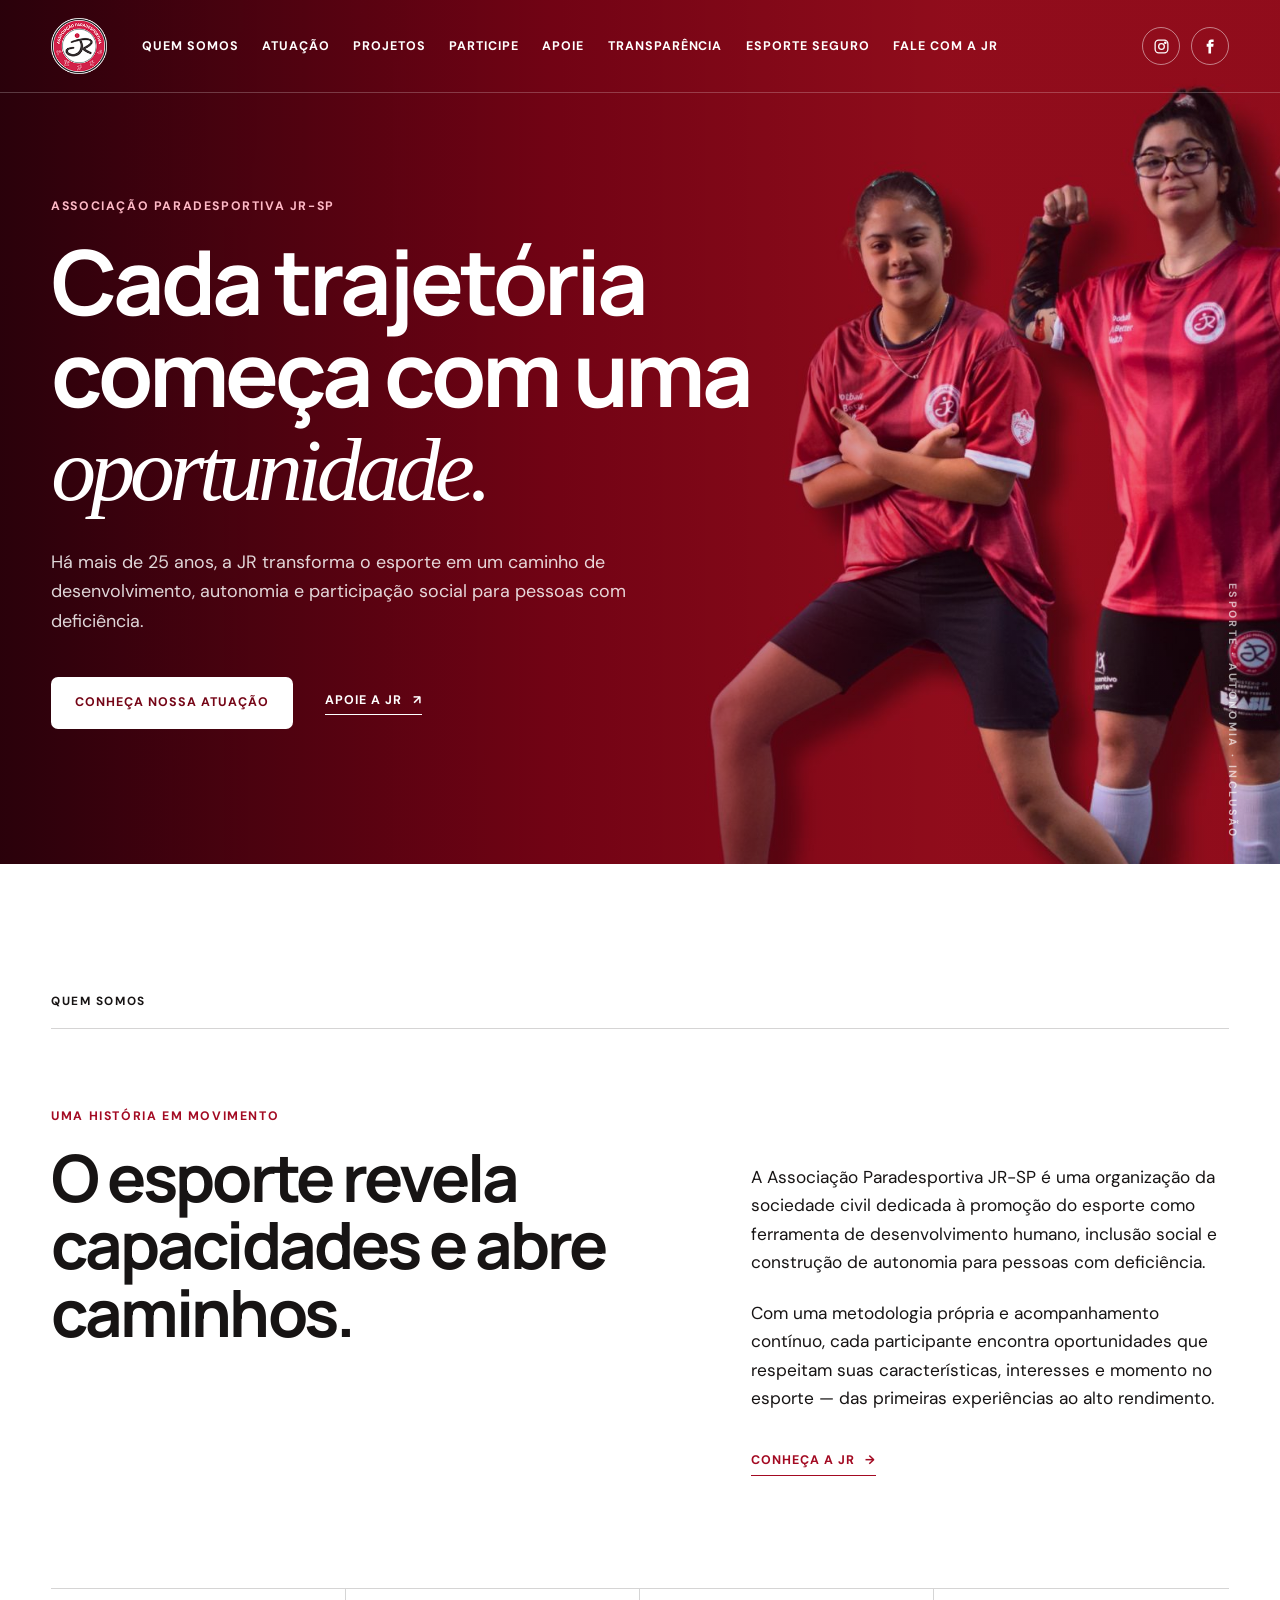
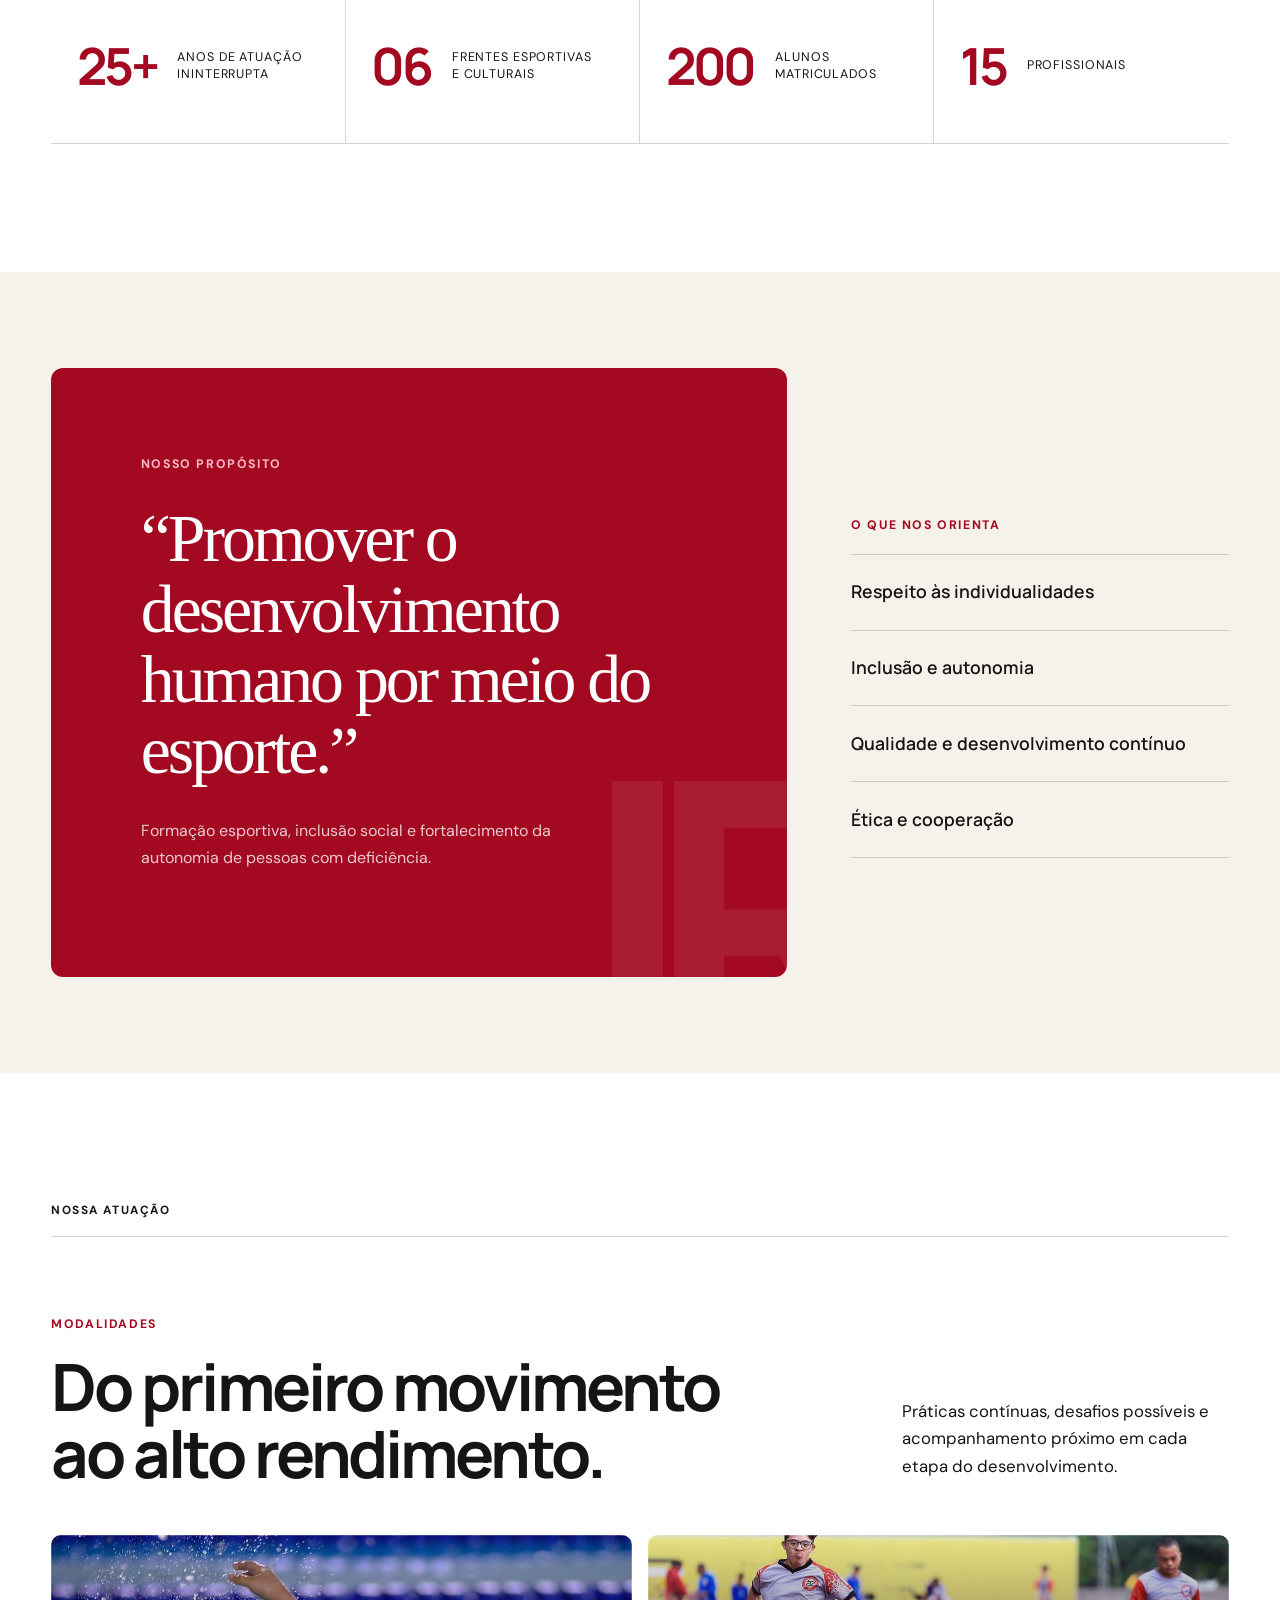
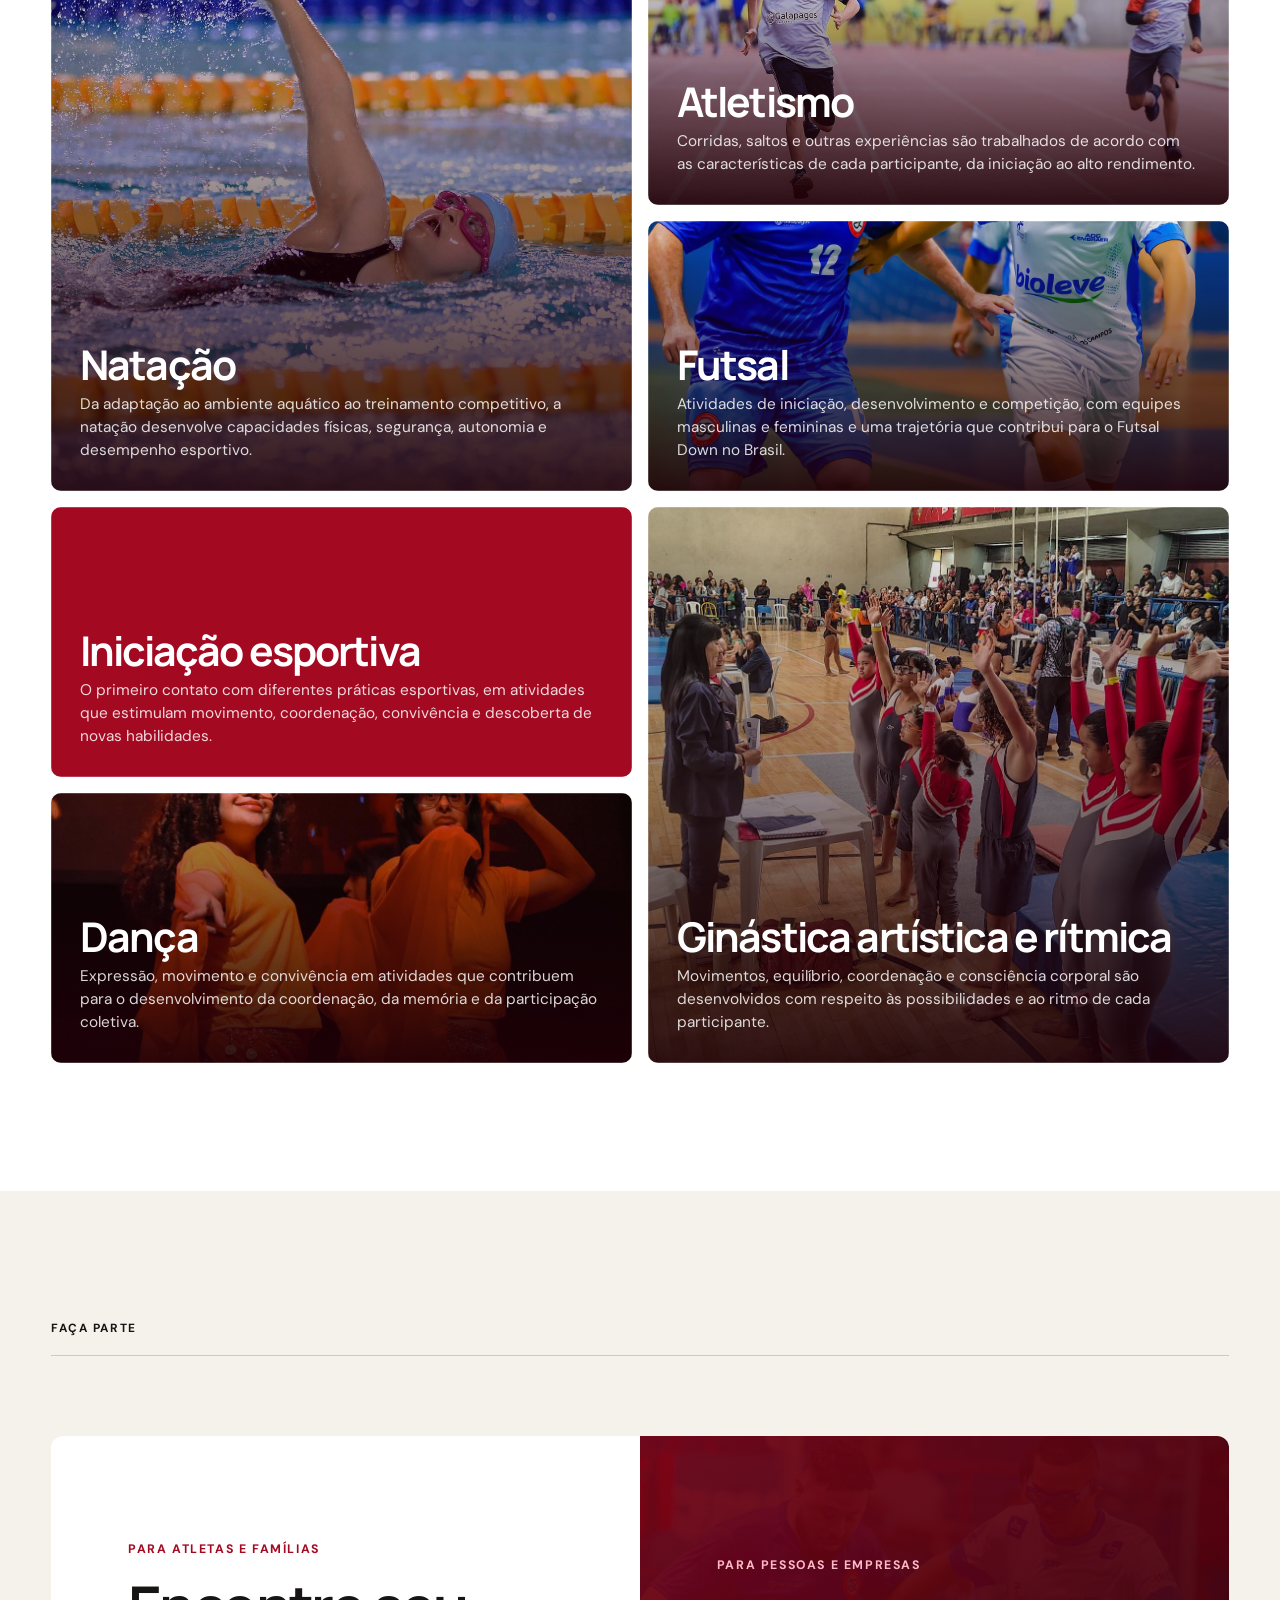
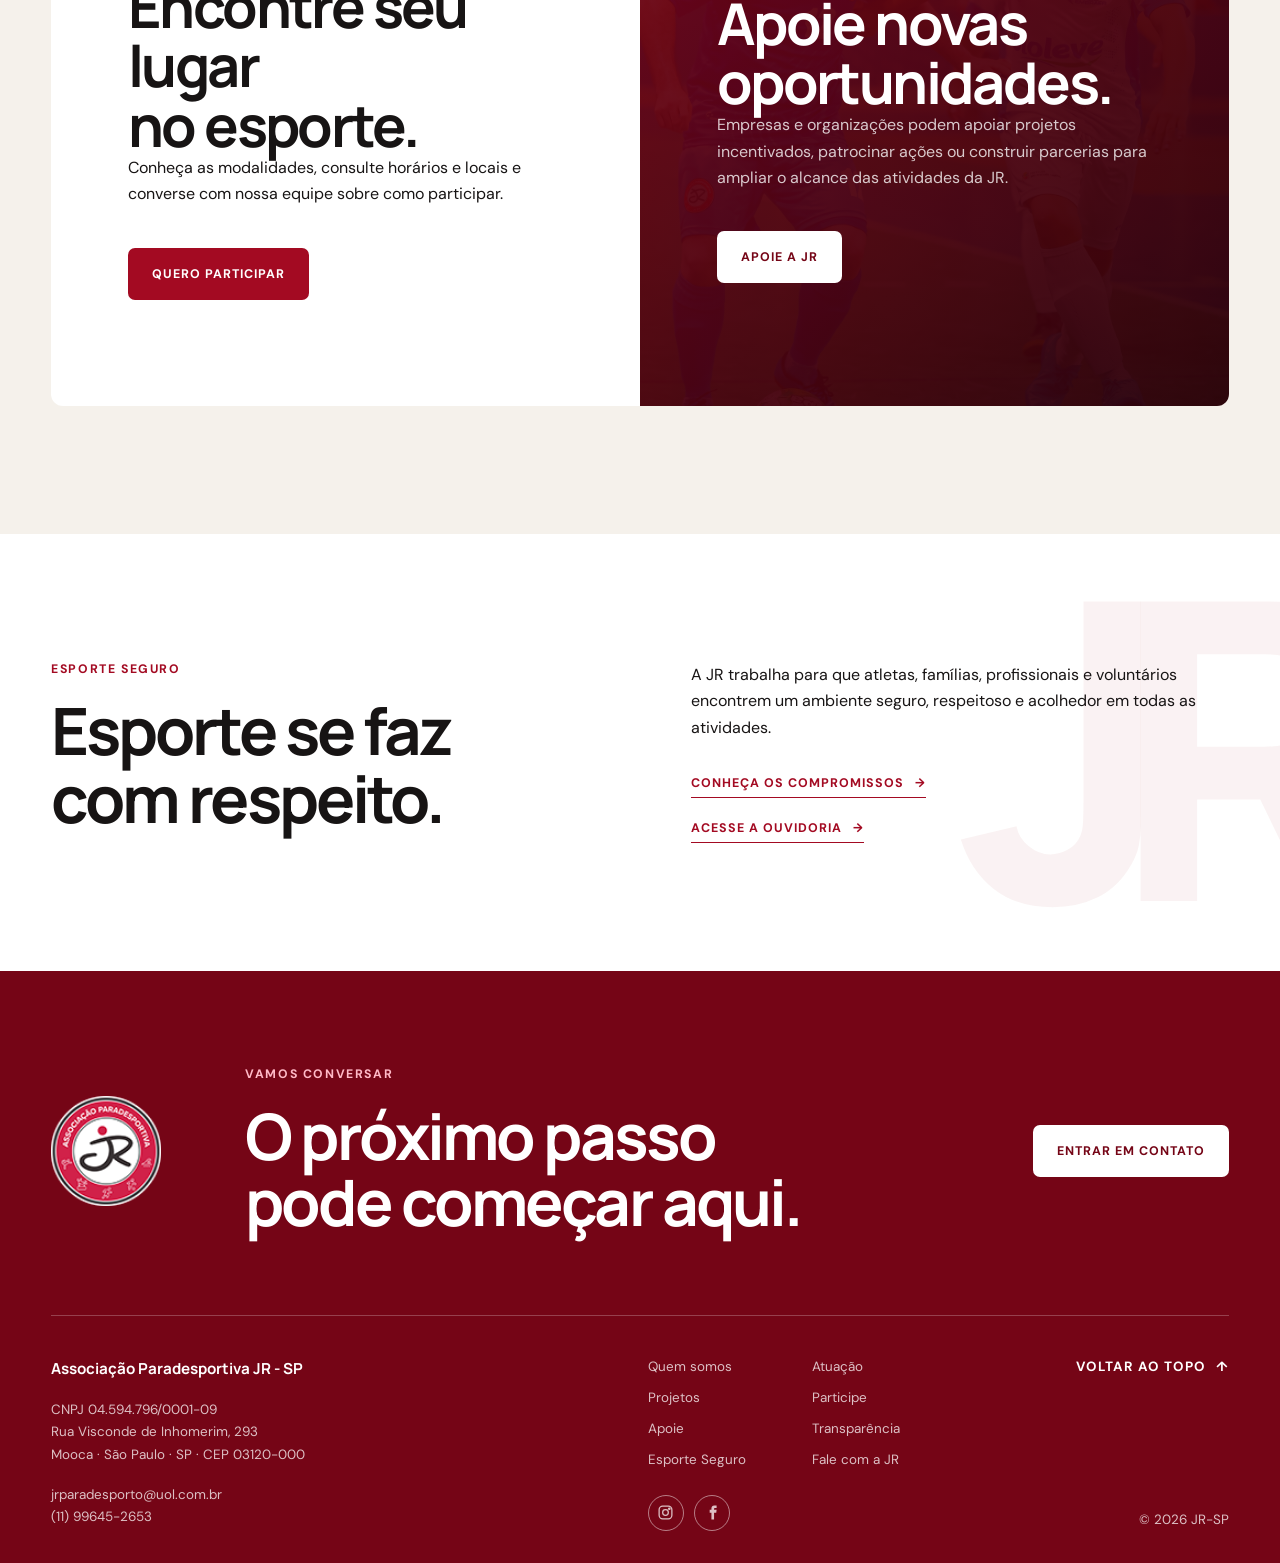
<file: index.html>
<!doctype html>
<html lang="pt-BR">
<head>
  <meta charset="utf-8">
  <meta name="viewport" content="width=device-width, initial-scale=1">
  <meta name="description" content="A Associação Paradesportiva JR-SP promove desenvolvimento humano, autonomia e inclusão por meio do esporte.">
  <title>Associação Paradesportiva JR-SP</title>
  <link rel="icon" href="assets/favicon.svg" type="image/svg+xml">
  <link rel="preconnect" href="https://fonts.googleapis.com">
  <link rel="preconnect" href="https://fonts.gstatic.com" crossorigin>
  <link href="https://fonts.googleapis.com/css2?family=DM+Sans:wght@400;500;600;700&family=Manrope:wght@500;600;700;800&display=swap" rel="stylesheet">
  <link rel="stylesheet" href="styles.css?v=6">
</head>
<body>
  <a class="skip-link" href="#conteudo">Ir para o conteúdo</a>

  <header class="site-header" id="inicio">
    <div class="nav-wrap">
      <a class="brand" href="#inicio" aria-label="JR-SP, início">
        <img src="assets/logo.png" alt="Associação Paradesportiva JR-SP" width="56" height="56">
      </a>
      <button class="menu-button" type="button" aria-expanded="false" aria-controls="menu-principal">
        <span></span><span></span><span></span><span class="sr-only">Abrir menu</span>
      </button>
      <nav id="menu-principal" aria-label="Navegação principal">
        <a href="quem-somos.html">Quem somos</a>
        <a href="atuacao.html">Atuação</a>
        <a href="projetos.html">Projetos</a>
        <a href="participe.html">Participe</a>
        <a href="apoie.html">Apoie</a>
        <a href="transparencia.html">Transparência</a>
          <a href="esporte-seguro.html">Esporte Seguro</a>
        <a href="fale-com-a-jr.html">Fale com a JR</a>
      </nav>
      <div class="header-socials" aria-label="Redes sociais">
        <a href="https://www.instagram.com/jrparadesporto/" target="_blank" rel="noopener noreferrer" aria-label="Instagram da JR-SP">
          <svg viewBox="0 0 24 24" aria-hidden="true"><rect x="3" y="3" width="18" height="18" rx="5"></rect><circle cx="12" cy="12" r="4"></circle><circle cx="17.4" cy="6.7" r="1"></circle></svg>
        </a>
        <a href="https://www.facebook.com/associacaoparadesportivajrsp" target="_blank" rel="noopener noreferrer" aria-label="Facebook da JR-SP">
          <svg viewBox="0 0 24 24" aria-hidden="true"><path d="M14.2 8.2V6.7c0-.8.5-1 1-1h2.6V2.1L14.7 2C11.3 2 10.5 4.1 10.5 6.2v2H8v4h2.5V22h3.7v-9.8h3.1l.5-4h-3.6Z"></path></svg>
        </a>
      </div>
    </div>
  </header>

  <main id="conteudo">
    <section class="hero" aria-labelledby="hero-title">
      <div class="hero-image" role="img" aria-label="Atletas da JR com uniforme vermelho"></div>
      <div class="hero-shade"></div>
      <div class="hero-content">
        <p class="eyebrow light">Associação Paradesportiva JR-SP</p>
        <h1 id="hero-title">Cada trajetória<br>começa com uma<br><em>oportunidade.</em></h1>
        <p class="hero-copy">Há mais de 25 anos, a JR transforma o esporte em um caminho de desenvolvimento, autonomia e participação social para pessoas com deficiência.</p>
        <div class="hero-actions">
          <a class="button button-light" href="atuacao.html">Conheça nossa atuação</a>
          <a class="text-link light-link" href="#participe">Apoie a JR <span aria-hidden="true">↗</span></a>
        </div>
      </div>
      <div class="hero-note" aria-hidden="true">ESPORTE · AUTONOMIA · INCLUSÃO</div>
    </section>

    <section class="intro section surface-white" id="quem-somos">
      <div class="section-label">Quem somos</div>
      <div class="intro-grid">
        <div>
          <p class="eyebrow">Uma história em movimento</p>
          <h2>O esporte revela capacidades e abre caminhos.</h2>
        </div>
        <div class="intro-copy">
          <p>A Associação Paradesportiva JR-SP é uma organização da sociedade civil dedicada à promoção do esporte como ferramenta de desenvolvimento humano, inclusão social e construção de autonomia para pessoas com deficiência.</p>
          <p>Com uma metodologia própria e acompanhamento contínuo, cada participante encontra oportunidades que respeitam suas características, interesses e momento no esporte — das primeiras experiências ao alto rendimento.</p>
          <a class="text-link dark-link" href="quem-somos.html">Conheça a JR <span aria-hidden="true">→</span></a>
        </div>
      </div>

      <div class="impact-strip" aria-label="Números de impacto">
        <article><strong>25+</strong><span>anos de atuação<br>ininterrupta</span></article>
        <article><strong>06</strong><span>frentes esportivas<br>e culturais</span></article>
        <article><strong>200</strong><span>alunos<br>matriculados</span></article>
        <article><strong>15</strong><span>profissionais</span></article>
      </div>
    </section>

    <section class="purpose section" id="proposito">
      <div class="purpose-panel">
        <p class="eyebrow light">Nosso propósito</p>
        <blockquote>“Promover o desenvolvimento humano por meio do esporte.”</blockquote>
        <p>Formação esportiva, inclusão social e fortalecimento da autonomia de pessoas com deficiência.</p>
      </div>
      <div class="purpose-values">
        <p class="eyebrow">O que nos orienta</p>
        <ul>
          <li>Respeito às individualidades</li>
          <li>Inclusão e autonomia</li>
          <li>Qualidade e desenvolvimento contínuo</li>
          <li>Ética e cooperação</li>
        </ul>
      </div>
    </section>

    <section class="sports section surface-white" id="atuacao">
      <div class="section-label">Nossa atuação</div>
      <div class="section-heading">
        <div>
          <p class="eyebrow">Modalidades</p>
          <h2>Do primeiro movimento<br>ao alto rendimento.</h2>
        </div>
        <p>Práticas contínuas, desafios possíveis e acompanhamento próximo em cada etapa do desenvolvimento.</p>
      </div>

      <div class="sports-grid">
        <article class="sport-card featured" style="--photo:url('assets/natacao.jpg')">
          <div><h3>Natação</h3><p>Da adaptação ao ambiente aquático ao treinamento competitivo, a natação desenvolve capacidades físicas, segurança, autonomia e desempenho esportivo.</p></div>
        </article>
        <article class="sport-card" style="--photo:url('assets/atletismo.jpg')">
          <div><h3>Atletismo</h3><p>Corridas, saltos e outras experiências são trabalhados de acordo com as características de cada participante, da iniciação ao alto rendimento.</p></div>
        </article>
        <article class="sport-card" style="--photo:url('assets/futsal.jpg')">
          <div><h3>Futsal</h3><p>Atividades de iniciação, desenvolvimento e competição, com equipes masculinas e femininas e uma trajetória que contribui para o Futsal Down no Brasil.</p></div>
        </article>
        <article class="sport-card text-card">
          <div><h3>Iniciação esportiva</h3><p>O primeiro contato com diferentes práticas esportivas, em atividades que estimulam movimento, coordenação, convivência e descoberta de novas habilidades.</p></div>
        </article>
        <article class="sport-card" style="--photo:url('assets/ginastica.jpg')">
          <div><h3>Ginástica artística e rítmica</h3><p>Movimentos, equilíbrio, coordenação e consciência corporal são desenvolvidos com respeito às possibilidades e ao ritmo de cada participante.</p></div>
        </article>
        <article class="sport-card featured" style="--photo:url('assets/danca.jpg')">
          <div><h3>Dança</h3><p>Expressão, movimento e convivência em atividades que contribuem para o desenvolvimento da coordenação, da memória e da participação coletiva.</p></div>
        </article>
      </div>
    </section>

    <section class="participate section" id="participe">
      <div class="section-label">Faça parte</div>
      <div class="participate-grid">
        <div id="participar">
          <p class="eyebrow">Para atletas e famílias</p>
          <h2>Encontre seu lugar<br>no esporte.</h2>
          <p>Conheça as modalidades, consulte horários e locais e converse com nossa equipe sobre como participar.</p>
          <a class="button button-red" href="participe.html">Quero participar</a>
        </div>
        <div class="support-card" id="apoiar">
          <p class="eyebrow light">Para pessoas e empresas</p>
          <h2>Apoie novas<br>oportunidades.</h2>
          <p>Empresas e organizações podem apoiar projetos incentivados, patrocinar ações ou construir parcerias para ampliar o alcance das atividades da JR.</p>
            <a class="button button-light" href="apoie.html">Apoie a JR</a>
        </div>
      </div>
    </section>

    <section class="safe-sport section" id="transparencia">
      <div class="safe-mark" aria-hidden="true">JR</div>
      <div>
        <p class="eyebrow">Esporte seguro</p>
        <h2>Esporte se faz<br>com respeito.</h2>
      </div>
      <div>
        <p>A JR trabalha para que atletas, famílias, profissionais e voluntários encontrem um ambiente seguro, respeitoso e acolhedor em todas as atividades.</p>
        <div class="safe-links">
          <a class="text-link dark-link" href="esporte-seguro.html">Conheça os compromissos <span>→</span></a>
          <a class="text-link dark-link" href="esporte-seguro.html#ouvidoria">Acesse a ouvidoria <span>→</span></a>
        </div>
      </div>
    </section>
  </main>

  <footer id="contato">
    <div class="footer-top">
      <img src="assets/logo.png" alt="Associação Paradesportiva JR-SP" width="110" height="110">
      <div>
        <p class="eyebrow light">Vamos conversar</p>
        <h2>O próximo passo<br>pode começar aqui.</h2>
      </div>
      <a class="button button-light" href="fale-com-a-jr.html">Entrar em contato</a>
    </div>
    <div class="footer-bottom">
      <div class="footer-identity">
        <p><strong>Associação Paradesportiva JR - SP</strong></p>
        <p>CNPJ 04.594.796/0001-09<br>Rua Visconde de Inhomerim, 293<br>Mooca · São Paulo · SP · CEP 03120-000</p>
        <p><a href="mailto:jrparadesporto@uol.com.br">jrparadesporto@uol.com.br</a><br><a href="tel:+5511996452653">(11) 99645-2653</a></p>
      </div>
      <div class="footer-navigation">
        <nav aria-label="Navegação do rodapé">
          <a href="quem-somos.html">Quem somos</a>
          <a href="atuacao.html">Atuação</a>
          <a href="projetos.html">Projetos</a>
          <a href="participe.html">Participe</a>
          <a href="apoie.html">Apoie</a>
          <a href="transparencia.html">Transparência</a>
          <a href="esporte-seguro.html">Esporte Seguro</a>
          <a href="fale-com-a-jr.html">Fale com a JR</a>
        </nav>
        <div class="footer-socials" aria-label="Redes sociais">
          <a href="https://www.instagram.com/jrparadesporto/" target="_blank" rel="noopener noreferrer" aria-label="Instagram da JR-SP">
            <svg viewBox="0 0 24 24" aria-hidden="true"><rect x="3" y="3" width="18" height="18" rx="5"></rect><circle cx="12" cy="12" r="4"></circle><circle cx="17.4" cy="6.7" r="1"></circle></svg>
          </a>
          <a href="https://www.facebook.com/associacaoparadesportivajrsp" target="_blank" rel="noopener noreferrer" aria-label="Facebook da JR-SP">
            <svg viewBox="0 0 24 24" aria-hidden="true"><path d="M14.2 8.2V6.7c0-.8.5-1 1-1h2.6V2.1L14.7 2C11.3 2 10.5 4.1 10.5 6.2v2H8v4h2.5V22h3.7v-9.8h3.1l.5-4h-3.6Z"></path></svg>
          </a>
        </div>
      </div>
      <div class="footer-return">
        <a class="back-to-top" href="#inicio">Voltar ao topo <span aria-hidden="true">↑</span></a>
        <p class="copyright">© 2026 JR-SP</p>
      </div>
    </div>
  </footer>

  <script src="script.js"></script>
</body>
</html>
</file>
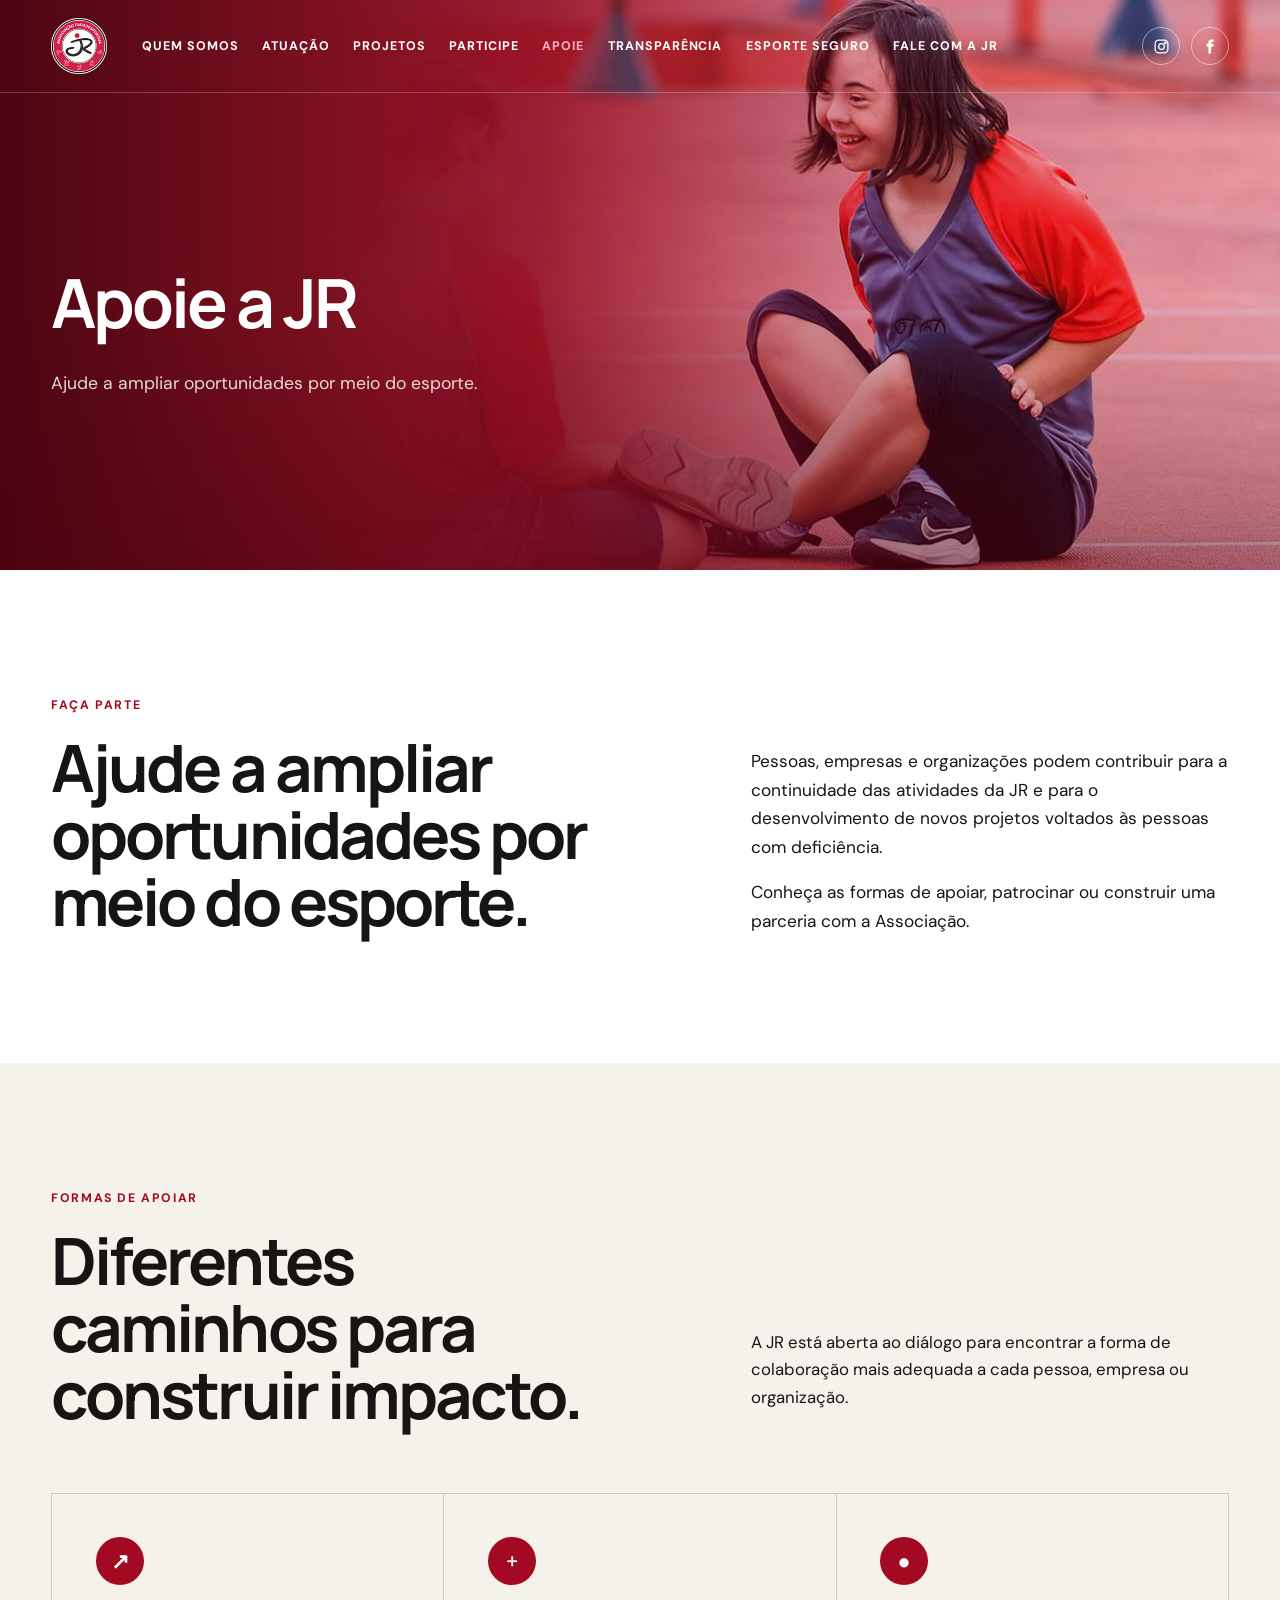
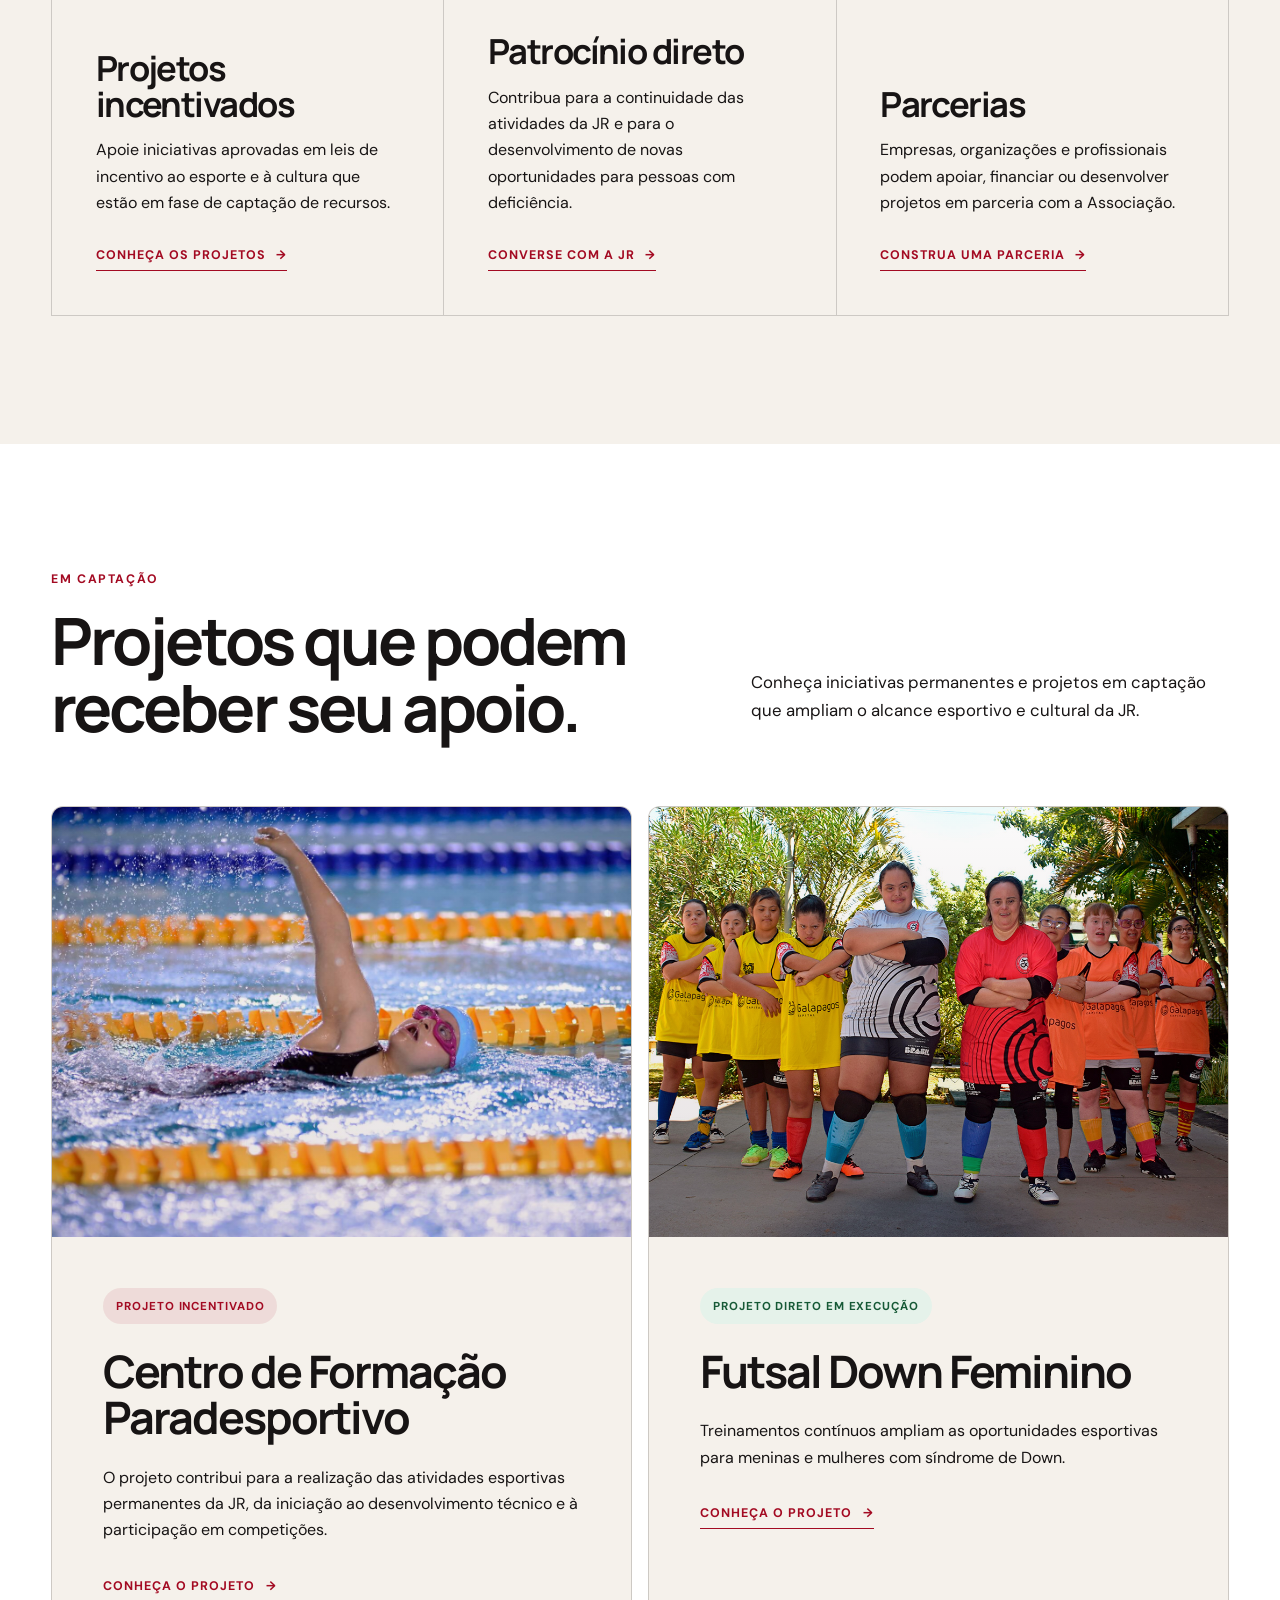
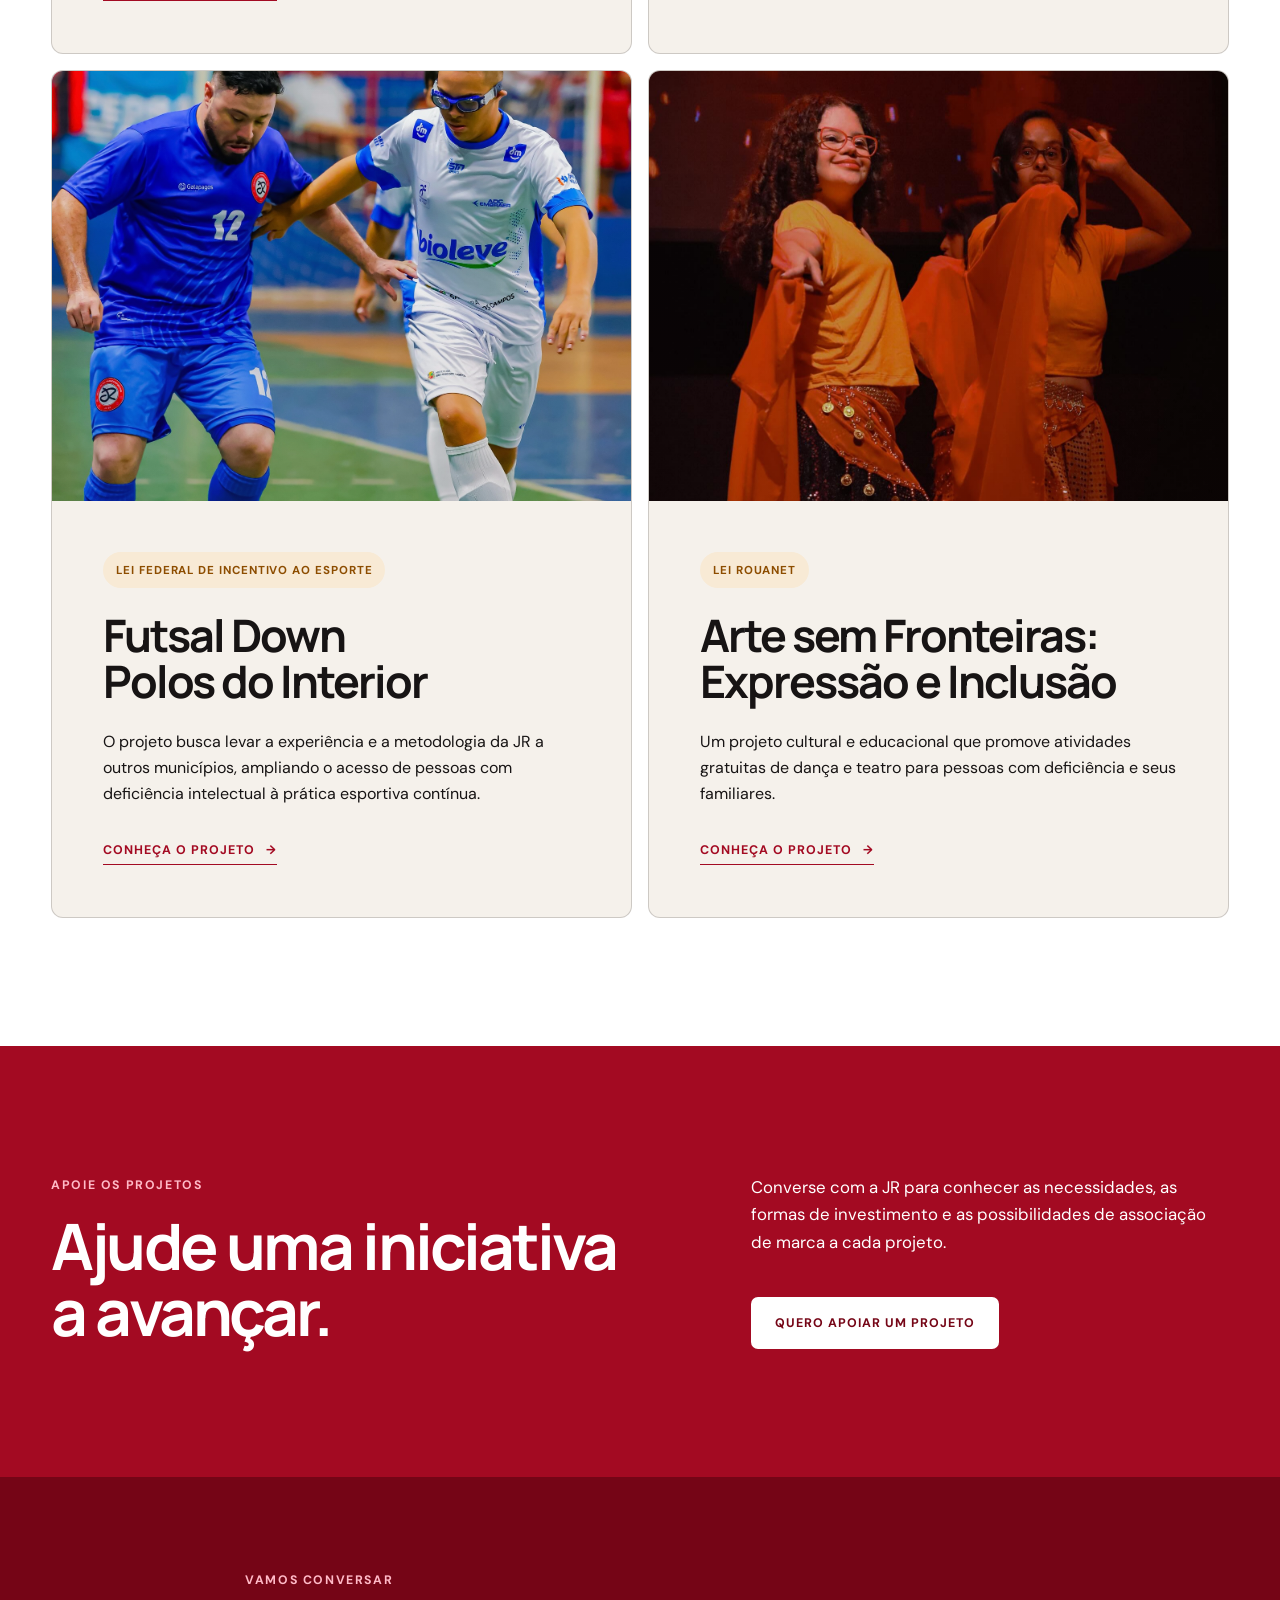
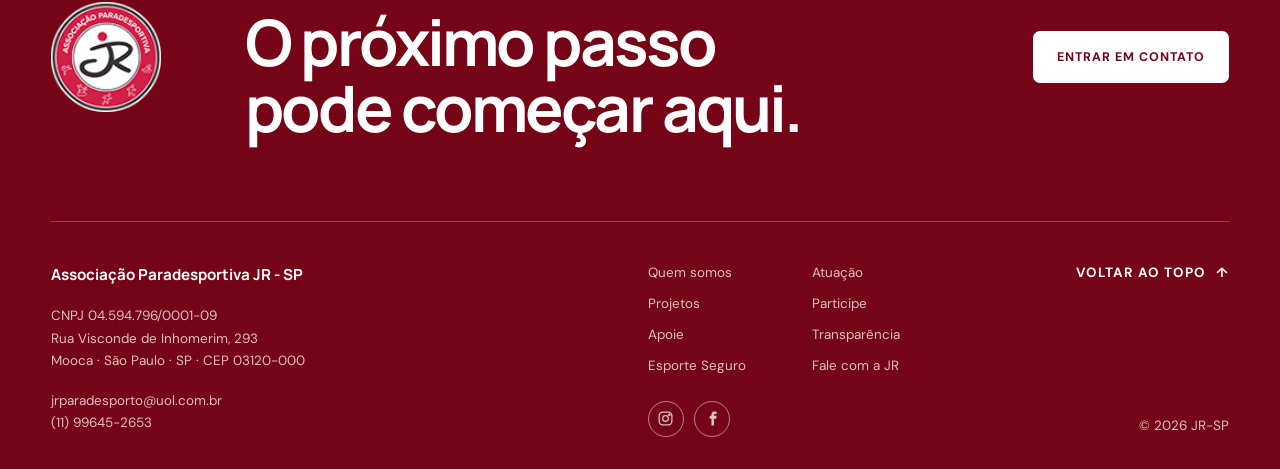
<file: apoie.html>
<!doctype html>
<html lang="pt-BR">
<head>
  <meta charset="utf-8">
  <meta name="viewport" content="width=device-width, initial-scale=1">
  <meta name="description" content="Conheça as formas de apoiar, patrocinar ou construir uma parceria com a Associação Paradesportiva JR-SP.">
  <title>Apoie | Associação Paradesportiva JR-SP</title>
  <link rel="icon" href="assets/favicon.svg" type="image/svg+xml">
  <link rel="preconnect" href="https://fonts.googleapis.com">
  <link rel="preconnect" href="https://fonts.gstatic.com" crossorigin>
  <link href="https://fonts.googleapis.com/css2?family=DM+Sans:wght@400;500;600;700&family=Manrope:wght@500;600;700;800&display=swap" rel="stylesheet">
  <link rel="stylesheet" href="styles.css?v=6">
</head>
<body class="inner-page support-page">
  <a class="skip-link" href="#conteudo">Ir para o conteúdo</a>

  <header class="site-header solid-header" id="inicio">
    <div class="nav-wrap">
      <a class="brand" href="index.html" aria-label="JR-SP, início">
        <img src="assets/logo.png" alt="Associação Paradesportiva JR-SP" width="56" height="56">
      </a>
      <button class="menu-button" type="button" aria-expanded="false" aria-controls="menu-principal">
        <span></span><span></span><span></span><span class="sr-only">Abrir menu</span>
      </button>
      <nav id="menu-principal" aria-label="Navegação principal">
        <a href="quem-somos.html">Quem somos</a>
        <a href="atuacao.html">Atuação</a>
        <a href="projetos.html">Projetos</a>
        <a href="participe.html">Participe</a>
        <a class="active" href="apoie.html" aria-current="page">Apoie</a>
        <a href="transparencia.html">Transparência</a>
          <a href="esporte-seguro.html">Esporte Seguro</a>
        <a href="fale-com-a-jr.html">Fale com a JR</a>
      </nav>
      <div class="header-socials" aria-label="Redes sociais">
        <a href="https://www.instagram.com/jrparadesporto/" target="_blank" rel="noopener noreferrer" aria-label="Instagram da JR-SP">
          <svg viewBox="0 0 24 24" aria-hidden="true"><rect x="3" y="3" width="18" height="18" rx="5"></rect><circle cx="12" cy="12" r="4"></circle><circle cx="17.4" cy="6.7" r="1"></circle></svg>
        </a>
        <a href="https://www.facebook.com/associacaoparadesportivajrsp" target="_blank" rel="noopener noreferrer" aria-label="Facebook da JR-SP">
          <svg viewBox="0 0 24 24" aria-hidden="true"><path d="M14.2 8.2V6.7c0-.8.5-1 1-1h2.6V2.1L14.7 2C11.3 2 10.5 4.1 10.5 6.2v2H8v4h2.5V22h3.7v-9.8h3.1l.5-4h-3.6Z"></path></svg>
        </a>
      </div>
    </div>
  </header>

  <main id="conteudo">
    <section class="support-hero">
      <div class="support-hero-copy">
        <h1>Apoie a JR</h1>
        <p>Ajude a ampliar oportunidades por meio do esporte.</p>
      </div>
    </section>

    <section class="support-intro section surface-white">
      <div>
        <p class="eyebrow">Faça parte</p>
        <h2>Ajude a ampliar oportunidades por meio do esporte.</h2>
      </div>
      <div>
        <p>Pessoas, empresas e organizações podem contribuir para a continuidade das atividades da JR e para o desenvolvimento de novos projetos voltados às pessoas com deficiência.</p>
        <p>Conheça as formas de apoiar, patrocinar ou construir uma parceria com a Associação.</p>
      </div>
    </section>

    <section class="support-options section" aria-labelledby="formas-title">
      <div class="support-options-head">
        <div>
          <p class="eyebrow">Formas de apoiar</p>
          <h2 id="formas-title">Diferentes caminhos para construir impacto.</h2>
        </div>
        <p>A JR está aberta ao diálogo para encontrar a forma de colaboração mais adequada a cada pessoa, empresa ou organização.</p>
      </div>
      <div class="support-options-grid">
        <article>
          <span class="support-icon" aria-hidden="true">↗</span>
          <h3>Projetos incentivados</h3>
          <p>Apoie iniciativas aprovadas em leis de incentivo ao esporte e à cultura que estão em fase de captação de recursos.</p>
          <a class="text-link dark-link" href="#captacao">Conheça os projetos <span>→</span></a>
        </article>
        <article>
          <span class="support-icon" aria-hidden="true">+</span>
          <h3>Patrocínio direto</h3>
          <p>Contribua para a continuidade das atividades da JR e para o desenvolvimento de novas oportunidades para pessoas com deficiência.</p>
          <a class="text-link dark-link" href="mailto:jrparadesporto@uol.com.br">Converse com a JR <span>→</span></a>
        </article>
        <article>
          <span class="support-icon" aria-hidden="true">●</span>
          <h3>Parcerias</h3>
          <p>Empresas, organizações e profissionais podem apoiar, financiar ou desenvolver projetos em parceria com a Associação.</p>
          <a class="text-link dark-link" href="mailto:jrparadesporto@uol.com.br">Construa uma parceria <span>→</span></a>
        </article>
      </div>
    </section>

    <section class="funding-projects section surface-white" id="captacao" aria-labelledby="captacao-title">
      <div class="funding-head">
        <div>
          <p class="eyebrow">Em captação</p>
          <h2 id="captacao-title">Projetos que podem receber seu apoio.</h2>
        </div>
        <p>Conheça iniciativas permanentes e projetos em captação que ampliam o alcance esportivo e cultural da JR.</p>
      </div>
      <div class="funding-grid">
        <article>
          <div class="funding-photo funding-center" role="img" aria-label="Atividade de natação da JR"></div>
          <div class="funding-copy">
            <p class="project-status">Projeto incentivado</p>
            <h3>Centro de Formação Paradesportivo</h3>
            <p>O projeto contribui para a realização das atividades esportivas permanentes da JR, da iniciação ao desenvolvimento técnico e à participação em competições.</p>
            <a class="text-link dark-link" href="projetos.html#centro-title">Conheça o projeto <span>→</span></a>
          </div>
        </article>
        <article>
          <div class="funding-photo funding-women" role="img" aria-label="Equipe feminina de Futsal Down da JR"></div>
          <div class="funding-copy">
            <p class="project-status running">Projeto direto em execução</p>
            <h3>Futsal Down Feminino</h3>
            <p>Treinamentos contínuos ampliam as oportunidades esportivas para meninas e mulheres com síndrome de Down.</p>
            <a class="text-link dark-link" href="projetos.html#futsal-feminino-title">Conheça o projeto <span>→</span></a>
          </div>
        </article>
        <article>
          <div class="funding-photo funding-football" role="img" aria-label="Jogadores durante uma partida de futsal"></div>
          <div class="funding-copy">
            <p class="project-status funding">Lei Federal de Incentivo ao Esporte</p>
            <h3>Futsal Down<br>Polos do Interior</h3>
            <p>O projeto busca levar a experiência e a metodologia da JR a outros municípios, ampliando o acesso de pessoas com deficiência intelectual à prática esportiva contínua.</p>
            <a class="text-link dark-link" href="projetos.html#polos-title">Conheça o projeto <span>→</span></a>
          </div>
        </article>
        <article>
          <div class="funding-photo funding-art" role="img" aria-label="Atividade de dança da JR"></div>
          <div class="funding-copy">
            <p class="project-status funding">Lei Rouanet</p>
            <h3>Arte sem Fronteiras:<br>Expressão e Inclusão</h3>
            <p>Um projeto cultural e educacional que promove atividades gratuitas de dança e teatro para pessoas com deficiência e seus familiares.</p>
            <a class="text-link dark-link" href="projetos.html#arte-title">Conheça o projeto <span>→</span></a>
          </div>
        </article>
      </div>
    </section>

    <section class="support-partners section">
      <div>
        <p class="eyebrow light">Apoie os projetos</p>
        <h2>Ajude uma iniciativa a avançar.</h2>
      </div>
      <div>
        <p>Converse com a JR para conhecer as necessidades, as formas de investimento e as possibilidades de associação de marca a cada projeto.</p>
        <a class="button button-light" href="mailto:jrparadesporto@uol.com.br?subject=Quero%20apoiar%20um%20projeto%20da%20JR">Quero apoiar um projeto</a>
      </div>
    </section>
  </main>

  <footer id="contato">
    <div class="footer-top">
      <img src="assets/logo.png" alt="Associação Paradesportiva JR-SP" width="110" height="110">
      <div>
        <p class="eyebrow light">Vamos conversar</p>
        <h2>O próximo passo<br>pode começar aqui.</h2>
      </div>
      <a class="button button-light" href="fale-com-a-jr.html">Entrar em contato</a>
    </div>
    <div class="footer-bottom">
      <div class="footer-identity">
        <p><strong>Associação Paradesportiva JR - SP</strong></p>
        <p>CNPJ 04.594.796/0001-09<br>Rua Visconde de Inhomerim, 293<br>Mooca · São Paulo · SP · CEP 03120-000</p>
        <p><a href="mailto:jrparadesporto@uol.com.br">jrparadesporto@uol.com.br</a><br><a href="tel:+5511996452653">(11) 99645-2653</a></p>
      </div>
      <div class="footer-navigation">
        <nav aria-label="Navegação do rodapé">
          <a href="quem-somos.html">Quem somos</a>
          <a href="atuacao.html">Atuação</a>
          <a href="projetos.html">Projetos</a>
          <a href="participe.html">Participe</a>
          <a href="apoie.html">Apoie</a>
          <a href="transparencia.html">Transparência</a>
          <a href="esporte-seguro.html">Esporte Seguro</a>
          <a href="fale-com-a-jr.html">Fale com a JR</a>
        </nav>
        <div class="footer-socials" aria-label="Redes sociais">
          <a href="https://www.instagram.com/jrparadesporto/" target="_blank" rel="noopener noreferrer" aria-label="Instagram da JR-SP">
            <svg viewBox="0 0 24 24" aria-hidden="true"><rect x="3" y="3" width="18" height="18" rx="5"></rect><circle cx="12" cy="12" r="4"></circle><circle cx="17.4" cy="6.7" r="1"></circle></svg>
          </a>
          <a href="https://www.facebook.com/associacaoparadesportivajrsp" target="_blank" rel="noopener noreferrer" aria-label="Facebook da JR-SP">
            <svg viewBox="0 0 24 24" aria-hidden="true"><path d="M14.2 8.2V6.7c0-.8.5-1 1-1h2.6V2.1L14.7 2C11.3 2 10.5 4.1 10.5 6.2v2H8v4h2.5V22h3.7v-9.8h3.1l.5-4h-3.6Z"></path></svg>
          </a>
        </div>
      </div>
      <div class="footer-return">
        <a class="back-to-top" href="#inicio">Voltar ao topo <span aria-hidden="true">↑</span></a>
        <p class="copyright">© 2026 JR-SP</p>
      </div>
    </div>
  </footer>

  <script src="script.js"></script>
</body>
</html>
</file>
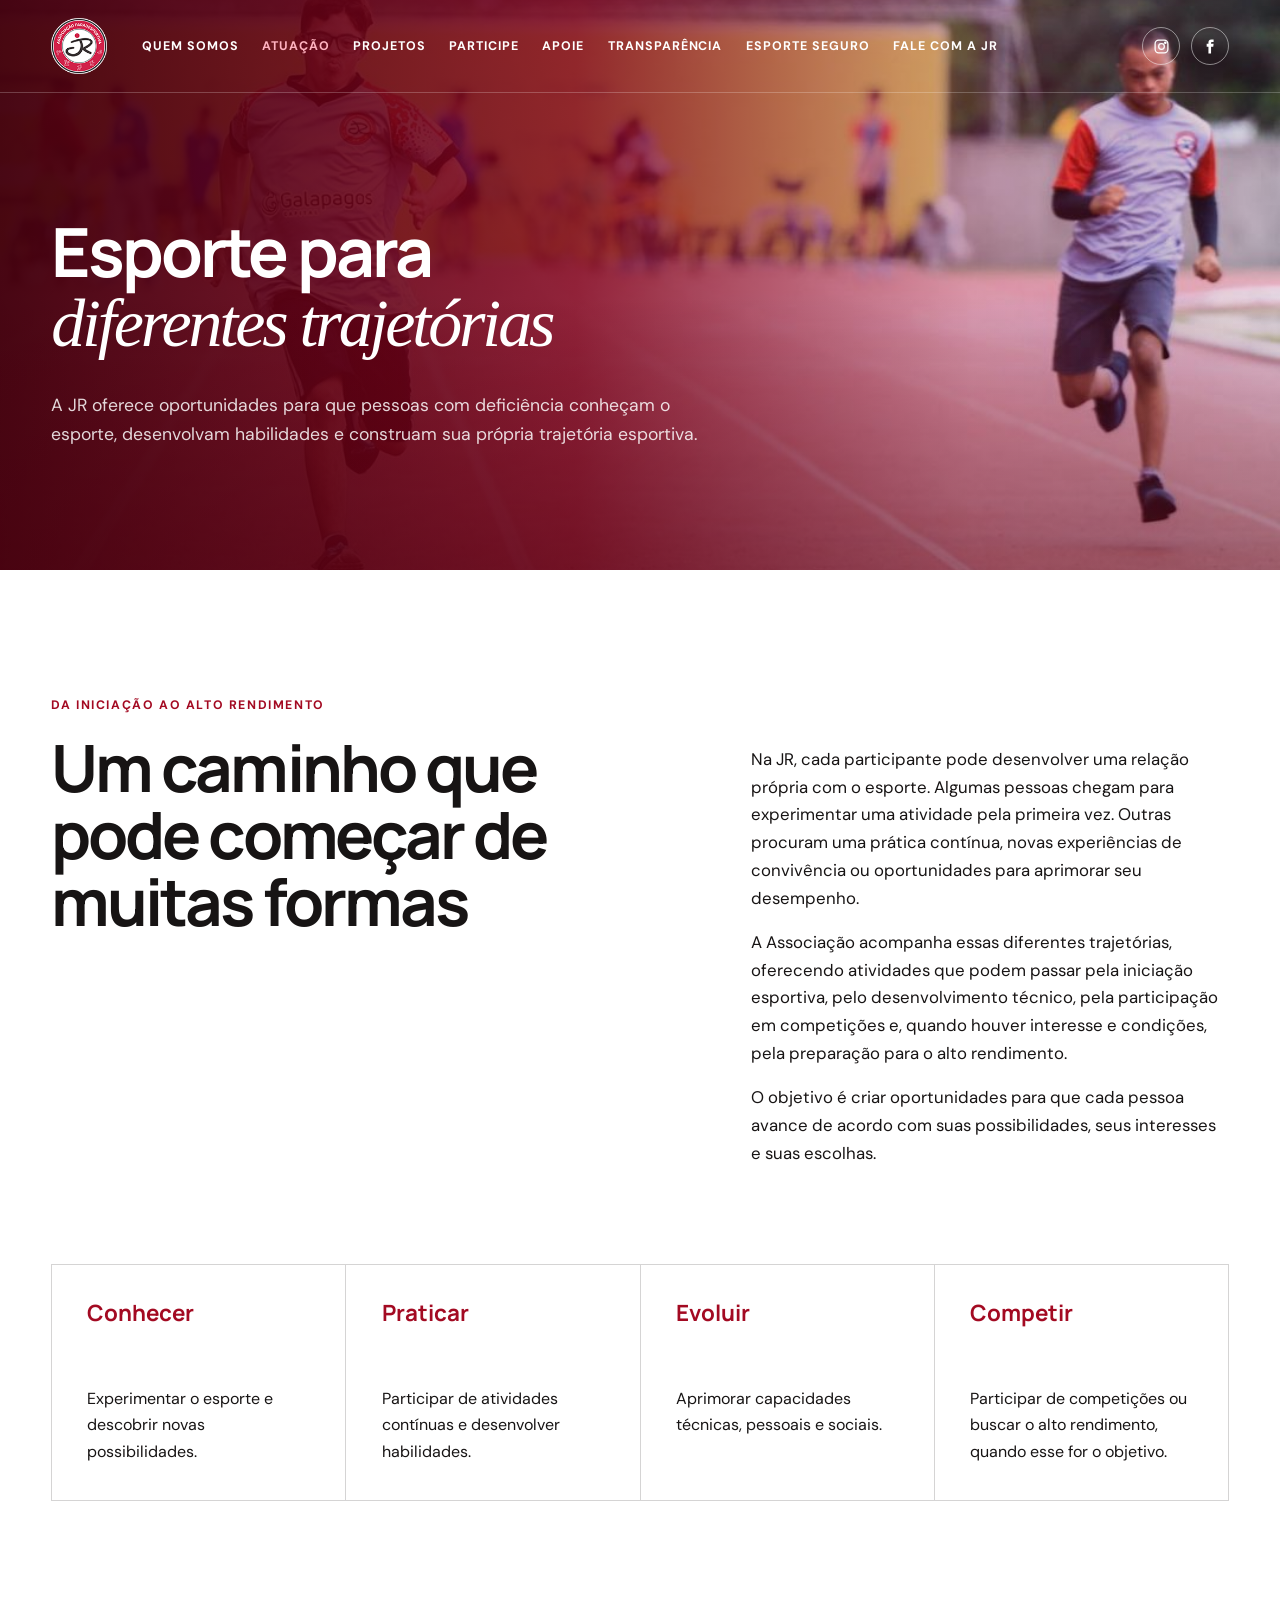
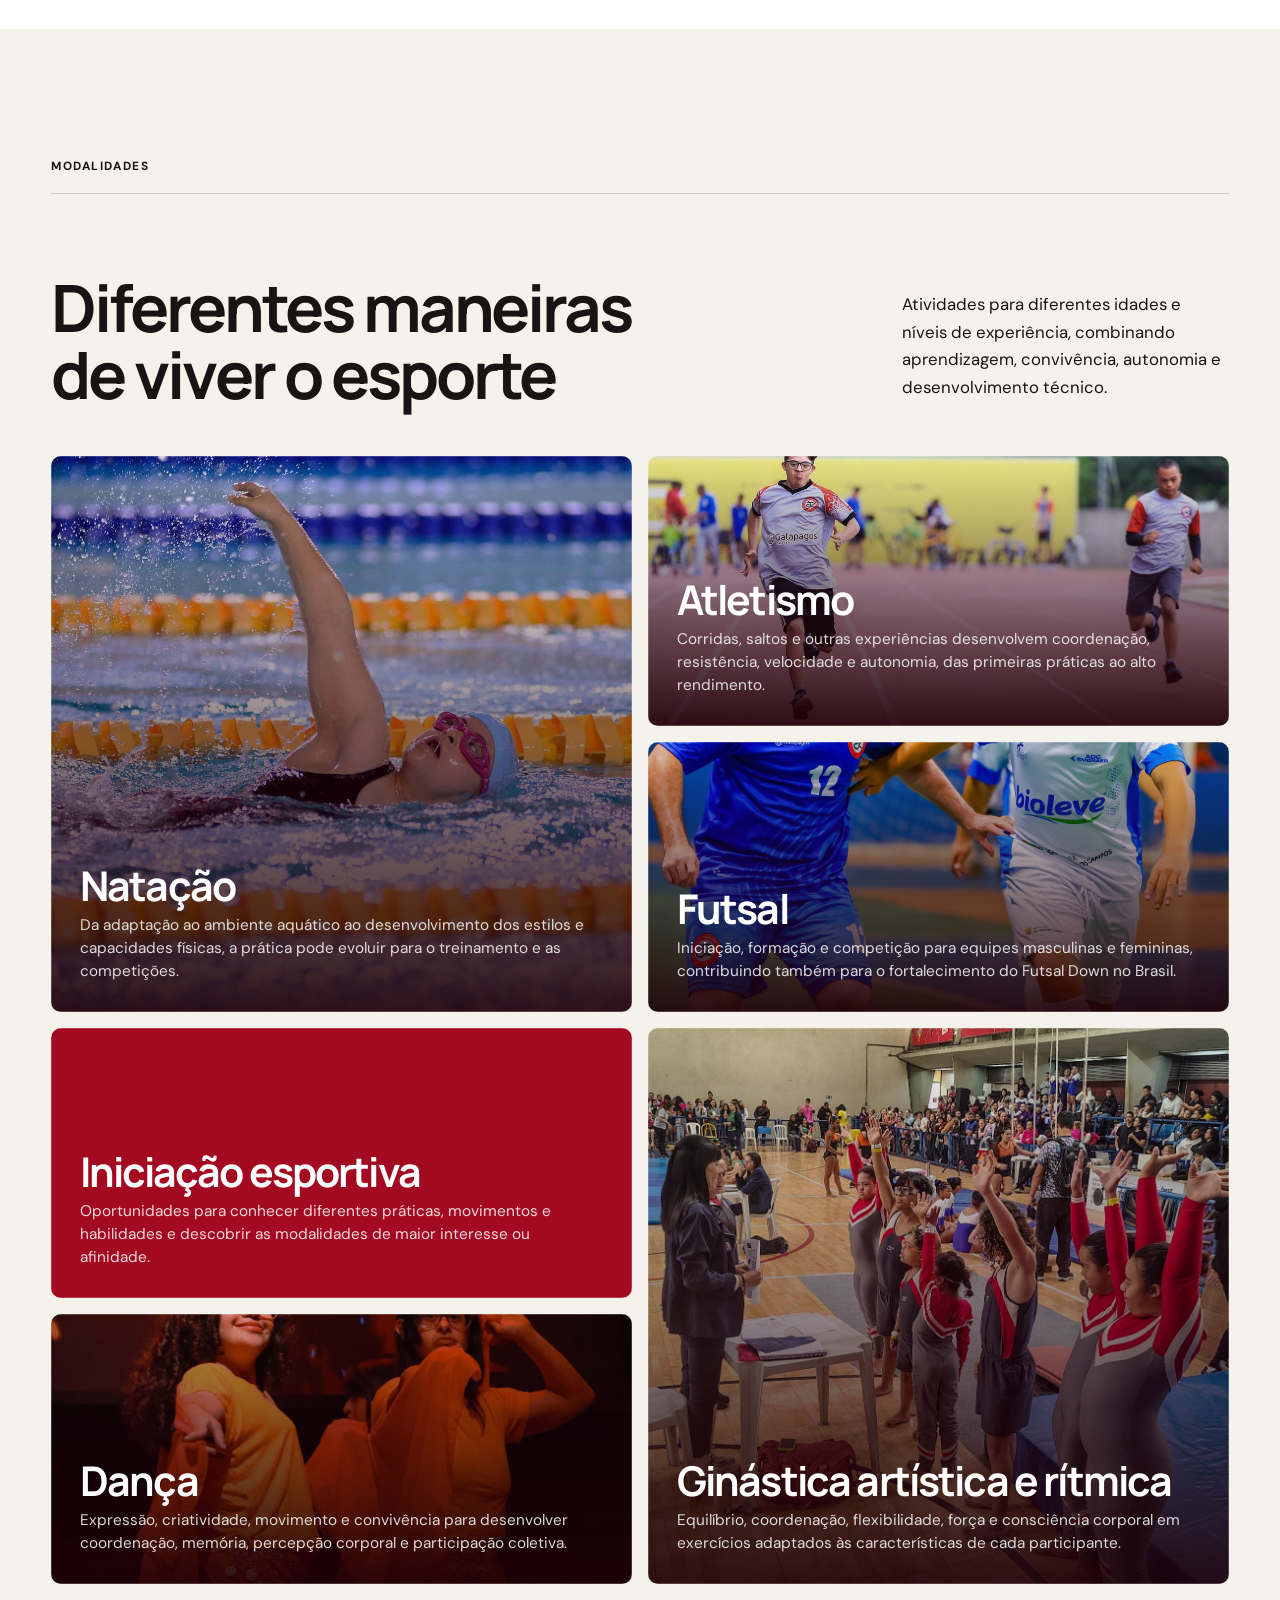
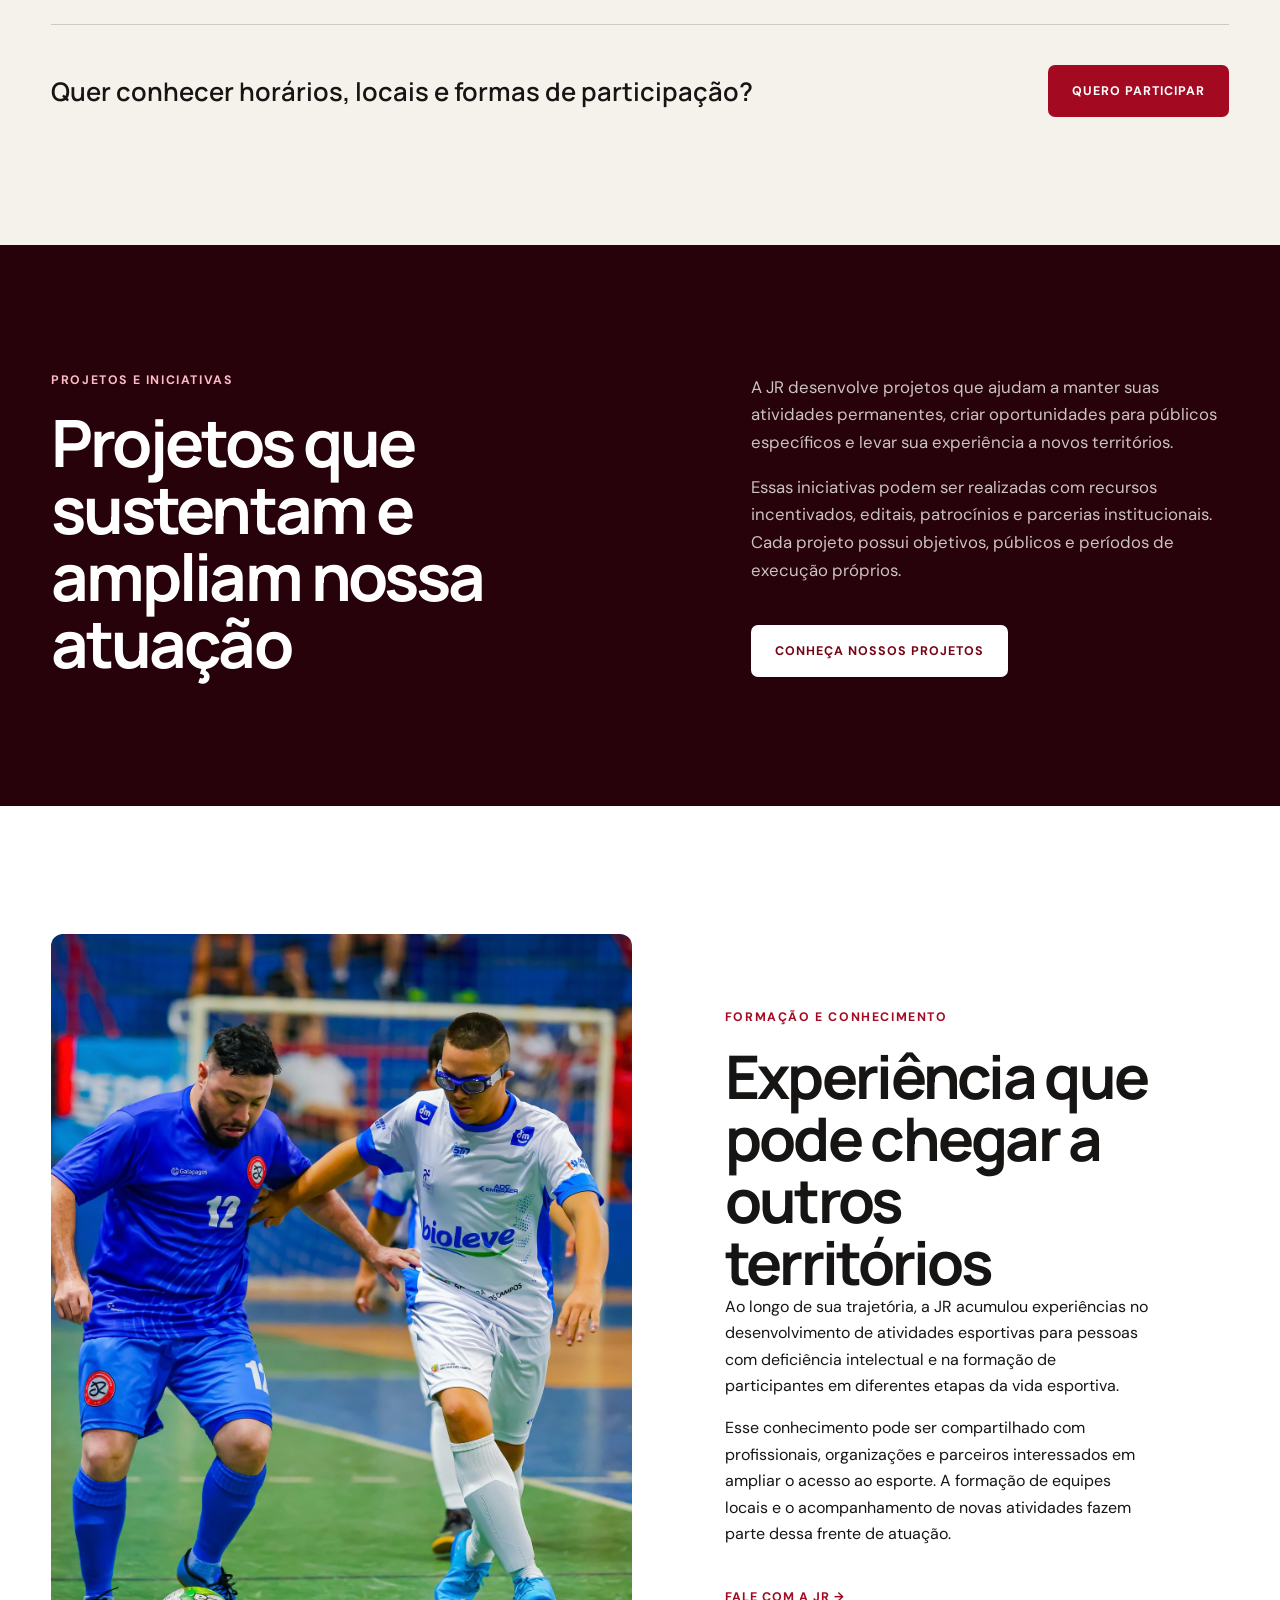
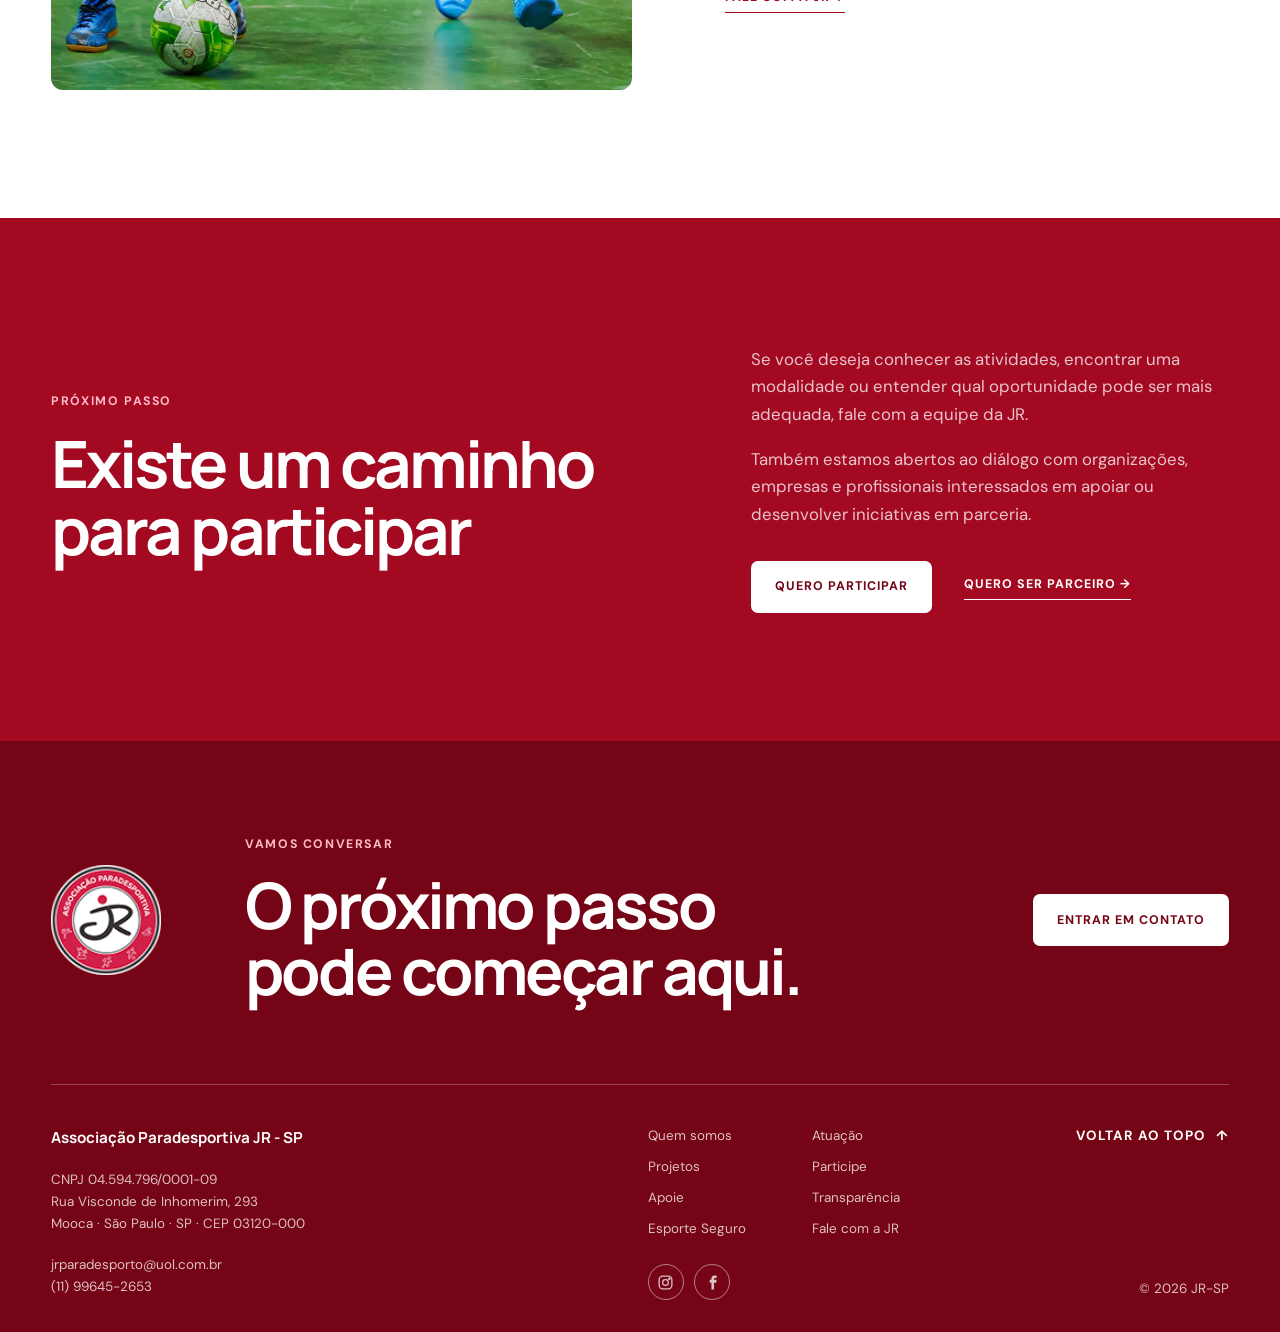
<file: atuacao.html>
<!doctype html>
<html lang="pt-BR">
<head>
  <meta charset="utf-8">
  <meta name="viewport" content="width=device-width, initial-scale=1">
  <meta name="description" content="Conheça os percursos, modalidades e frentes de atuação da Associação Paradesportiva JR-SP.">
  <title>Atuação | Associação Paradesportiva JR-SP</title>
  <link rel="icon" href="assets/favicon.svg" type="image/svg+xml">
  <link rel="preconnect" href="https://fonts.googleapis.com">
  <link rel="preconnect" href="https://fonts.gstatic.com" crossorigin>
  <link href="https://fonts.googleapis.com/css2?family=DM+Sans:wght@400;500;600;700&family=Manrope:wght@500;600;700;800&display=swap" rel="stylesheet">
  <link rel="stylesheet" href="styles.css?v=6">
</head>
<body class="inner-page">
  <a class="skip-link" href="#conteudo">Ir para o conteúdo</a>
  <header class="site-header solid-header" id="inicio">
    <div class="nav-wrap">
      <a class="brand" href="index.html" aria-label="JR-SP, início"><img src="assets/logo.png" alt="Associação Paradesportiva JR-SP" width="56" height="56"></a>
      <button class="menu-button" type="button" aria-expanded="false" aria-controls="menu-principal"><span></span><span></span><span></span><span class="sr-only">Abrir menu</span></button>
      <nav id="menu-principal" aria-label="Navegação principal">
        <a href="quem-somos.html">Quem somos</a>
        <a class="active" href="atuacao.html" aria-current="page">Atuação</a>
        <a href="projetos.html">Projetos</a>
        <a href="participe.html">Participe</a>
        <a href="apoie.html">Apoie</a>
        <a href="transparencia.html">Transparência</a>
        <a href="esporte-seguro.html">Esporte Seguro</a>
        <a href="fale-com-a-jr.html">Fale com a JR</a>
      </nav>
      <div class="header-socials" aria-label="Redes sociais">
        <a href="https://www.instagram.com/jrparadesporto/" target="_blank" rel="noopener noreferrer" aria-label="Instagram da JR-SP"><svg viewBox="0 0 24 24" aria-hidden="true"><rect x="3" y="3" width="18" height="18" rx="5"></rect><circle cx="12" cy="12" r="4"></circle><circle cx="17.4" cy="6.7" r="1"></circle></svg></a>
        <a href="https://www.facebook.com/associacaoparadesportivajrsp" target="_blank" rel="noopener noreferrer" aria-label="Facebook da JR-SP"><svg viewBox="0 0 24 24" aria-hidden="true"><path d="M14.2 8.2V6.7c0-.8.5-1 1-1h2.6V2.1L14.7 2C11.3 2 10.5 4.1 10.5 6.2v2H8v4h2.5V22h3.7v-9.8h3.1l.5-4h-3.6Z"></path></svg></a>
      </div>
    </div>
  </header>

  <main id="conteudo">
    <section class="action-hero">
      <div class="action-hero-copy">
        <h1>Esporte para<br><em>diferentes trajetórias</em></h1>
        <p>A JR oferece oportunidades para que pessoas com deficiência conheçam o esporte, desenvolvam habilidades e construam sua própria trajetória esportiva.</p>
      </div>
    </section>

    <section class="pathways section surface-white">
      <div class="pathways-intro">
        <div><p class="eyebrow">Da iniciação ao alto rendimento</p><h2>Um caminho que pode começar de muitas formas</h2></div>
        <div>
          <p>Na JR, cada participante pode desenvolver uma relação própria com o esporte. Algumas pessoas chegam para experimentar uma atividade pela primeira vez. Outras procuram uma prática contínua, novas experiências de convivência ou oportunidades para aprimorar seu desempenho.</p>
          <p>A Associação acompanha essas diferentes trajetórias, oferecendo atividades que podem passar pela iniciação esportiva, pelo desenvolvimento técnico, pela participação em competições e, quando houver interesse e condições, pela preparação para o alto rendimento.</p>
          <p>O objetivo é criar oportunidades para que cada pessoa avance de acordo com suas possibilidades, seus interesses e suas escolhas.</p>
        </div>
      </div>
      <div class="pathway-steps">
        <article><span>Conhecer</span><p>Experimentar o esporte e descobrir novas possibilidades.</p></article>
        <article><span>Praticar</span><p>Participar de atividades contínuas e desenvolver habilidades.</p></article>
        <article><span>Evoluir</span><p>Aprimorar capacidades técnicas, pessoais e sociais.</p></article>
        <article><span>Competir</span><p>Participar de competições ou buscar o alto rendimento, quando esse for o objetivo.</p></article>
      </div>
    </section>

    <section class="sports action-sports section" id="modalidades">
      <div class="section-label"><span>Modalidades</span></div>
      <div class="section-heading">
        <h2>Diferentes maneiras<br>de viver o esporte</h2>
        <p>Atividades para diferentes idades e níveis de experiência, combinando aprendizagem, convivência, autonomia e desenvolvimento técnico.</p>
      </div>
      <div class="sports-grid">
        <article class="sport-card" style="--photo:url('assets/natacao.jpg')"><div><h3>Natação</h3><p>Da adaptação ao ambiente aquático ao desenvolvimento dos estilos e capacidades físicas, a prática pode evoluir para o treinamento e as competições.</p></div></article>
        <article class="sport-card" style="--photo:url('assets/atletismo.jpg')"><div><h3>Atletismo</h3><p>Corridas, saltos e outras experiências desenvolvem coordenação, resistência, velocidade e autonomia, das primeiras práticas ao alto rendimento.</p></div></article>
        <article class="sport-card" style="--photo:url('assets/futsal.jpg')"><div><h3>Futsal</h3><p>Iniciação, formação e competição para equipes masculinas e femininas, contribuindo também para o fortalecimento do Futsal Down no Brasil.</p></div></article>
        <article class="sport-card text-card"><div><h3>Iniciação esportiva</h3><p>Oportunidades para conhecer diferentes práticas, movimentos e habilidades e descobrir as modalidades de maior interesse ou afinidade.</p></div></article>
        <article class="sport-card" style="--photo:url('assets/ginastica.jpg')"><div><h3>Ginástica artística e rítmica</h3><p>Equilíbrio, coordenação, flexibilidade, força e consciência corporal em exercícios adaptados às características de cada participante.</p></div></article>
        <article class="sport-card" style="--photo:url('assets/danca.jpg')"><div><h3>Dança</h3><p>Expressão, criatividade, movimento e convivência para desenvolver coordenação, memória, percepção corporal e participação coletiva.</p></div></article>
      </div>
      <div class="action-inline-cta"><p>Quer conhecer horários, locais e formas de participação?</p><a class="button button-red" href="participe.html">Quero participar</a></div>
    </section>

    <section class="action-projects section">
      <div>
        <p class="eyebrow light">Projetos e iniciativas</p>
        <h2>Projetos que sustentam e ampliam nossa atuação</h2>
      </div>
      <div>
        <p>A JR desenvolve projetos que ajudam a manter suas atividades permanentes, criar oportunidades para públicos específicos e levar sua experiência a novos territórios.</p>
        <p>Essas iniciativas podem ser realizadas com recursos incentivados, editais, patrocínios e parcerias institucionais. Cada projeto possui objetivos, públicos e períodos de execução próprios.</p>
        <a class="button button-light" href="projetos.html">Conheça nossos projetos</a>
      </div>
    </section>

    <section class="knowledge section surface-white">
      <div class="knowledge-photo" role="img" aria-label="Profissional orientando participantes em uma atividade da JR"></div>
      <div class="knowledge-copy">
        <p class="eyebrow">Formação e conhecimento</p>
        <h2>Experiência que pode chegar a outros territórios</h2>
        <p>Ao longo de sua trajetória, a JR acumulou experiências no desenvolvimento de atividades esportivas para pessoas com deficiência intelectual e na formação de participantes em diferentes etapas da vida esportiva.</p>
        <p>Esse conhecimento pode ser compartilhado com profissionais, organizações e parceiros interessados em ampliar o acesso ao esporte. A formação de equipes locais e o acompanhamento de novas atividades fazem parte dessa frente de atuação.</p>
        <a class="text-link dark-link" href="fale-com-a-jr.html">Fale com a JR →</a>
      </div>
    </section>

    <section class="action-final section">
      <div><p class="eyebrow light">Próximo passo</p><h2>Existe um caminho para participar</h2></div>
      <div><p>Se você deseja conhecer as atividades, encontrar uma modalidade ou entender qual oportunidade pode ser mais adequada, fale com a equipe da JR.</p><p>Também estamos abertos ao diálogo com organizações, empresas e profissionais interessados em apoiar ou desenvolver iniciativas em parceria.</p><div class="action-final-buttons"><a class="button button-light" href="participe.html">Quero participar</a><a class="text-link light-link" href="apoie.html">Quero ser parceiro →</a></div></div>
    </section>
  </main>

  <footer id="contato">
    <div class="footer-top"><img src="assets/logo.png" alt="Associação Paradesportiva JR-SP" width="110" height="110"><div><p class="eyebrow light">Vamos conversar</p><h2>O próximo passo<br>pode começar aqui.</h2></div><a class="button button-light" href="fale-com-a-jr.html">Entrar em contato</a></div>
    <div class="footer-bottom">
      <div class="footer-identity"><p><strong>Associação Paradesportiva JR - SP</strong></p><p>CNPJ 04.594.796/0001-09<br>Rua Visconde de Inhomerim, 293<br>Mooca · São Paulo · SP · CEP 03120-000</p><p><a href="mailto:jrparadesporto@uol.com.br">jrparadesporto@uol.com.br</a><br><a href="tel:+5511996452653">(11) 99645-2653</a></p></div>
      <div class="footer-navigation">
        <nav aria-label="Navegação do rodapé"><a href="quem-somos.html">Quem somos</a><a href="atuacao.html">Atuação</a><a href="projetos.html">Projetos</a><a href="participe.html">Participe</a><a href="apoie.html">Apoie</a><a href="transparencia.html">Transparência</a><a href="esporte-seguro.html">Esporte Seguro</a>          <a href="fale-com-a-jr.html">Fale com a JR</a></nav>
        <div class="footer-socials" aria-label="Redes sociais"><a href="https://www.instagram.com/jrparadesporto/" target="_blank" rel="noopener noreferrer" aria-label="Instagram da JR-SP"><svg viewBox="0 0 24 24" aria-hidden="true"><rect x="3" y="3" width="18" height="18" rx="5"></rect><circle cx="12" cy="12" r="4"></circle><circle cx="17.4" cy="6.7" r="1"></circle></svg></a><a href="https://www.facebook.com/associacaoparadesportivajrsp" target="_blank" rel="noopener noreferrer" aria-label="Facebook da JR-SP"><svg viewBox="0 0 24 24" aria-hidden="true"><path d="M14.2 8.2V6.7c0-.8.5-1 1-1h2.6V2.1L14.7 2C11.3 2 10.5 4.1 10.5 6.2v2H8v4h2.5V22h3.7v-9.8h3.1l.5-4h-3.6Z"></path></svg></a></div>
      </div>
      <div class="footer-return"><a class="back-to-top" href="#inicio">Voltar ao topo <span aria-hidden="true">↑</span></a><p class="copyright">© 2026 JR-SP</p></div>
    </div>
  </footer>
  <script src="script.js"></script>
</body>
</html>
</file>
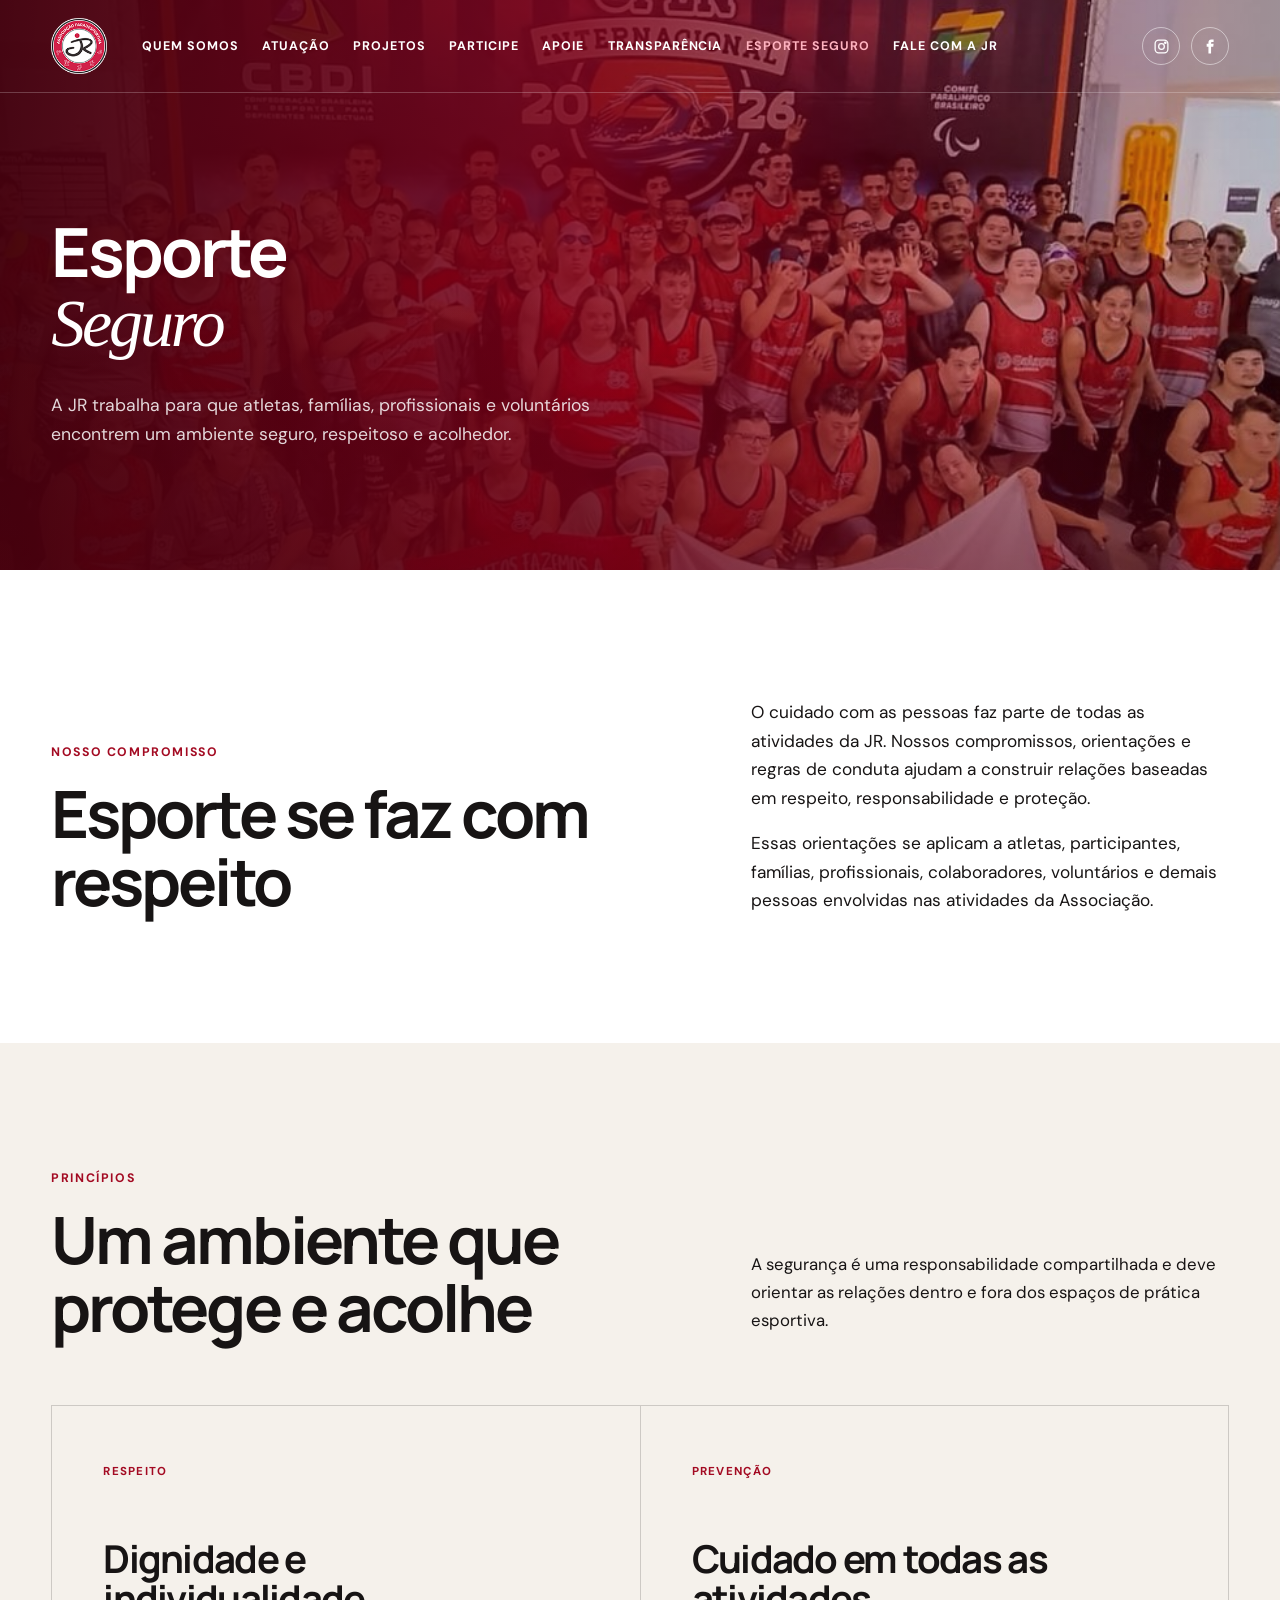
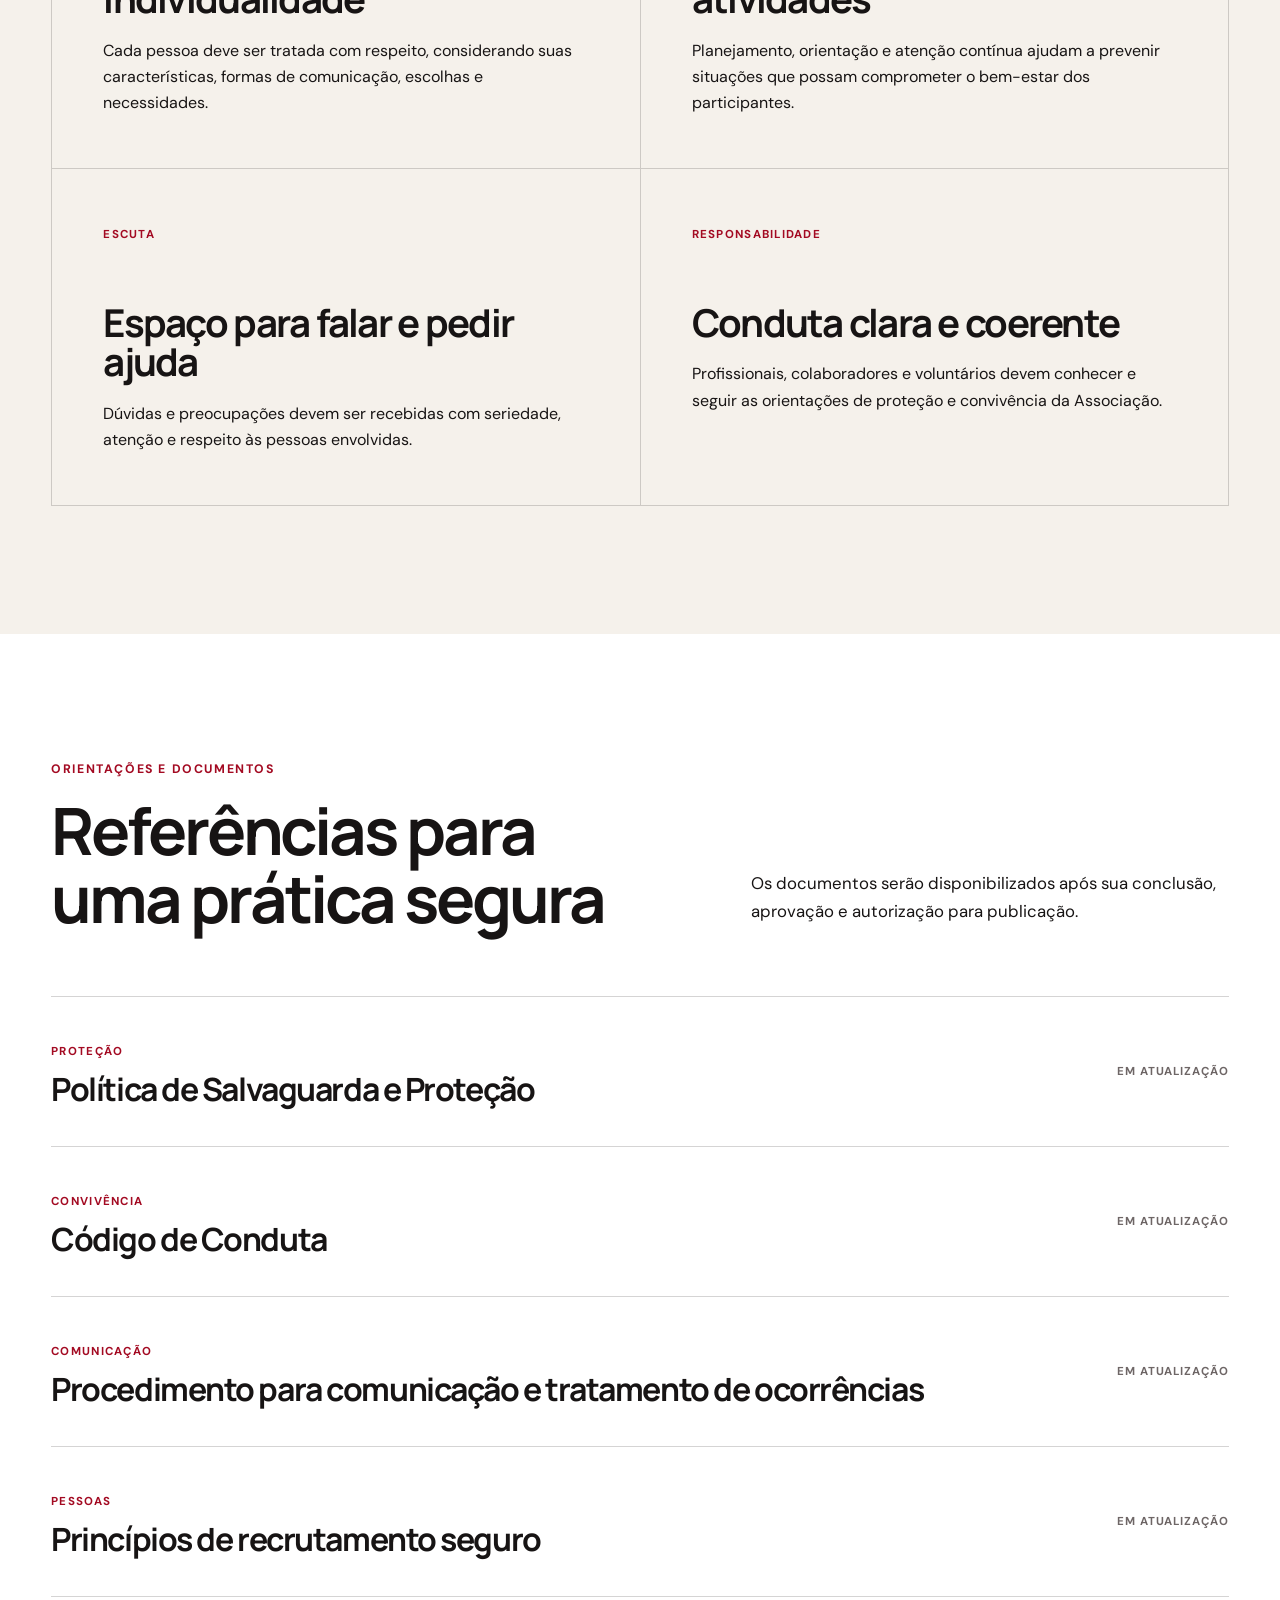
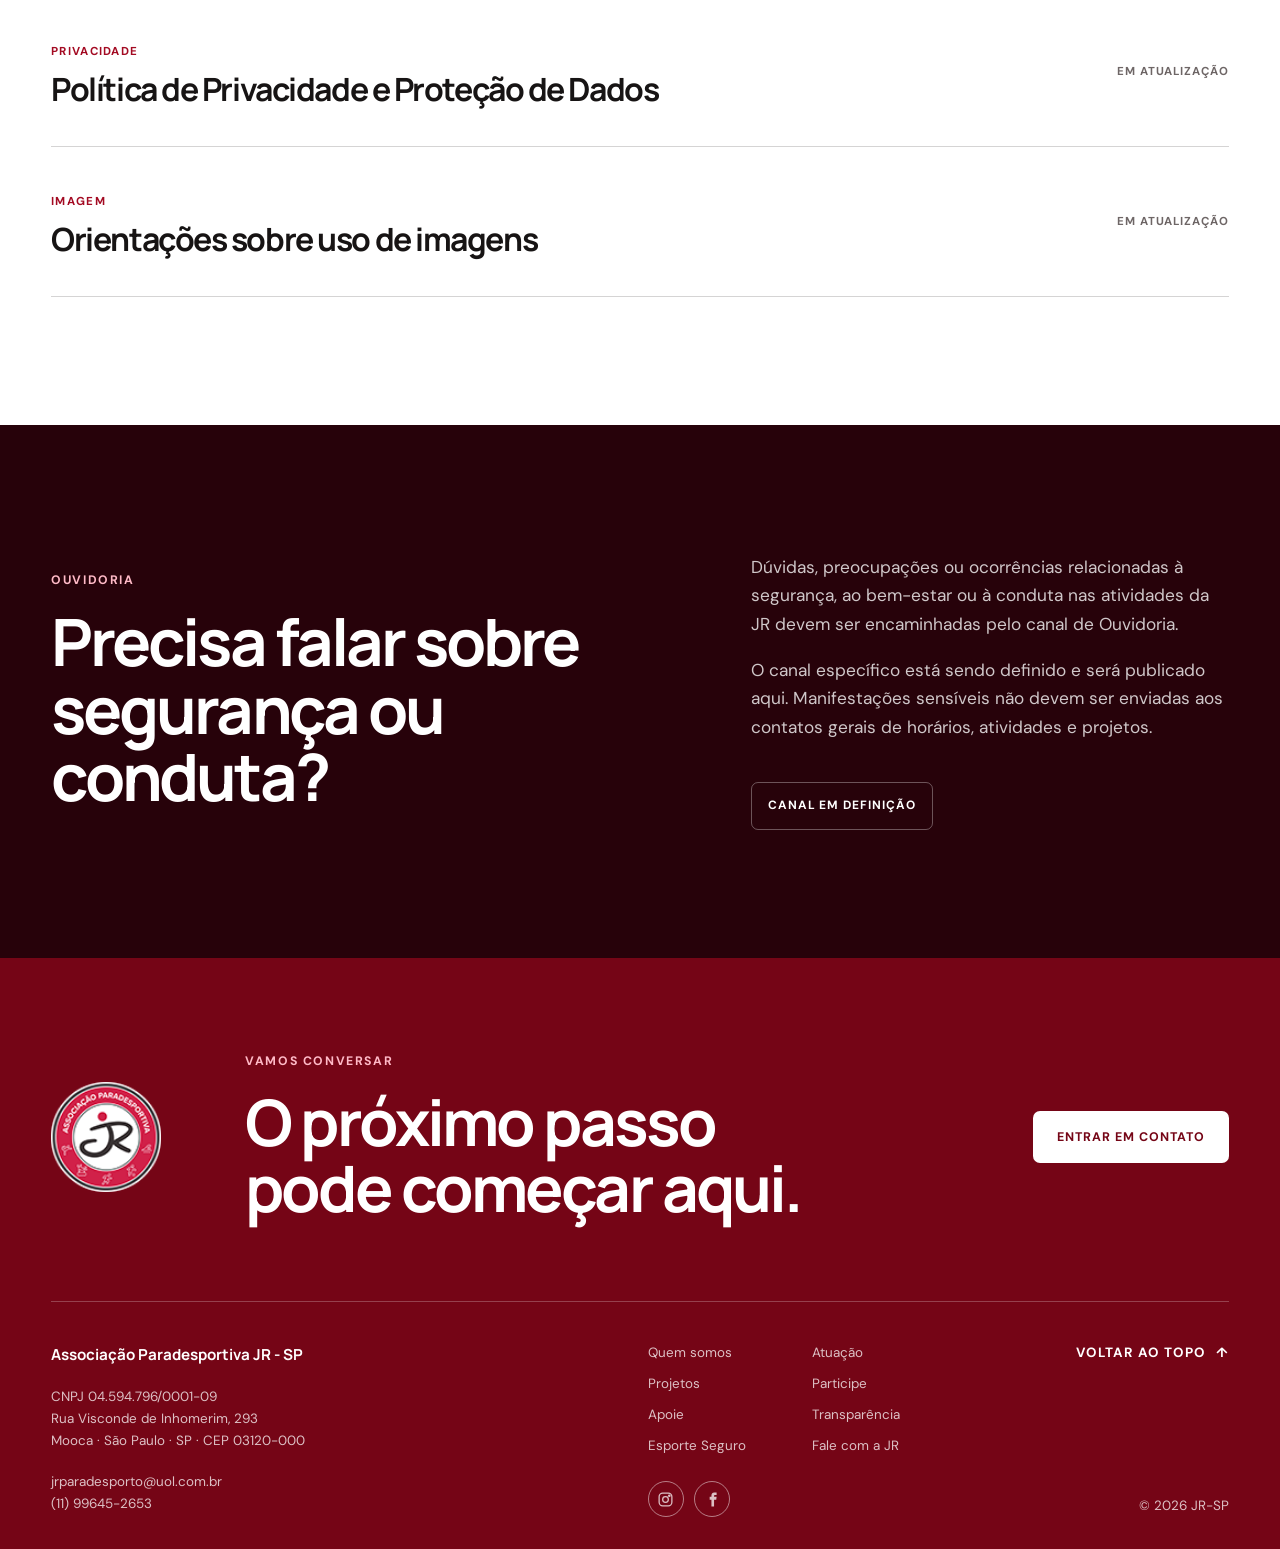
<file: esporte-seguro.html>
<!doctype html>
<html lang="pt-BR">
<head>
  <meta charset="utf-8">
  <meta name="viewport" content="width=device-width, initial-scale=1">
  <meta name="description" content="Conheça os compromissos da Associação Paradesportiva JR-SP com um ambiente esportivo seguro, respeitoso e acolhedor.">
  <title>Esporte Seguro | Associação Paradesportiva JR-SP</title>
  <link rel="icon" href="assets/favicon.svg" type="image/svg+xml">
  <link rel="preconnect" href="https://fonts.googleapis.com">
  <link rel="preconnect" href="https://fonts.gstatic.com" crossorigin>
  <link href="https://fonts.googleapis.com/css2?family=DM+Sans:wght@400;500;600;700&family=Manrope:wght@500;600;700;800&display=swap" rel="stylesheet">
  <link rel="stylesheet" href="styles.css?v=6">
</head>
<body class="inner-page">
  <a class="skip-link" href="#conteudo">Ir para o conteúdo</a>

  <header class="site-header solid-header" id="inicio">
    <div class="nav-wrap">
      <a class="brand" href="index.html" aria-label="JR-SP, início">
        <img src="assets/logo.png" alt="Associação Paradesportiva JR-SP" width="56" height="56">
      </a>
      <button class="menu-button" type="button" aria-expanded="false" aria-controls="menu-principal">
        <span></span><span></span><span></span><span class="sr-only">Abrir menu</span>
      </button>
      <nav id="menu-principal" aria-label="Navegação principal">
        <a href="quem-somos.html">Quem somos</a>
        <a href="atuacao.html">Atuação</a>
        <a href="projetos.html">Projetos</a>
        <a href="participe.html">Participe</a>
        <a href="apoie.html">Apoie</a>
        <a href="transparencia.html">Transparência</a>
        <a class="active" href="esporte-seguro.html" aria-current="page">Esporte Seguro</a>
        <a href="fale-com-a-jr.html">Fale com a JR</a>
      </nav>
      <div class="header-socials" aria-label="Redes sociais">
        <a href="https://www.instagram.com/jrparadesporto/" target="_blank" rel="noopener noreferrer" aria-label="Instagram da JR-SP">
          <svg viewBox="0 0 24 24" aria-hidden="true"><rect x="3" y="3" width="18" height="18" rx="5"></rect><circle cx="12" cy="12" r="4"></circle><circle cx="17.4" cy="6.7" r="1"></circle></svg>
        </a>
        <a href="https://www.facebook.com/associacaoparadesportivajrsp" target="_blank" rel="noopener noreferrer" aria-label="Facebook da JR-SP">
          <svg viewBox="0 0 24 24" aria-hidden="true"><path d="M14.2 8.2V6.7c0-.8.5-1 1-1h2.6V2.1L14.7 2C11.3 2 10.5 4.1 10.5 6.2v2H8v4h2.5V22h3.7v-9.8h3.1l.5-4h-3.6Z"></path></svg>
        </a>
      </div>
    </div>
  </header>

  <main id="conteudo">
    <section class="safeguarding-hero">
      <div class="safeguarding-hero-copy">
        <h1>Esporte<br><em>Seguro</em></h1>
        <p>A JR trabalha para que atletas, famílias, profissionais e voluntários encontrem um ambiente seguro, respeitoso e acolhedor.</p>
      </div>
    </section>

    <section class="safeguarding-intro section surface-white">
      <div>
        <p class="eyebrow">Nosso compromisso</p>
        <h2>Esporte se faz com respeito</h2>
      </div>
      <div>
        <p>O cuidado com as pessoas faz parte de todas as atividades da JR. Nossos compromissos, orientações e regras de conduta ajudam a construir relações baseadas em respeito, responsabilidade e proteção.</p>
        <p>Essas orientações se aplicam a atletas, participantes, famílias, profissionais, colaboradores, voluntários e demais pessoas envolvidas nas atividades da Associação.</p>
      </div>
    </section>

    <section class="safeguarding-principles section" aria-labelledby="principios-title">
      <div class="safeguarding-head">
        <div>
          <p class="eyebrow">Princípios</p>
          <h2 id="principios-title">Um ambiente que protege e acolhe</h2>
        </div>
        <p>A segurança é uma responsabilidade compartilhada e deve orientar as relações dentro e fora dos espaços de prática esportiva.</p>
      </div>
      <div class="safeguarding-grid">
        <article><span>Respeito</span><h3>Dignidade e individualidade</h3><p>Cada pessoa deve ser tratada com respeito, considerando suas características, formas de comunicação, escolhas e necessidades.</p></article>
        <article><span>Prevenção</span><h3>Cuidado em todas as atividades</h3><p>Planejamento, orientação e atenção contínua ajudam a prevenir situações que possam comprometer o bem-estar dos participantes.</p></article>
        <article><span>Escuta</span><h3>Espaço para falar e pedir ajuda</h3><p>Dúvidas e preocupações devem ser recebidas com seriedade, atenção e respeito às pessoas envolvidas.</p></article>
        <article><span>Responsabilidade</span><h3>Conduta clara e coerente</h3><p>Profissionais, colaboradores e voluntários devem conhecer e seguir as orientações de proteção e convivência da Associação.</p></article>
      </div>
    </section>

    <section class="safe-documents section surface-white" aria-labelledby="orientacoes-title">
      <div class="safeguarding-head">
        <div>
          <p class="eyebrow">Orientações e documentos</p>
          <h2 id="orientacoes-title">Referências para uma prática segura</h2>
        </div>
        <p>Os documentos serão disponibilizados após sua conclusão, aprovação e autorização para publicação.</p>
      </div>
      <div class="safe-document-list">
        <article><div><span>Proteção</span><h3>Política de Salvaguarda e Proteção</h3></div><strong>Em atualização</strong></article>
        <article><div><span>Convivência</span><h3>Código de Conduta</h3></div><strong>Em atualização</strong></article>
        <article><div><span>Comunicação</span><h3>Procedimento para comunicação e tratamento de ocorrências</h3></div><strong>Em atualização</strong></article>
        <article><div><span>Pessoas</span><h3>Princípios de recrutamento seguro</h3></div><strong>Em atualização</strong></article>
        <article><div><span>Privacidade</span><h3>Política de Privacidade e Proteção de Dados</h3></div><strong>Em atualização</strong></article>
        <article><div><span>Imagem</span><h3>Orientações sobre uso de imagens</h3></div><strong>Em atualização</strong></article>
      </div>
    </section>

    <section class="ombudsman section" id="ouvidoria">
      <div>
        <p class="eyebrow light">Ouvidoria</p>
        <h2>Precisa falar sobre segurança ou conduta?</h2>
      </div>
      <div>
        <p>Dúvidas, preocupações ou ocorrências relacionadas à segurança, ao bem-estar ou à conduta nas atividades da JR devem ser encaminhadas pelo canal de Ouvidoria.</p>
        <p>O canal específico está sendo definido e será publicado aqui. Manifestações sensíveis não devem ser enviadas aos contatos gerais de horários, atividades e projetos.</p>
        <span class="ombudsman-status">Canal em definição</span>
      </div>
    </section>
  </main>

  <footer id="contato">
    <div class="footer-top">
      <img src="assets/logo.png" alt="Associação Paradesportiva JR-SP" width="110" height="110">
      <div><p class="eyebrow light">Vamos conversar</p><h2>O próximo passo<br>pode começar aqui.</h2></div>
      <a class="button button-light" href="fale-com-a-jr.html">Entrar em contato</a>
    </div>
    <div class="footer-bottom">
      <div class="footer-identity">
        <p><strong>Associação Paradesportiva JR - SP</strong></p>
        <p>CNPJ 04.594.796/0001-09<br>Rua Visconde de Inhomerim, 293<br>Mooca · São Paulo · SP · CEP 03120-000</p>
        <p><a href="mailto:jrparadesporto@uol.com.br">jrparadesporto@uol.com.br</a><br><a href="tel:+5511996452653">(11) 99645-2653</a></p>
      </div>
      <div class="footer-navigation">
        <nav aria-label="Navegação do rodapé">
          <a href="quem-somos.html">Quem somos</a><a href="atuacao.html">Atuação</a><a href="projetos.html">Projetos</a><a href="participe.html">Participe</a><a href="apoie.html">Apoie</a><a href="transparencia.html">Transparência</a><a href="esporte-seguro.html">Esporte Seguro</a>
          <a href="fale-com-a-jr.html">Fale com a JR</a>
        </nav>
        <div class="footer-socials" aria-label="Redes sociais">
          <a href="https://www.instagram.com/jrparadesporto/" target="_blank" rel="noopener noreferrer" aria-label="Instagram da JR-SP"><svg viewBox="0 0 24 24" aria-hidden="true"><rect x="3" y="3" width="18" height="18" rx="5"></rect><circle cx="12" cy="12" r="4"></circle><circle cx="17.4" cy="6.7" r="1"></circle></svg></a>
          <a href="https://www.facebook.com/associacaoparadesportivajrsp" target="_blank" rel="noopener noreferrer" aria-label="Facebook da JR-SP"><svg viewBox="0 0 24 24" aria-hidden="true"><path d="M14.2 8.2V6.7c0-.8.5-1 1-1h2.6V2.1L14.7 2C11.3 2 10.5 4.1 10.5 6.2v2H8v4h2.5V22h3.7v-9.8h3.1l.5-4h-3.6Z"></path></svg></a>
        </div>
      </div>
      <div class="footer-return"><a class="back-to-top" href="#inicio">Voltar ao topo <span aria-hidden="true">↑</span></a><p class="copyright">© 2026 JR-SP</p></div>
    </div>
  </footer>
  <script src="script.js"></script>
</body>
</html>
</file>
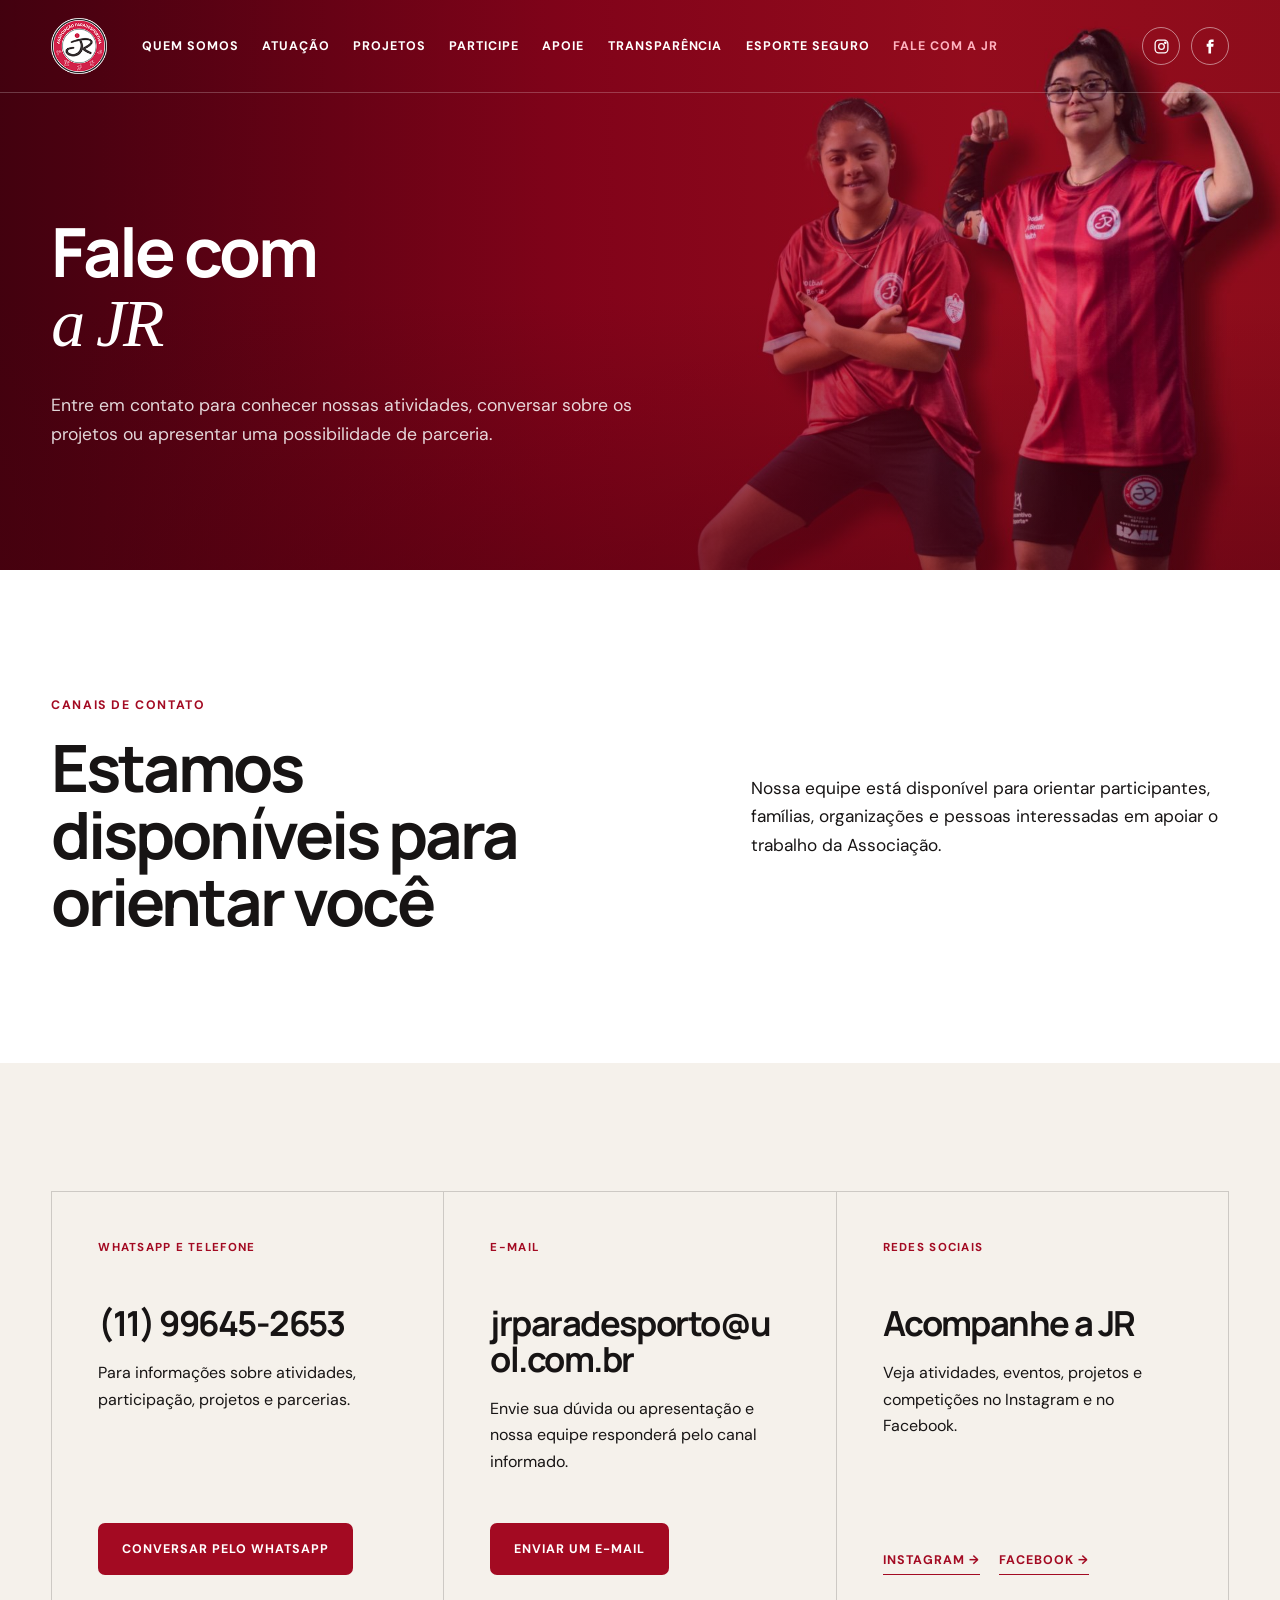
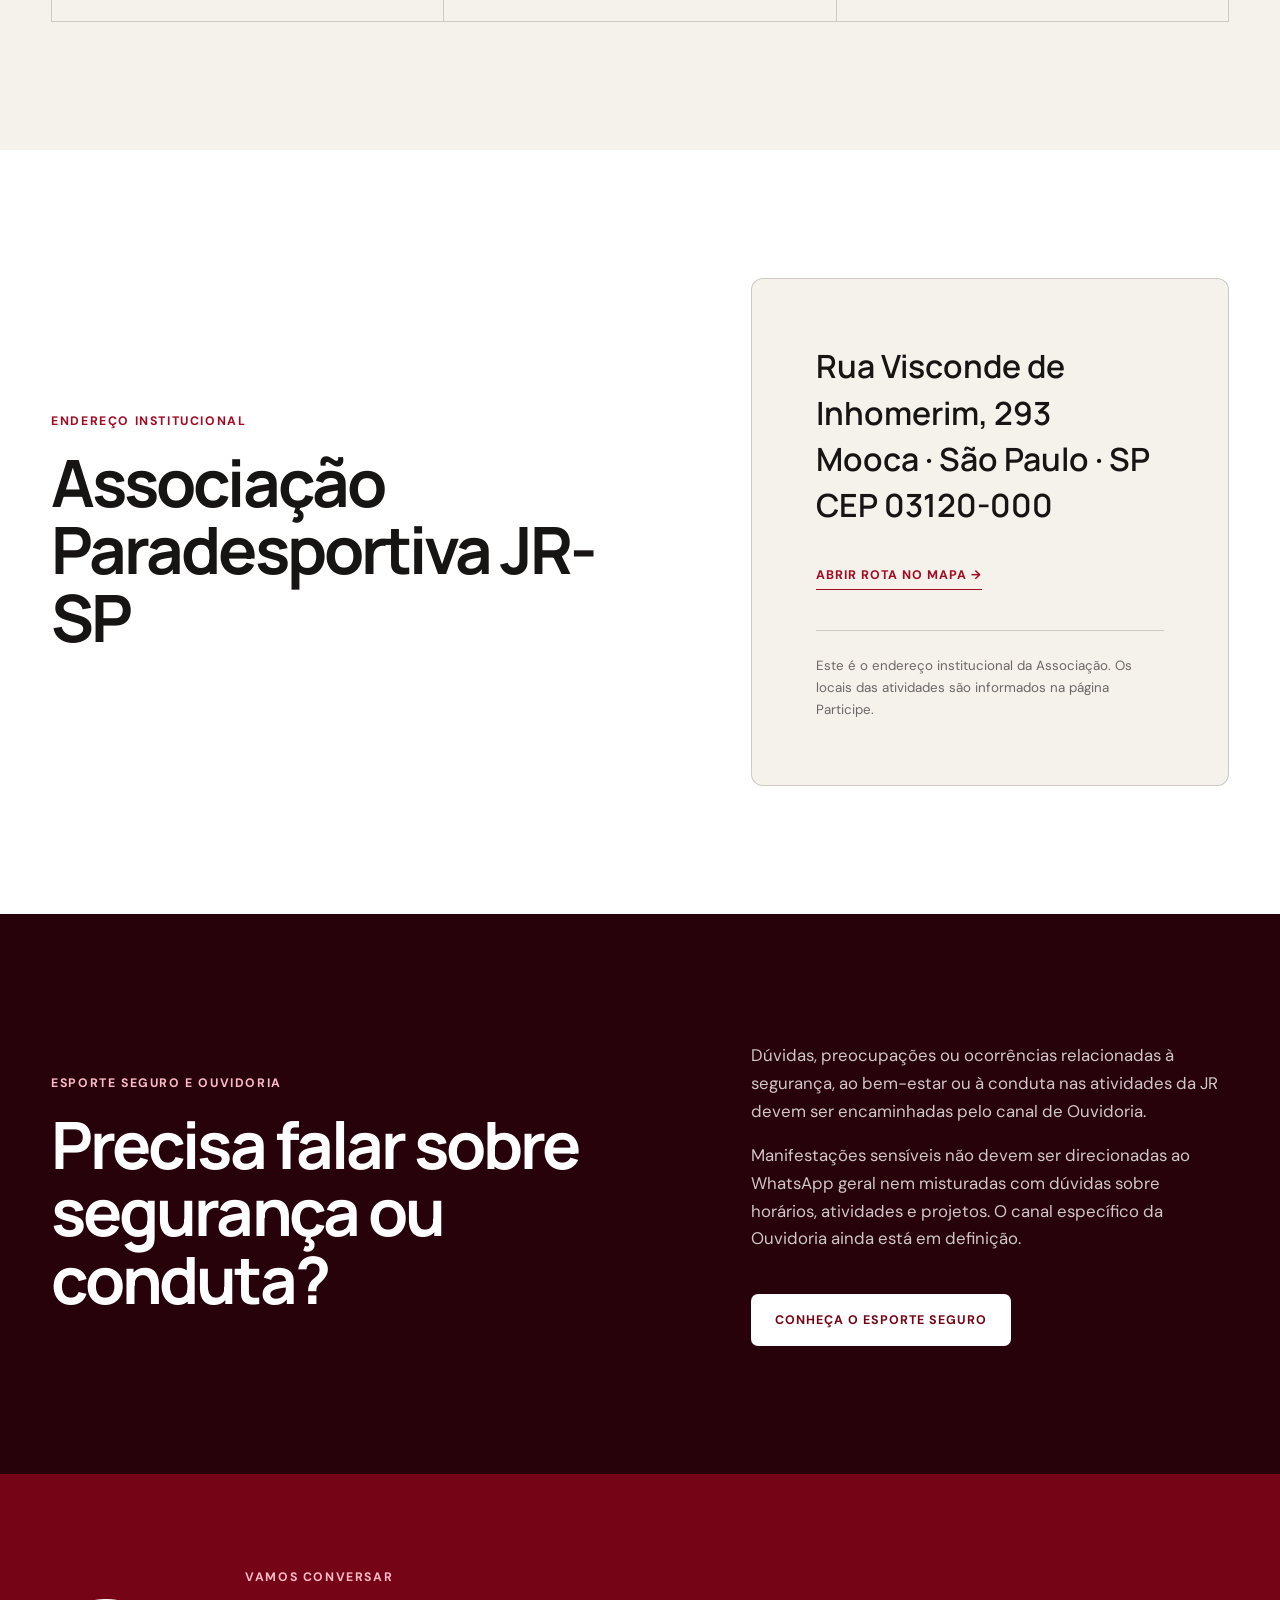
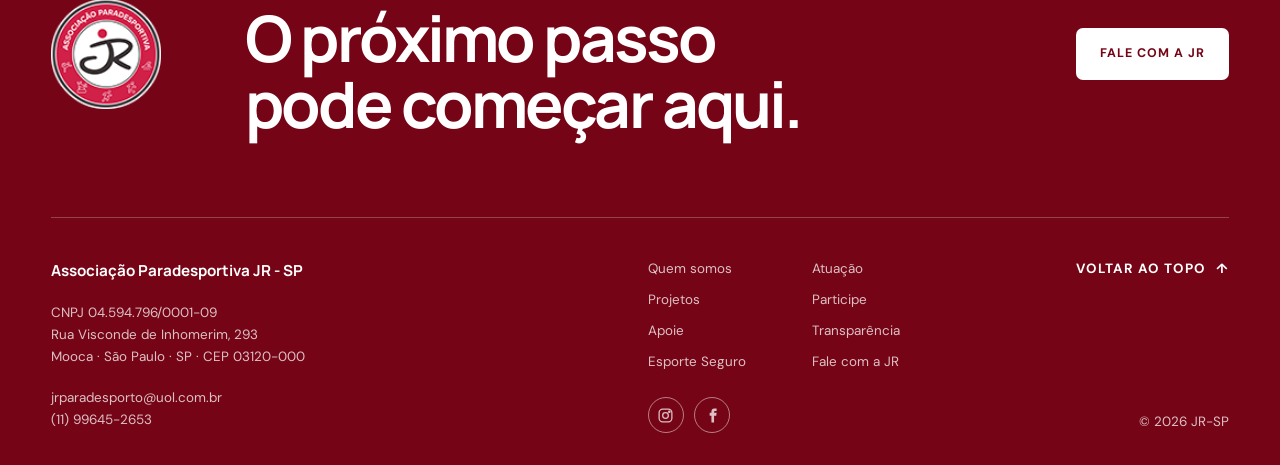
<file: fale-com-a-jr.html>
<!doctype html>
<html lang="pt-BR">
<head>
  <meta charset="utf-8">
  <meta name="viewport" content="width=device-width, initial-scale=1">
  <meta name="description" content="Entre em contato com a Associação Paradesportiva JR-SP para conhecer atividades, projetos e possibilidades de parceria.">
  <title>Fale com a JR | Associação Paradesportiva JR-SP</title>
  <link rel="icon" href="assets/favicon.svg" type="image/svg+xml">
  <link rel="preconnect" href="https://fonts.googleapis.com">
  <link rel="preconnect" href="https://fonts.gstatic.com" crossorigin>
  <link href="https://fonts.googleapis.com/css2?family=DM+Sans:wght@400;500;600;700&family=Manrope:wght@500;600;700;800&display=swap" rel="stylesheet">
  <link rel="stylesheet" href="styles.css?v=6">
</head>
<body class="inner-page">
  <a class="skip-link" href="#conteudo">Ir para o conteúdo</a>
  <header class="site-header solid-header" id="inicio">
    <div class="nav-wrap">
      <a class="brand" href="index.html" aria-label="JR-SP, início"><img src="assets/logo.png" alt="Associação Paradesportiva JR-SP" width="56" height="56"></a>
      <button class="menu-button" type="button" aria-expanded="false" aria-controls="menu-principal"><span></span><span></span><span></span><span class="sr-only">Abrir menu</span></button>
      <nav id="menu-principal" aria-label="Navegação principal">
        <a href="quem-somos.html">Quem somos</a>
        <a href="atuacao.html">Atuação</a>
        <a href="projetos.html">Projetos</a>
        <a href="participe.html">Participe</a>
        <a href="apoie.html">Apoie</a>
        <a href="transparencia.html">Transparência</a>
        <a href="esporte-seguro.html">Esporte Seguro</a>
        <a class="active" href="fale-com-a-jr.html" aria-current="page">Fale com a JR</a>
      </nav>
      <div class="header-socials" aria-label="Redes sociais">
        <a href="https://www.instagram.com/jrparadesporto/" target="_blank" rel="noopener noreferrer" aria-label="Instagram da JR-SP"><svg viewBox="0 0 24 24" aria-hidden="true"><rect x="3" y="3" width="18" height="18" rx="5"></rect><circle cx="12" cy="12" r="4"></circle><circle cx="17.4" cy="6.7" r="1"></circle></svg></a>
        <a href="https://www.facebook.com/associacaoparadesportivajrsp" target="_blank" rel="noopener noreferrer" aria-label="Facebook da JR-SP"><svg viewBox="0 0 24 24" aria-hidden="true"><path d="M14.2 8.2V6.7c0-.8.5-1 1-1h2.6V2.1L14.7 2C11.3 2 10.5 4.1 10.5 6.2v2H8v4h2.5V22h3.7v-9.8h3.1l.5-4h-3.6Z"></path></svg></a>
      </div>
    </div>
  </header>

  <main id="conteudo">
    <section class="contact-hero">
      <div class="contact-hero-copy">
        <h1>Fale com<br><em>a JR</em></h1>
        <p>Entre em contato para conhecer nossas atividades, conversar sobre os projetos ou apresentar uma possibilidade de parceria.</p>
      </div>
    </section>

    <section class="contact-intro section surface-white">
      <div><p class="eyebrow">Canais de contato</p><h2>Estamos disponíveis para orientar você</h2></div>
      <p>Nossa equipe está disponível para orientar participantes, famílias, organizações e pessoas interessadas em apoiar o trabalho da Associação.</p>
    </section>

    <section class="contact-channels section" aria-labelledby="canais-title">
      <h2 class="sr-only" id="canais-title">Canais oficiais</h2>
      <div class="contact-channel-grid">
        <article>
          <span class="contact-channel-label">WhatsApp e telefone</span>
          <h3>(11) 99645-2653</h3>
          <p>Para informações sobre atividades, participação, projetos e parcerias.</p>
          <a class="button button-red" href="https://wa.me/5511996452653" target="_blank" rel="noopener noreferrer">Conversar pelo WhatsApp</a>
        </article>
        <article>
          <span class="contact-channel-label">E-mail</span>
          <h3>jrparadesporto@uol.com.br</h3>
          <p>Envie sua dúvida ou apresentação e nossa equipe responderá pelo canal informado.</p>
          <a class="button button-red" href="mailto:jrparadesporto@uol.com.br">Enviar um e-mail</a>
        </article>
        <article>
          <span class="contact-channel-label">Redes sociais</span>
          <h3>Acompanhe a JR</h3>
          <p>Veja atividades, eventos, projetos e competições no Instagram e no Facebook.</p>
          <div class="contact-social-links"><a class="text-link dark-link" href="https://www.instagram.com/jrparadesporto/" target="_blank" rel="noopener noreferrer">Instagram →</a><a class="text-link dark-link" href="https://www.facebook.com/associacaoparadesportivajrsp" target="_blank" rel="noopener noreferrer">Facebook →</a></div>
        </article>
      </div>
    </section>

    <section class="contact-address section surface-white">
      <div>
        <p class="eyebrow">Endereço institucional</p>
        <h2>Associação Paradesportiva JR-SP</h2>
      </div>
      <div class="address-card">
        <p>Rua Visconde de Inhomerim, 293<br>Mooca · São Paulo · SP<br>CEP 03120-000</p>
        <a class="text-link dark-link" href="https://www.google.com/maps/search/?api=1&query=Rua+Visconde+de+Inhomerim+293+Mooca+São+Paulo" target="_blank" rel="noopener noreferrer">Abrir rota no mapa →</a>
        <small>Este é o endereço institucional da Associação. Os locais das atividades são informados na página Participe.</small>
      </div>
    </section>

    <section class="contact-safety section">
      <div><p class="eyebrow light">Esporte Seguro e Ouvidoria</p><h2>Precisa falar sobre segurança ou conduta?</h2></div>
      <div>
        <p>Dúvidas, preocupações ou ocorrências relacionadas à segurança, ao bem-estar ou à conduta nas atividades da JR devem ser encaminhadas pelo canal de Ouvidoria.</p>
        <p>Manifestações sensíveis não devem ser direcionadas ao WhatsApp geral nem misturadas com dúvidas sobre horários, atividades e projetos. O canal específico da Ouvidoria ainda está em definição.</p>
        <a class="button button-light" href="esporte-seguro.html">Conheça o Esporte Seguro</a>
      </div>
    </section>
  </main>

  <footer id="contato">
    <div class="footer-top"><img src="assets/logo.png" alt="Associação Paradesportiva JR-SP" width="110" height="110"><div><p class="eyebrow light">Vamos conversar</p><h2>O próximo passo<br>pode começar aqui.</h2></div><a class="button button-light" href="fale-com-a-jr.html" aria-current="page">Fale com a JR</a></div>
    <div class="footer-bottom">
      <div class="footer-identity"><p><strong>Associação Paradesportiva JR - SP</strong></p><p>CNPJ 04.594.796/0001-09<br>Rua Visconde de Inhomerim, 293<br>Mooca · São Paulo · SP · CEP 03120-000</p><p><a href="mailto:jrparadesporto@uol.com.br">jrparadesporto@uol.com.br</a><br><a href="tel:+5511996452653">(11) 99645-2653</a></p></div>
      <div class="footer-navigation">
        <nav aria-label="Navegação do rodapé"><a href="quem-somos.html">Quem somos</a><a href="atuacao.html">Atuação</a><a href="projetos.html">Projetos</a><a href="participe.html">Participe</a><a href="apoie.html">Apoie</a><a href="transparencia.html">Transparência</a><a href="esporte-seguro.html">Esporte Seguro</a><a href="fale-com-a-jr.html" aria-current="page">Fale com a JR</a></nav>
        <div class="footer-socials" aria-label="Redes sociais"><a href="https://www.instagram.com/jrparadesporto/" target="_blank" rel="noopener noreferrer" aria-label="Instagram da JR-SP"><svg viewBox="0 0 24 24" aria-hidden="true"><rect x="3" y="3" width="18" height="18" rx="5"></rect><circle cx="12" cy="12" r="4"></circle><circle cx="17.4" cy="6.7" r="1"></circle></svg></a><a href="https://www.facebook.com/associacaoparadesportivajrsp" target="_blank" rel="noopener noreferrer" aria-label="Facebook da JR-SP"><svg viewBox="0 0 24 24" aria-hidden="true"><path d="M14.2 8.2V6.7c0-.8.5-1 1-1h2.6V2.1L14.7 2C11.3 2 10.5 4.1 10.5 6.2v2H8v4h2.5V22h3.7v-9.8h3.1l.5-4h-3.6Z"></path></svg></a></div>
      </div>
      <div class="footer-return"><a class="back-to-top" href="#inicio">Voltar ao topo <span aria-hidden="true">↑</span></a><p class="copyright">© 2026 JR-SP</p></div>
    </div>
  </footer>
  <script src="script.js"></script>
</body>
</html>
</file>
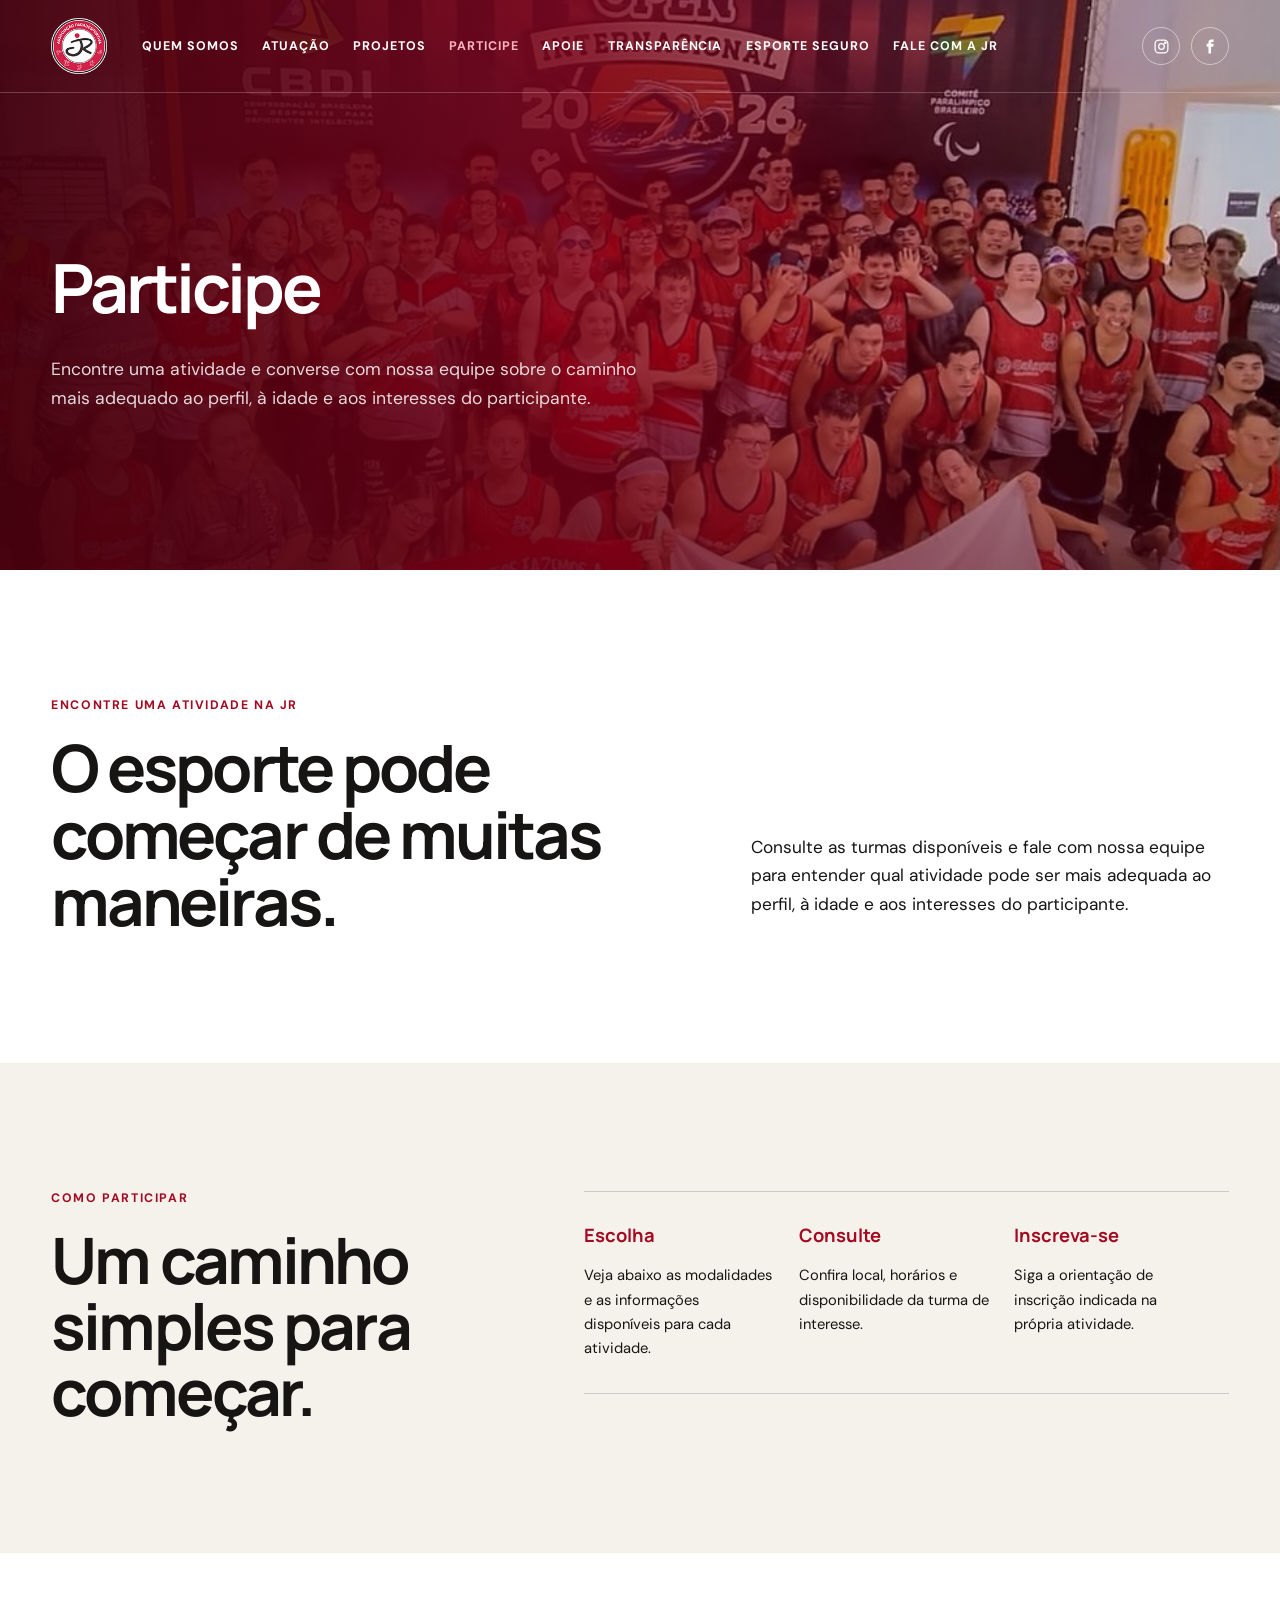
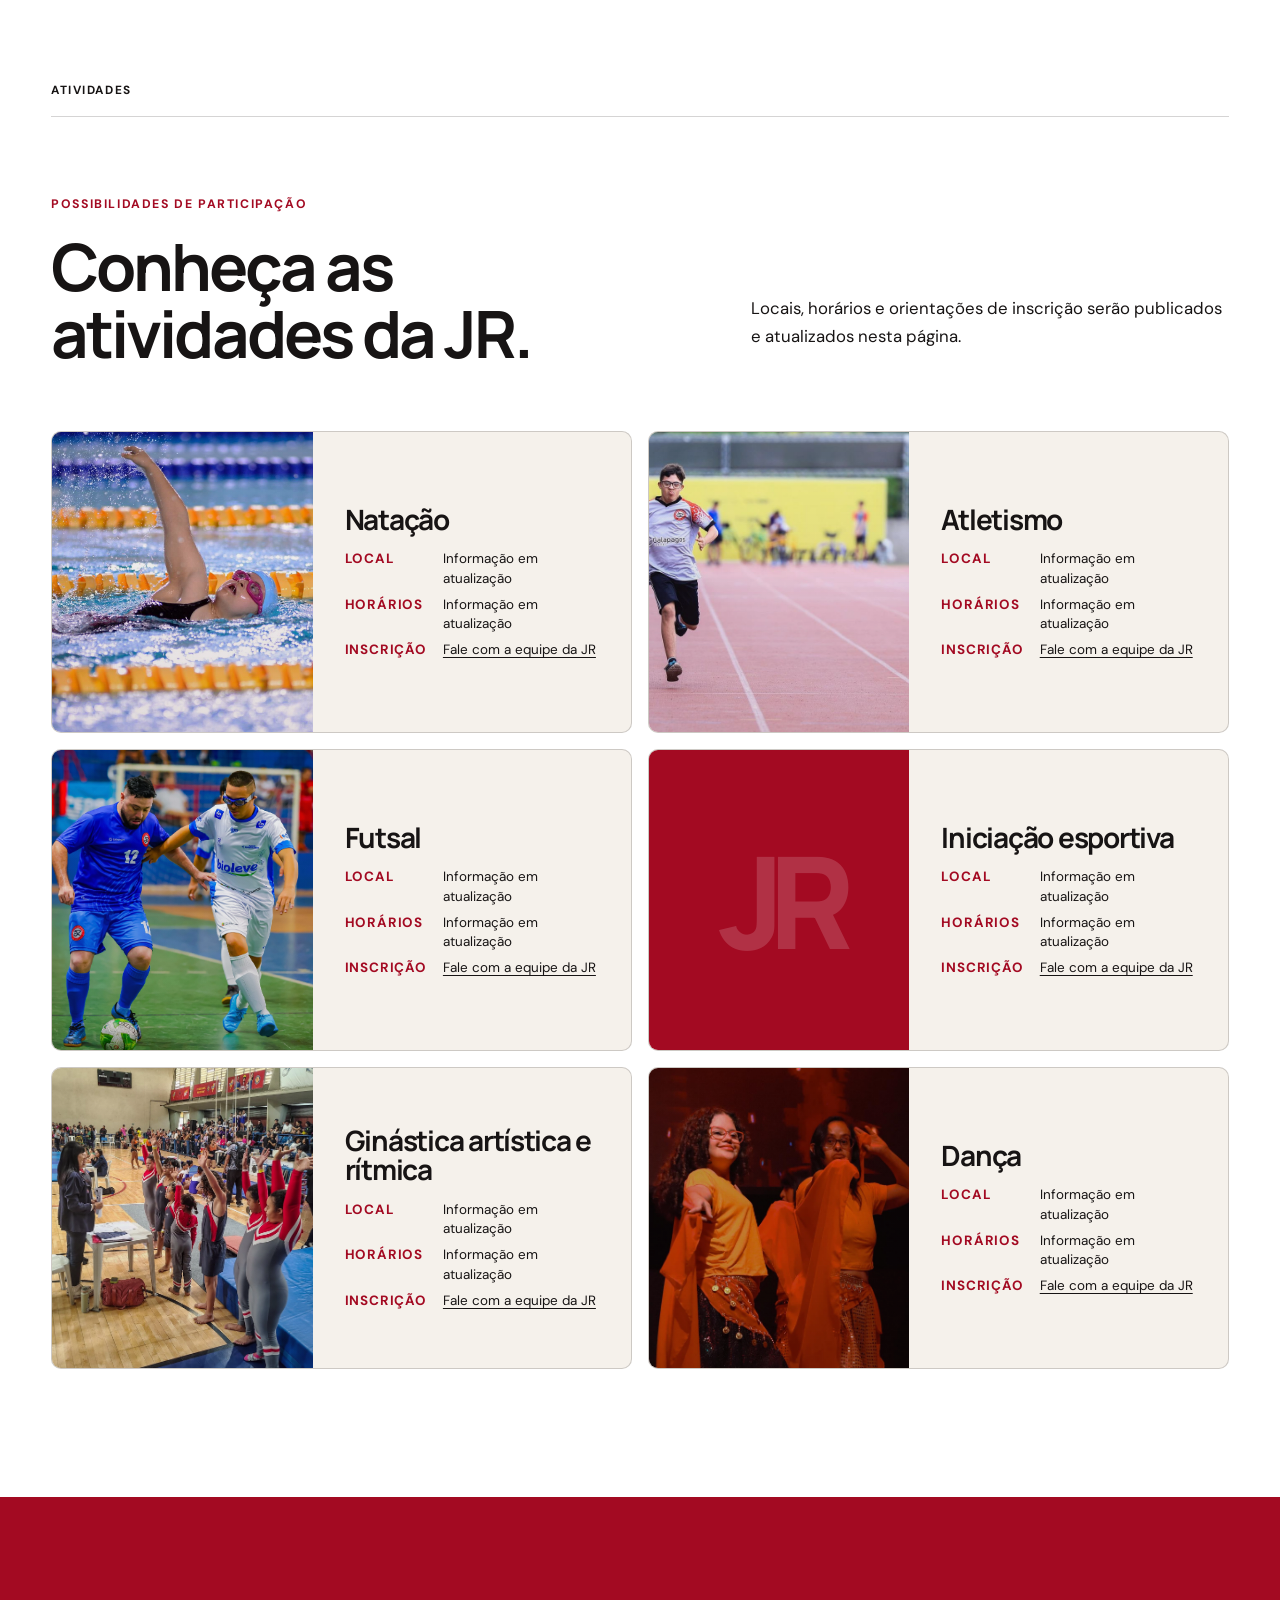
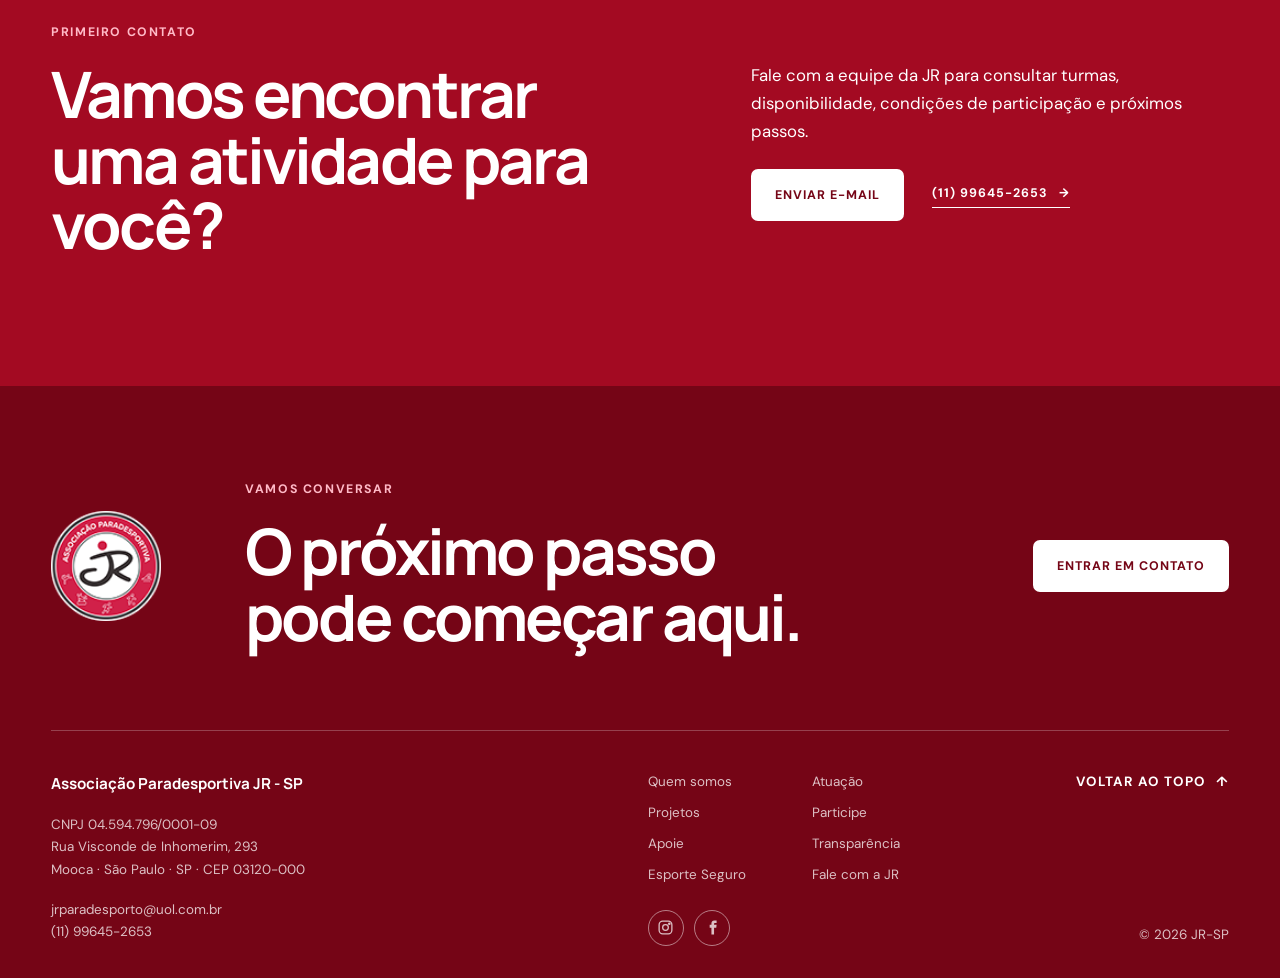
<file: participe.html>
<!doctype html>
<html lang="pt-BR">
<head>
  <meta charset="utf-8">
  <meta name="viewport" content="width=device-width, initial-scale=1">
  <meta name="description" content="Conheça as atividades da Associação Paradesportiva JR-SP e saiba como participar.">
  <title>Participe | Associação Paradesportiva JR-SP</title>
  <link rel="icon" href="assets/favicon.svg" type="image/svg+xml">
  <link rel="preconnect" href="https://fonts.googleapis.com">
  <link rel="preconnect" href="https://fonts.gstatic.com" crossorigin>
  <link href="https://fonts.googleapis.com/css2?family=DM+Sans:wght@400;500;600;700&family=Manrope:wght@500;600;700;800&display=swap" rel="stylesheet">
  <link rel="stylesheet" href="styles.css?v=6">
</head>
<body class="inner-page participate-page">
  <a class="skip-link" href="#conteudo">Ir para o conteúdo</a>

  <header class="site-header solid-header" id="inicio">
    <div class="nav-wrap">
      <a class="brand" href="index.html" aria-label="JR-SP, início">
        <img src="assets/logo.png" alt="Associação Paradesportiva JR-SP" width="56" height="56">
      </a>
      <button class="menu-button" type="button" aria-expanded="false" aria-controls="menu-principal">
        <span></span><span></span><span></span><span class="sr-only">Abrir menu</span>
      </button>
      <nav id="menu-principal" aria-label="Navegação principal">
        <a href="quem-somos.html">Quem somos</a>
        <a href="atuacao.html">Atuação</a>
        <a href="projetos.html">Projetos</a>
        <a class="active" href="participe.html" aria-current="page">Participe</a>
        <a href="apoie.html">Apoie</a>
        <a href="transparencia.html">Transparência</a>
          <a href="esporte-seguro.html">Esporte Seguro</a>
        <a href="fale-com-a-jr.html">Fale com a JR</a>
      </nav>
      <div class="header-socials" aria-label="Redes sociais">
        <a href="https://www.instagram.com/jrparadesporto/" target="_blank" rel="noopener noreferrer" aria-label="Instagram da JR-SP">
          <svg viewBox="0 0 24 24" aria-hidden="true"><rect x="3" y="3" width="18" height="18" rx="5"></rect><circle cx="12" cy="12" r="4"></circle><circle cx="17.4" cy="6.7" r="1"></circle></svg>
        </a>
        <a href="https://www.facebook.com/associacaoparadesportivajrsp" target="_blank" rel="noopener noreferrer" aria-label="Facebook da JR-SP">
          <svg viewBox="0 0 24 24" aria-hidden="true"><path d="M14.2 8.2V6.7c0-.8.5-1 1-1h2.6V2.1L14.7 2C11.3 2 10.5 4.1 10.5 6.2v2H8v4h2.5V22h3.7v-9.8h3.1l.5-4h-3.6Z"></path></svg>
        </a>
      </div>
    </div>
  </header>

  <main id="conteudo">
    <section class="participate-hero">
      <div class="participate-hero-copy">
        <h1>Participe</h1>
        <p>Encontre uma atividade e converse com nossa equipe sobre o caminho mais adequado ao perfil, à idade e aos interesses do participante.</p>
      </div>
    </section>

    <section class="participate-intro section surface-white">
      <div>
        <p class="eyebrow">Encontre uma atividade na JR</p>
        <h2>O esporte pode começar de muitas maneiras.</h2>
      </div>
      <div>
        <p>Consulte as turmas disponíveis e fale com nossa equipe para entender qual atividade pode ser mais adequada ao perfil, à idade e aos interesses do participante.</p>
      </div>
    </section>

    <section class="how-to-join section" aria-labelledby="como-participar-title">
      <div>
        <p class="eyebrow">Como participar</p>
        <h2 id="como-participar-title">Um caminho simples para começar.</h2>
      </div>
      <div class="join-steps">
        <article><strong>Escolha</strong><p>Veja abaixo as modalidades e as informações disponíveis para cada atividade.</p></article>
        <article><strong>Consulte</strong><p>Confira local, horários e disponibilidade da turma de interesse.</p></article>
        <article><strong>Inscreva-se</strong><p>Siga a orientação de inscrição indicada na própria atividade.</p></article>
      </div>
    </section>

    <section class="activities section surface-white" id="atividades">
      <div class="section-label">Atividades</div>
      <div class="activities-head">
        <div>
          <p class="eyebrow">Possibilidades de participação</p>
          <h2>Conheça as atividades da JR.</h2>
        </div>
        <p>Locais, horários e orientações de inscrição serão publicados e atualizados nesta página.</p>
      </div>

      <div class="activity-list">
        <article>
          <div class="activity-photo" style="--activity-image:url('assets/natacao.jpg')" role="img" aria-label="Atividade de natação da JR"></div>
          <div><h3>Natação</h3><dl><dt>Local</dt><dd>Informação em atualização</dd><dt>Horários</dt><dd>Informação em atualização</dd><dt>Inscrição</dt><dd><a href="mailto:jrparadesporto@uol.com.br">Fale com a equipe da JR</a></dd></dl></div>
        </article>
        <article>
          <div class="activity-photo" style="--activity-image:url('assets/atletismo.jpg')" role="img" aria-label="Atividade de atletismo da JR"></div>
          <div><h3>Atletismo</h3><dl><dt>Local</dt><dd>Informação em atualização</dd><dt>Horários</dt><dd>Informação em atualização</dd><dt>Inscrição</dt><dd><a href="mailto:jrparadesporto@uol.com.br">Fale com a equipe da JR</a></dd></dl></div>
        </article>
        <article>
          <div class="activity-photo" style="--activity-image:url('assets/futsal.jpg')" role="img" aria-label="Atividade de futsal da JR"></div>
          <div><h3>Futsal</h3><dl><dt>Local</dt><dd>Informação em atualização</dd><dt>Horários</dt><dd>Informação em atualização</dd><dt>Inscrição</dt><dd><a href="mailto:jrparadesporto@uol.com.br">Fale com a equipe da JR</a></dd></dl></div>
        </article>
        <article>
          <div class="activity-photo activity-solid" aria-hidden="true"><span>JR</span></div>
          <div><h3>Iniciação esportiva</h3><dl><dt>Local</dt><dd>Informação em atualização</dd><dt>Horários</dt><dd>Informação em atualização</dd><dt>Inscrição</dt><dd><a href="mailto:jrparadesporto@uol.com.br">Fale com a equipe da JR</a></dd></dl></div>
        </article>
        <article>
          <div class="activity-photo" style="--activity-image:url('assets/ginastica.jpg')" role="img" aria-label="Atividade de ginástica da JR"></div>
          <div><h3>Ginástica artística e rítmica</h3><dl><dt>Local</dt><dd>Informação em atualização</dd><dt>Horários</dt><dd>Informação em atualização</dd><dt>Inscrição</dt><dd><a href="mailto:jrparadesporto@uol.com.br">Fale com a equipe da JR</a></dd></dl></div>
        </article>
        <article>
          <div class="activity-photo" style="--activity-image:url('assets/danca.jpg')" role="img" aria-label="Atividade de dança da JR"></div>
          <div><h3>Dança</h3><dl><dt>Local</dt><dd>Informação em atualização</dd><dt>Horários</dt><dd>Informação em atualização</dd><dt>Inscrição</dt><dd><a href="mailto:jrparadesporto@uol.com.br">Fale com a equipe da JR</a></dd></dl></div>
        </article>
      </div>
    </section>

    <section class="join-cta section">
      <div>
        <p class="eyebrow light">Primeiro contato</p>
        <h2>Vamos encontrar uma atividade para você?</h2>
      </div>
      <div>
        <p>Fale com a equipe da JR para consultar turmas, disponibilidade, condições de participação e próximos passos.</p>
        <div class="join-actions">
          <a class="button button-light" href="mailto:jrparadesporto@uol.com.br">Enviar e-mail</a>
          <a class="text-link light-link" href="tel:+5511996452653">(11) 99645-2653 <span aria-hidden="true">→</span></a>
        </div>
      </div>
    </section>
  </main>

  <footer id="contato">
    <div class="footer-top">
      <img src="assets/logo.png" alt="Associação Paradesportiva JR-SP" width="110" height="110">
      <div>
        <p class="eyebrow light">Vamos conversar</p>
        <h2>O próximo passo<br>pode começar aqui.</h2>
      </div>
      <a class="button button-light" href="fale-com-a-jr.html">Entrar em contato</a>
    </div>
    <div class="footer-bottom">
      <div class="footer-identity">
        <p><strong>Associação Paradesportiva JR - SP</strong></p>
        <p>CNPJ 04.594.796/0001-09<br>Rua Visconde de Inhomerim, 293<br>Mooca · São Paulo · SP · CEP 03120-000</p>
        <p><a href="mailto:jrparadesporto@uol.com.br">jrparadesporto@uol.com.br</a><br><a href="tel:+5511996452653">(11) 99645-2653</a></p>
      </div>
      <div class="footer-navigation">
        <nav aria-label="Navegação do rodapé">
          <a href="quem-somos.html">Quem somos</a>
          <a href="atuacao.html">Atuação</a>
          <a href="projetos.html">Projetos</a>
          <a href="participe.html">Participe</a>
          <a href="apoie.html">Apoie</a>
          <a href="transparencia.html">Transparência</a>
          <a href="esporte-seguro.html">Esporte Seguro</a>
          <a href="fale-com-a-jr.html">Fale com a JR</a>
        </nav>
        <div class="footer-socials" aria-label="Redes sociais">
          <a href="https://www.instagram.com/jrparadesporto/" target="_blank" rel="noopener noreferrer" aria-label="Instagram da JR-SP">
            <svg viewBox="0 0 24 24" aria-hidden="true"><rect x="3" y="3" width="18" height="18" rx="5"></rect><circle cx="12" cy="12" r="4"></circle><circle cx="17.4" cy="6.7" r="1"></circle></svg>
          </a>
          <a href="https://www.facebook.com/associacaoparadesportivajrsp" target="_blank" rel="noopener noreferrer" aria-label="Facebook da JR-SP">
            <svg viewBox="0 0 24 24" aria-hidden="true"><path d="M14.2 8.2V6.7c0-.8.5-1 1-1h2.6V2.1L14.7 2C11.3 2 10.5 4.1 10.5 6.2v2H8v4h2.5V22h3.7v-9.8h3.1l.5-4h-3.6Z"></path></svg>
          </a>
        </div>
      </div>
      <div class="footer-return">
        <a class="back-to-top" href="#inicio">Voltar ao topo <span aria-hidden="true">↑</span></a>
        <p class="copyright">© 2026 JR-SP</p>
      </div>
    </div>
  </footer>

  <script src="script.js"></script>
</body>
</html>
</file>
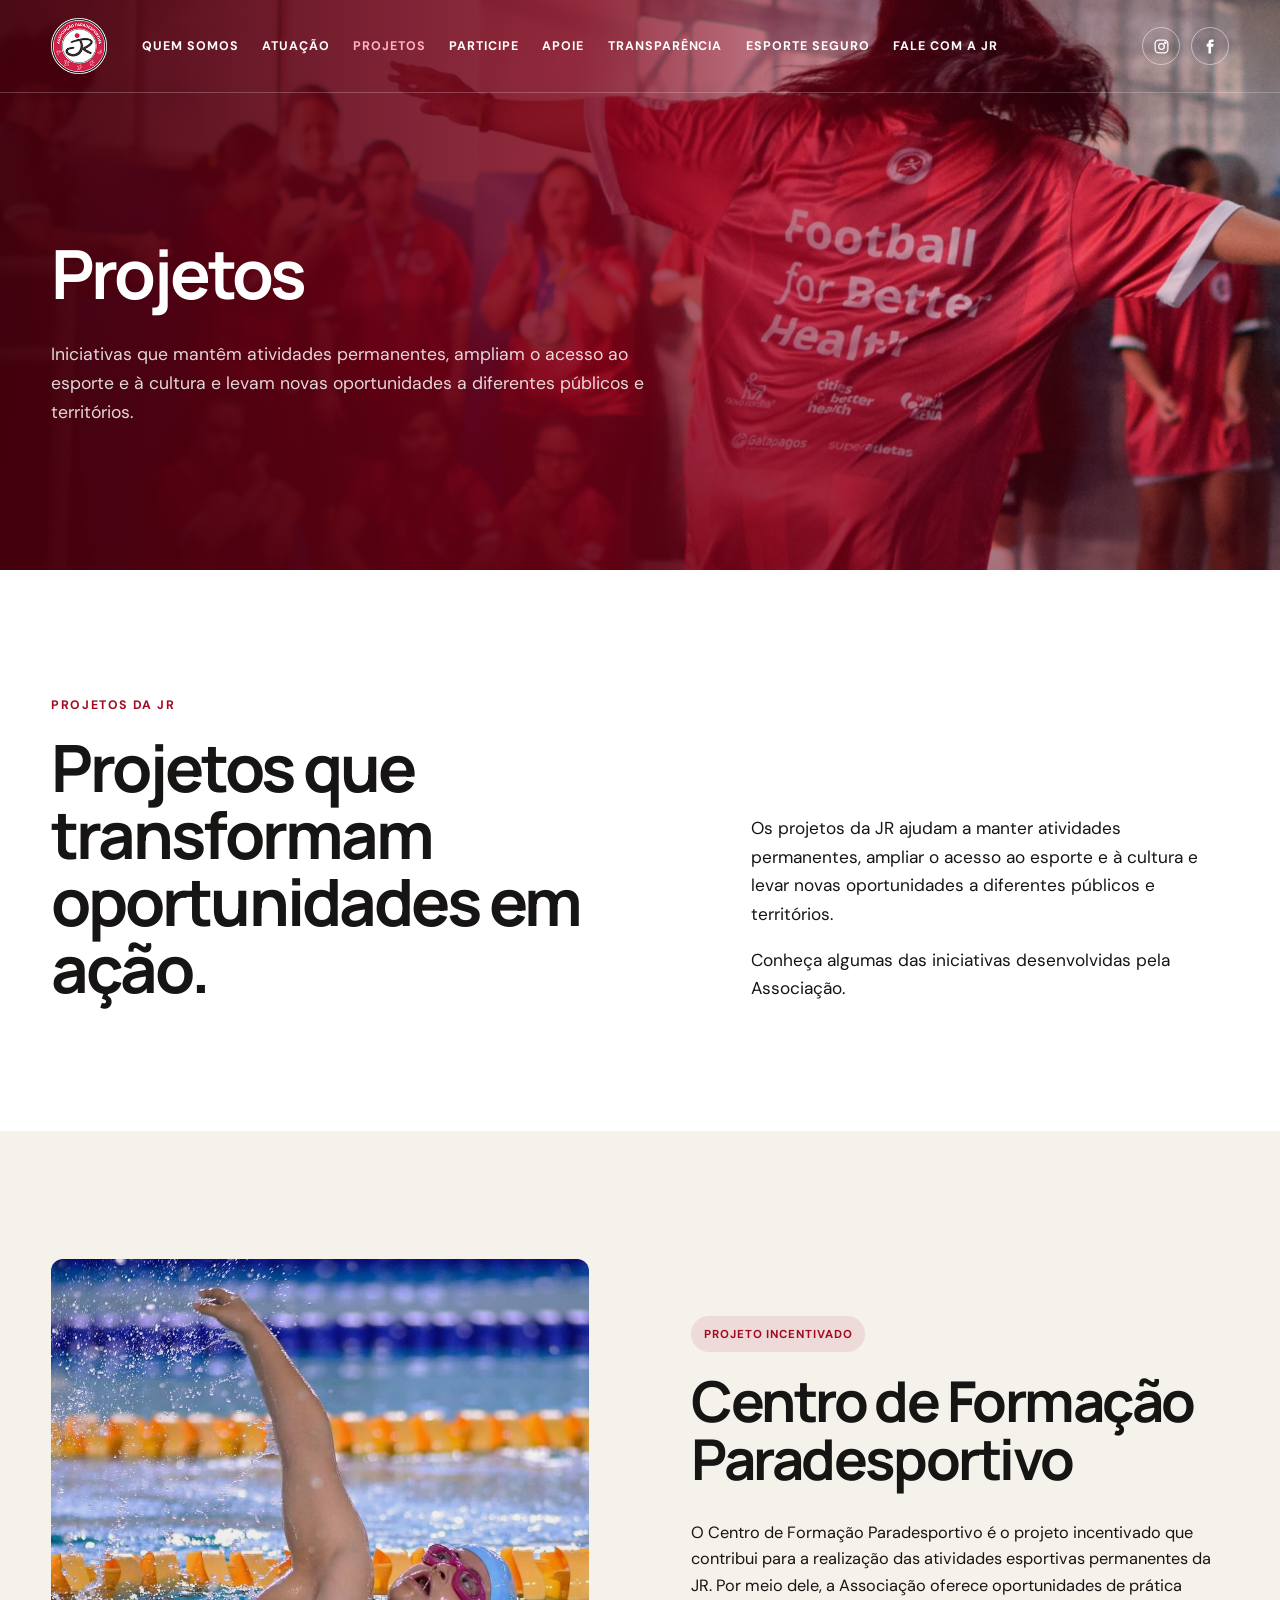
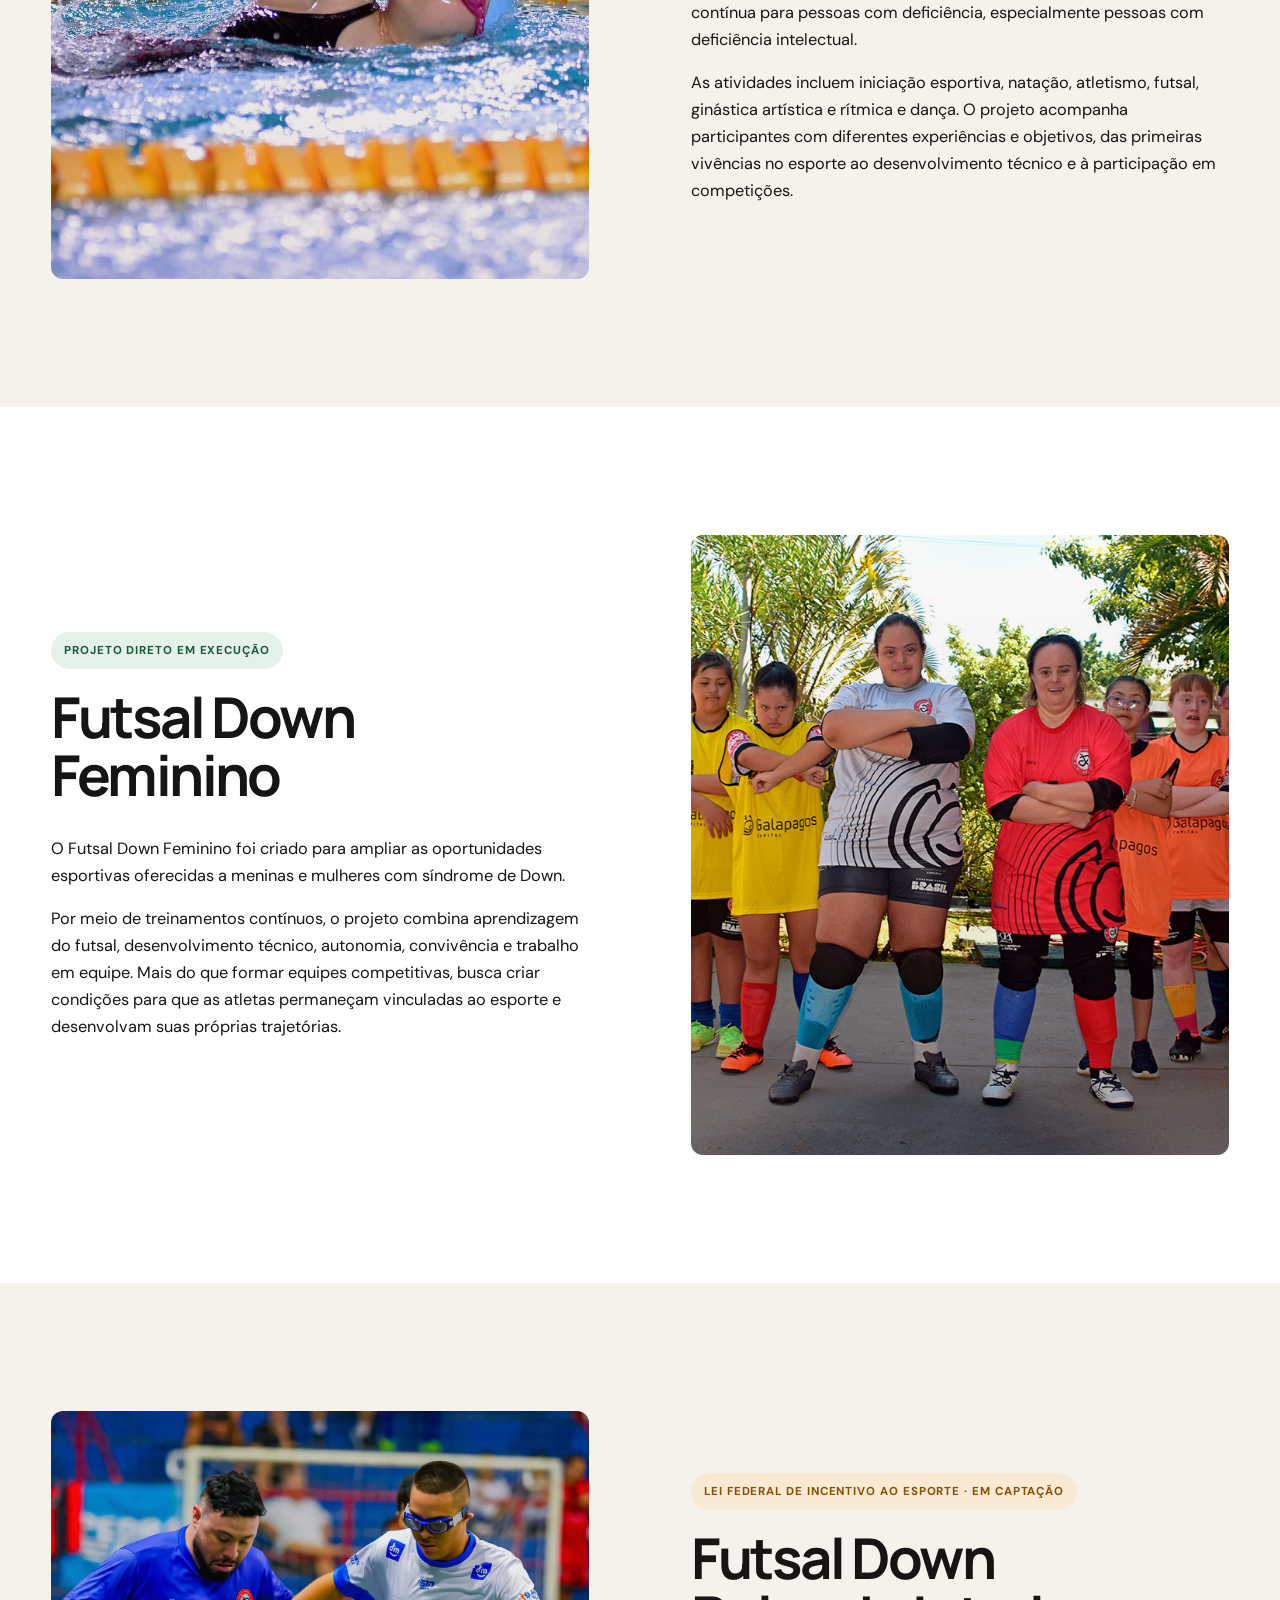
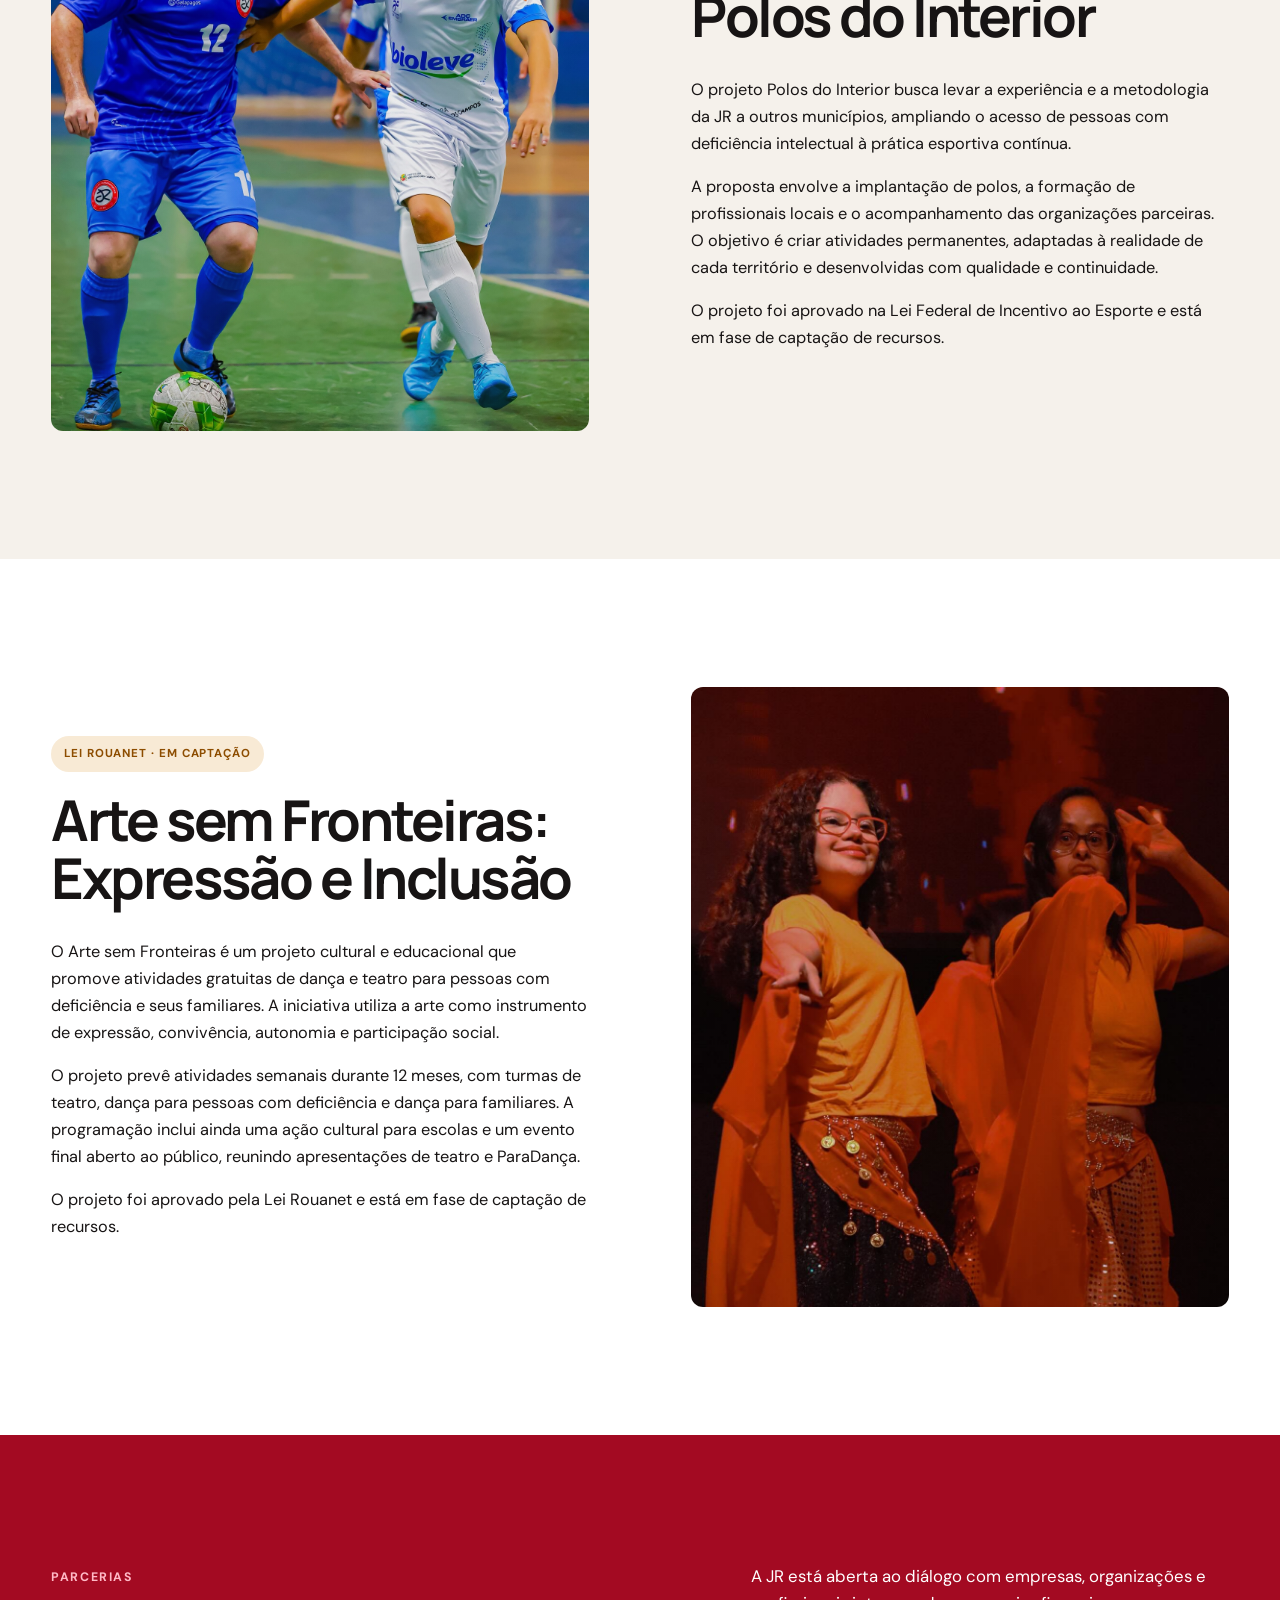
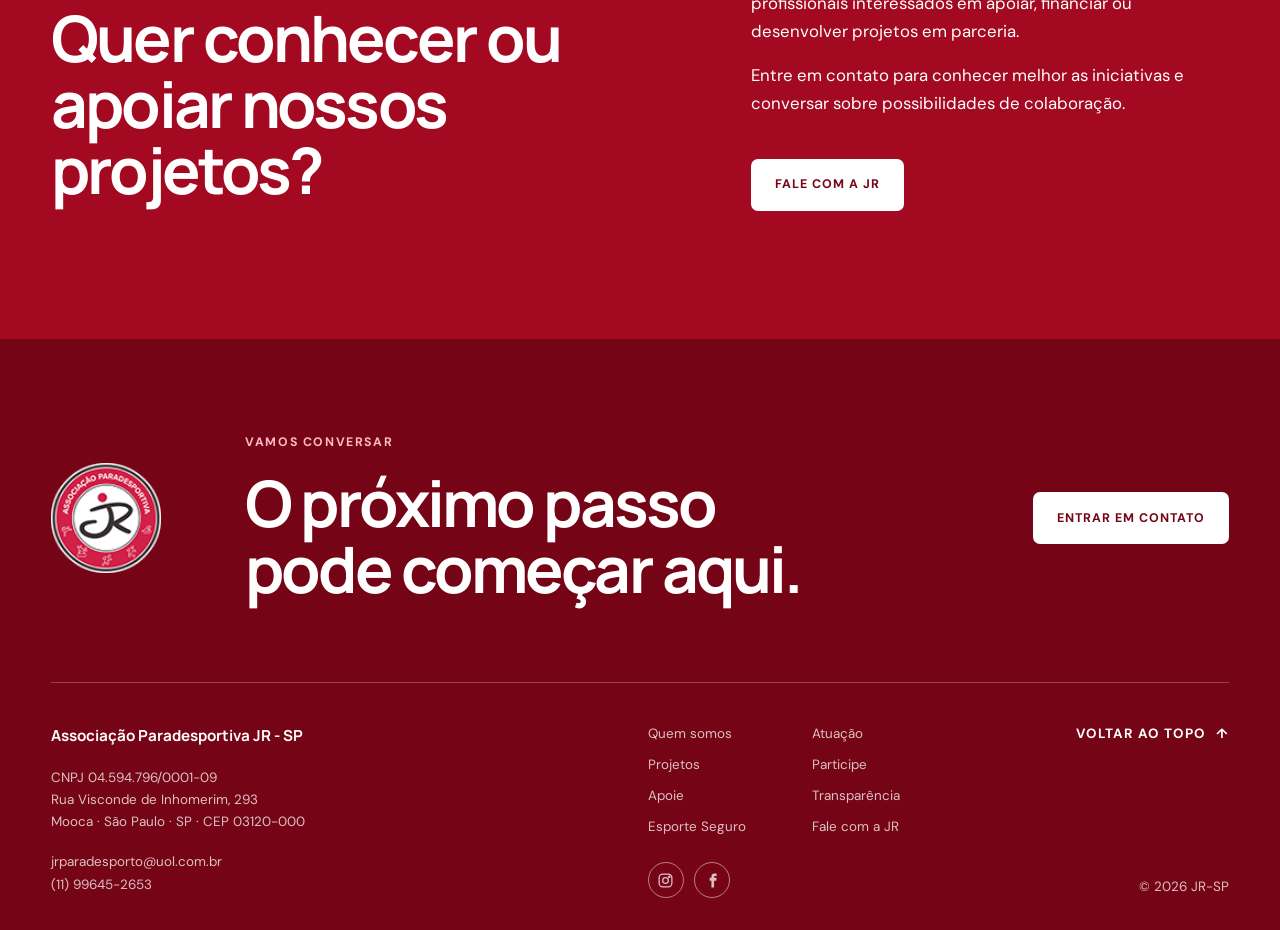
<file: projetos.html>
<!doctype html>
<html lang="pt-BR">
<head>
  <meta charset="utf-8">
  <meta name="viewport" content="width=device-width, initial-scale=1">
  <meta name="description" content="Conheça os projetos esportivos e culturais desenvolvidos pela Associação Paradesportiva JR-SP.">
  <title>Projetos | Associação Paradesportiva JR-SP</title>
  <link rel="icon" href="assets/favicon.svg" type="image/svg+xml">
  <link rel="preconnect" href="https://fonts.googleapis.com">
  <link rel="preconnect" href="https://fonts.gstatic.com" crossorigin>
  <link href="https://fonts.googleapis.com/css2?family=DM+Sans:wght@400;500;600;700&family=Manrope:wght@500;600;700;800&display=swap" rel="stylesheet">
  <link rel="stylesheet" href="styles.css?v=6">
</head>
<body class="inner-page projects-page">
  <a class="skip-link" href="#conteudo">Ir para o conteúdo</a>

  <header class="site-header solid-header" id="inicio">
    <div class="nav-wrap">
      <a class="brand" href="index.html" aria-label="JR-SP, início">
        <img src="assets/logo.png" alt="Associação Paradesportiva JR-SP" width="56" height="56">
      </a>
      <button class="menu-button" type="button" aria-expanded="false" aria-controls="menu-principal">
        <span></span><span></span><span></span><span class="sr-only">Abrir menu</span>
      </button>
      <nav id="menu-principal" aria-label="Navegação principal">
        <a href="quem-somos.html">Quem somos</a>
        <a href="atuacao.html">Atuação</a>
        <a class="active" href="projetos.html" aria-current="page">Projetos</a>
        <a href="participe.html">Participe</a>
        <a href="apoie.html">Apoie</a>
        <a href="transparencia.html">Transparência</a>
          <a href="esporte-seguro.html">Esporte Seguro</a>
        <a href="fale-com-a-jr.html">Fale com a JR</a>
      </nav>
      <div class="header-socials" aria-label="Redes sociais">
        <a href="https://www.instagram.com/jrparadesporto/" target="_blank" rel="noopener noreferrer" aria-label="Instagram da JR-SP">
          <svg viewBox="0 0 24 24" aria-hidden="true"><rect x="3" y="3" width="18" height="18" rx="5"></rect><circle cx="12" cy="12" r="4"></circle><circle cx="17.4" cy="6.7" r="1"></circle></svg>
        </a>
        <a href="https://www.facebook.com/associacaoparadesportivajrsp" target="_blank" rel="noopener noreferrer" aria-label="Facebook da JR-SP">
          <svg viewBox="0 0 24 24" aria-hidden="true"><path d="M14.2 8.2V6.7c0-.8.5-1 1-1h2.6V2.1L14.7 2C11.3 2 10.5 4.1 10.5 6.2v2H8v4h2.5V22h3.7v-9.8h3.1l.5-4h-3.6Z"></path></svg>
        </a>
      </div>
    </div>
  </header>

  <main id="conteudo">
    <section class="projects-hero">
      <div class="projects-hero-copy">
        <h1>Projetos</h1>
        <p>Iniciativas que mantêm atividades permanentes, ampliam o acesso ao esporte e à cultura e levam novas oportunidades a diferentes públicos e territórios.</p>
      </div>
    </section>

    <section class="projects-intro section surface-white">
      <div>
        <p class="eyebrow">Projetos da JR</p>
        <h2>Projetos que transformam oportunidades em ação.</h2>
      </div>
      <div>
        <p>Os projetos da JR ajudam a manter atividades permanentes, ampliar o acesso ao esporte e à cultura e levar novas oportunidades a diferentes públicos e territórios.</p>
        <p>Conheça algumas das iniciativas desenvolvidas pela Associação.</p>
      </div>
    </section>

    <section class="project-showcase section" aria-labelledby="centro-title">
      <div class="project-photo" style="--project-image:url('assets/natacao.jpg')" role="img" aria-label="Atividade de natação da JR"></div>
      <div class="project-content">
        <p class="project-status">Projeto incentivado</p>
        <h2 id="centro-title">Centro de Formação Paradesportivo</h2>
        <p>O Centro de Formação Paradesportivo é o projeto incentivado que contribui para a realização das atividades esportivas permanentes da JR. Por meio dele, a Associação oferece oportunidades de prática contínua para pessoas com deficiência, especialmente pessoas com deficiência intelectual.</p>
        <p>As atividades incluem iniciação esportiva, natação, atletismo, futsal, ginástica artística e rítmica e dança. O projeto acompanha participantes com diferentes experiências e objetivos, das primeiras vivências no esporte ao desenvolvimento técnico e à participação em competições.</p>
      </div>
    </section>

    <section class="project-showcase reverse section surface-white" aria-labelledby="futsal-feminino-title">
      <div class="project-photo" style="--project-image:url('assets/time-feminino.jpg')" role="img" aria-label="Equipe feminina de Futsal Down da JR"></div>
      <div class="project-content">
        <p class="project-status running">Projeto direto em execução</p>
        <h2 id="futsal-feminino-title">Futsal Down Feminino</h2>
        <p>O Futsal Down Feminino foi criado para ampliar as oportunidades esportivas oferecidas a meninas e mulheres com síndrome de Down.</p>
        <p>Por meio de treinamentos contínuos, o projeto combina aprendizagem do futsal, desenvolvimento técnico, autonomia, convivência e trabalho em equipe. Mais do que formar equipes competitivas, busca criar condições para que as atletas permaneçam vinculadas ao esporte e desenvolvam suas próprias trajetórias.</p>
      </div>
    </section>

    <section class="project-showcase section" aria-labelledby="polos-title">
      <div class="project-photo project-photo-futsal" style="--project-image:url('assets/futsal.jpg')" role="img" aria-label="Jogadores durante uma partida de futsal"></div>
      <div class="project-content">
        <p class="project-status funding">Lei Federal de Incentivo ao Esporte · Em captação</p>
        <h2 id="polos-title">Futsal Down<br>Polos do Interior</h2>
        <p>O projeto Polos do Interior busca levar a experiência e a metodologia da JR a outros municípios, ampliando o acesso de pessoas com deficiência intelectual à prática esportiva contínua.</p>
        <p>A proposta envolve a implantação de polos, a formação de profissionais locais e o acompanhamento das organizações parceiras. O objetivo é criar atividades permanentes, adaptadas à realidade de cada território e desenvolvidas com qualidade e continuidade.</p>
        <p>O projeto foi aprovado na Lei Federal de Incentivo ao Esporte e está em fase de captação de recursos.</p>
      </div>
    </section>

    <section class="project-showcase reverse section surface-white" aria-labelledby="arte-title">
      <div class="project-photo" style="--project-image:url('assets/danca.jpg')" role="img" aria-label="Atividade de dança da JR"></div>
      <div class="project-content">
        <p class="project-status funding">Lei Rouanet · Em captação</p>
        <h2 id="arte-title">Arte sem Fronteiras:<br>Expressão e Inclusão</h2>
        <p>O Arte sem Fronteiras é um projeto cultural e educacional que promove atividades gratuitas de dança e teatro para pessoas com deficiência e seus familiares. A iniciativa utiliza a arte como instrumento de expressão, convivência, autonomia e participação social.</p>
        <p>O projeto prevê atividades semanais durante 12 meses, com turmas de teatro, dança para pessoas com deficiência e dança para familiares. A programação inclui ainda uma ação cultural para escolas e um evento final aberto ao público, reunindo apresentações de teatro e ParaDança.</p>
        <p>O projeto foi aprovado pela Lei Rouanet e está em fase de captação de recursos.</p>
      </div>
    </section>

    <section class="projects-cta section">
      <div>
        <p class="eyebrow light">Parcerias</p>
        <h2>Quer conhecer ou apoiar nossos projetos?</h2>
      </div>
      <div>
        <p>A JR está aberta ao diálogo com empresas, organizações e profissionais interessados em apoiar, financiar ou desenvolver projetos em parceria.</p>
        <p>Entre em contato para conhecer melhor as iniciativas e conversar sobre possibilidades de colaboração.</p>
        <a class="button button-light" href="mailto:jrparadesporto@uol.com.br">Fale com a JR</a>
      </div>
    </section>
  </main>

  <footer id="contato">
    <div class="footer-top">
      <img src="assets/logo.png" alt="Associação Paradesportiva JR-SP" width="110" height="110">
      <div>
        <p class="eyebrow light">Vamos conversar</p>
        <h2>O próximo passo<br>pode começar aqui.</h2>
      </div>
      <a class="button button-light" href="fale-com-a-jr.html">Entrar em contato</a>
    </div>
    <div class="footer-bottom">
      <div class="footer-identity">
        <p><strong>Associação Paradesportiva JR - SP</strong></p>
        <p>CNPJ 04.594.796/0001-09<br>Rua Visconde de Inhomerim, 293<br>Mooca · São Paulo · SP · CEP 03120-000</p>
        <p><a href="mailto:jrparadesporto@uol.com.br">jrparadesporto@uol.com.br</a><br><a href="tel:+5511996452653">(11) 99645-2653</a></p>
      </div>
      <div class="footer-navigation">
        <nav aria-label="Navegação do rodapé">
          <a href="quem-somos.html">Quem somos</a>
          <a href="atuacao.html">Atuação</a>
          <a href="projetos.html">Projetos</a>
          <a href="participe.html">Participe</a>
          <a href="apoie.html">Apoie</a>
          <a href="transparencia.html">Transparência</a>
          <a href="esporte-seguro.html">Esporte Seguro</a>
          <a href="fale-com-a-jr.html">Fale com a JR</a>
        </nav>
        <div class="footer-socials" aria-label="Redes sociais">
          <a href="https://www.instagram.com/jrparadesporto/" target="_blank" rel="noopener noreferrer" aria-label="Instagram da JR-SP">
            <svg viewBox="0 0 24 24" aria-hidden="true"><rect x="3" y="3" width="18" height="18" rx="5"></rect><circle cx="12" cy="12" r="4"></circle><circle cx="17.4" cy="6.7" r="1"></circle></svg>
          </a>
          <a href="https://www.facebook.com/associacaoparadesportivajrsp" target="_blank" rel="noopener noreferrer" aria-label="Facebook da JR-SP">
            <svg viewBox="0 0 24 24" aria-hidden="true"><path d="M14.2 8.2V6.7c0-.8.5-1 1-1h2.6V2.1L14.7 2C11.3 2 10.5 4.1 10.5 6.2v2H8v4h2.5V22h3.7v-9.8h3.1l.5-4h-3.6Z"></path></svg>
          </a>
        </div>
      </div>
      <div class="footer-return">
        <a class="back-to-top" href="#inicio">Voltar ao topo <span aria-hidden="true">↑</span></a>
        <p class="copyright">© 2026 JR-SP</p>
      </div>
    </div>
  </footer>

  <script src="script.js"></script>
</body>
</html>
</file>
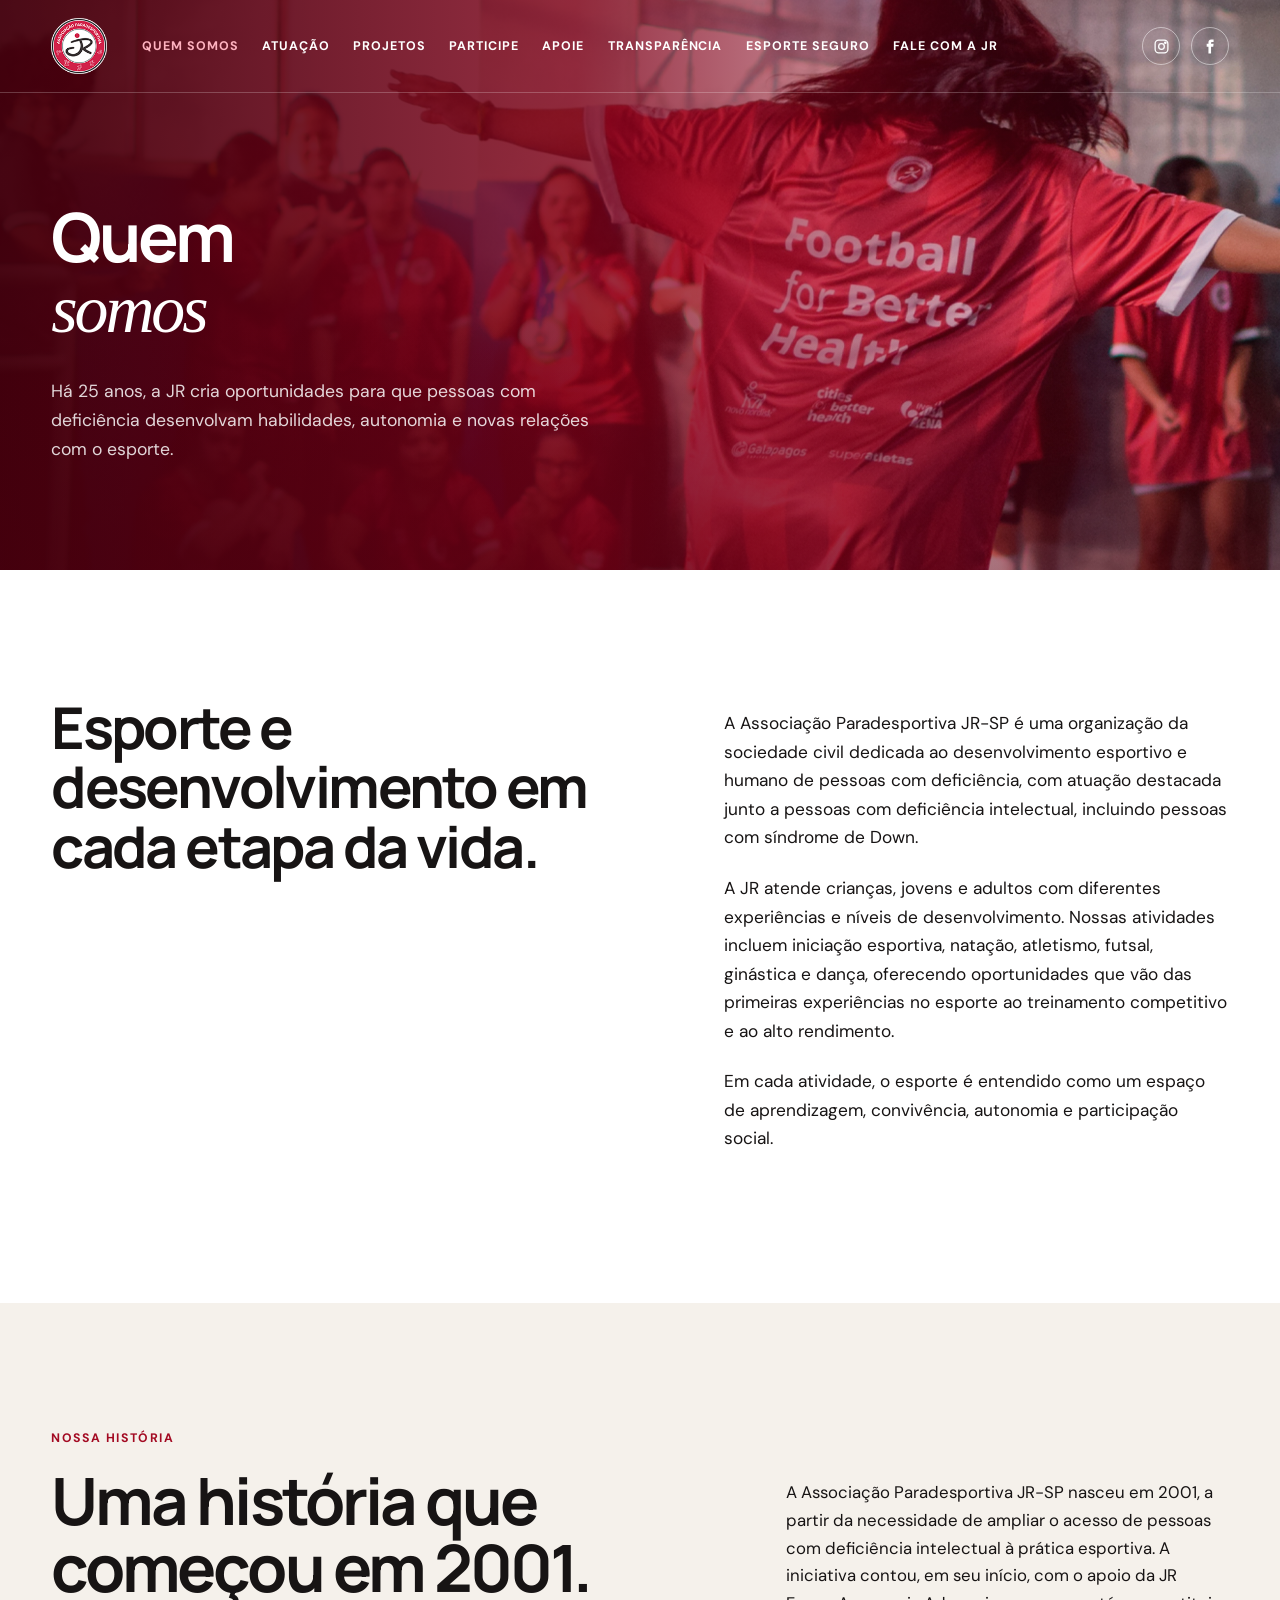
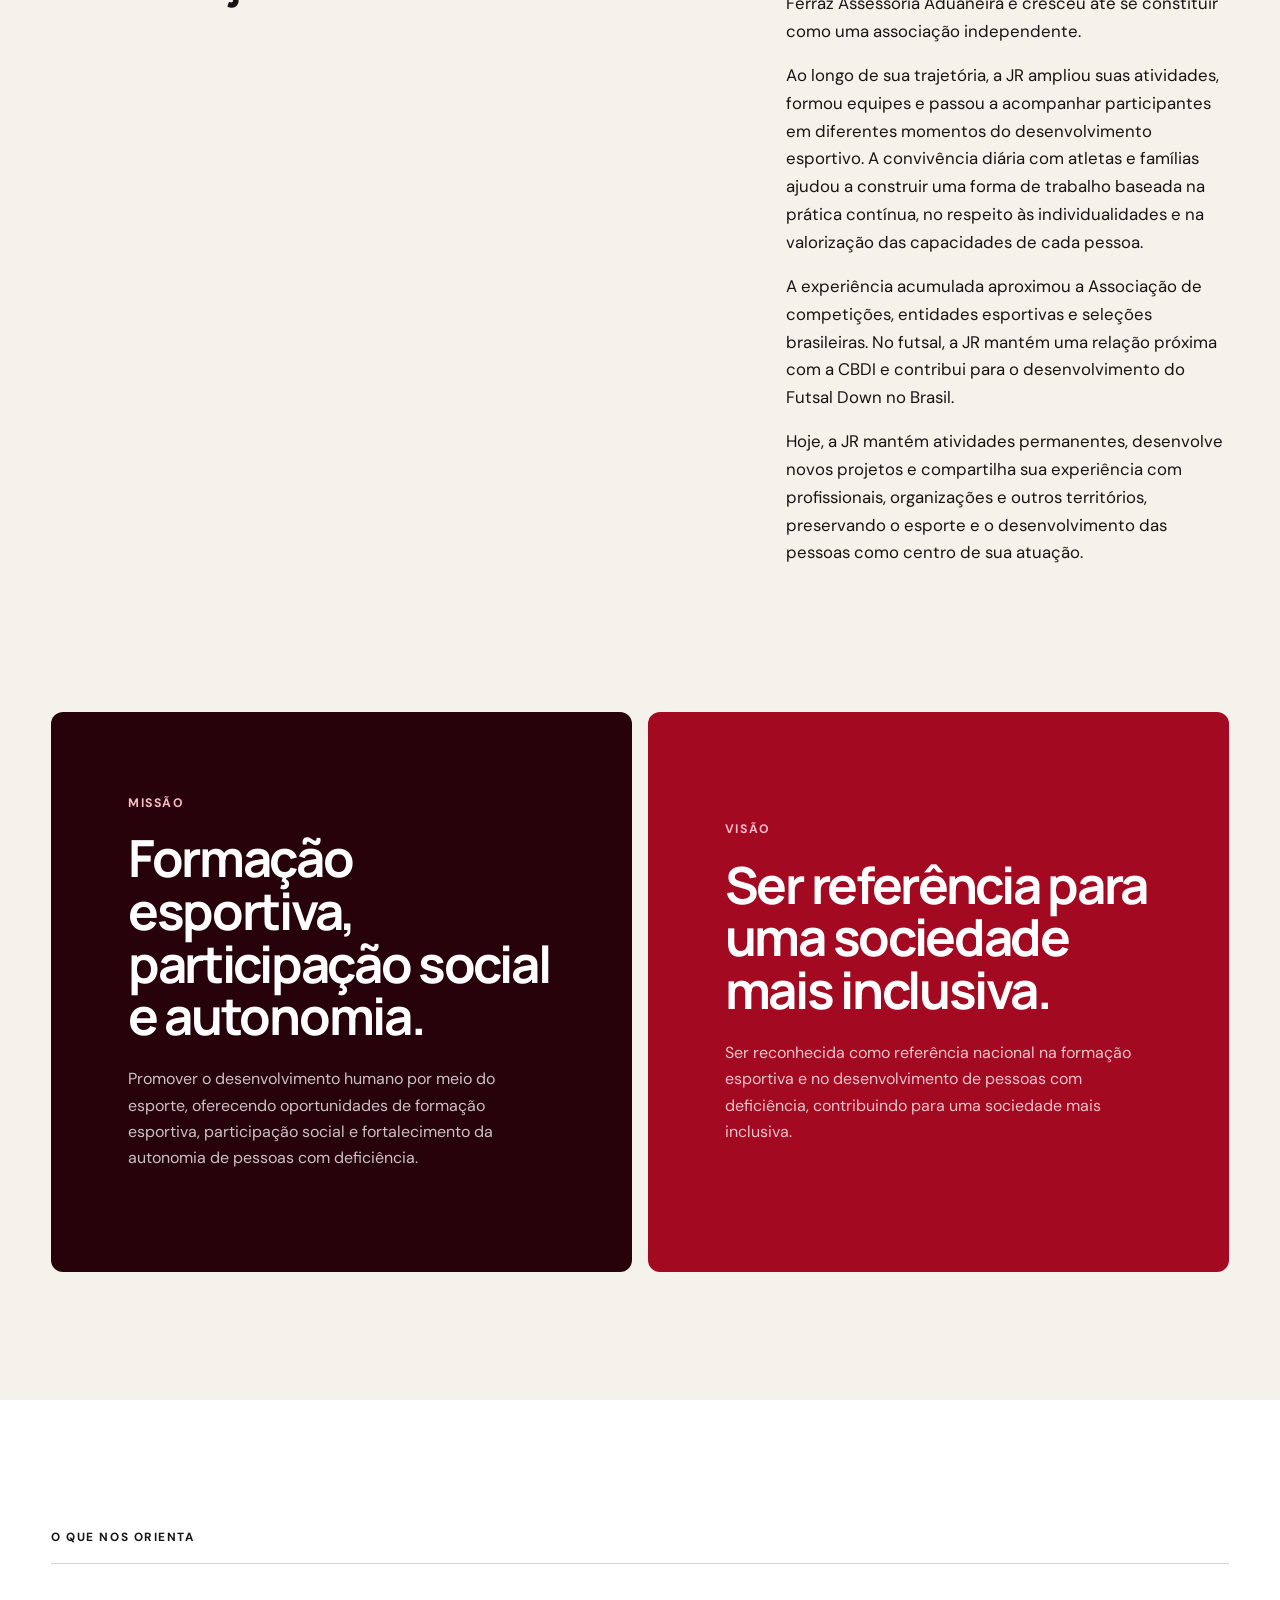
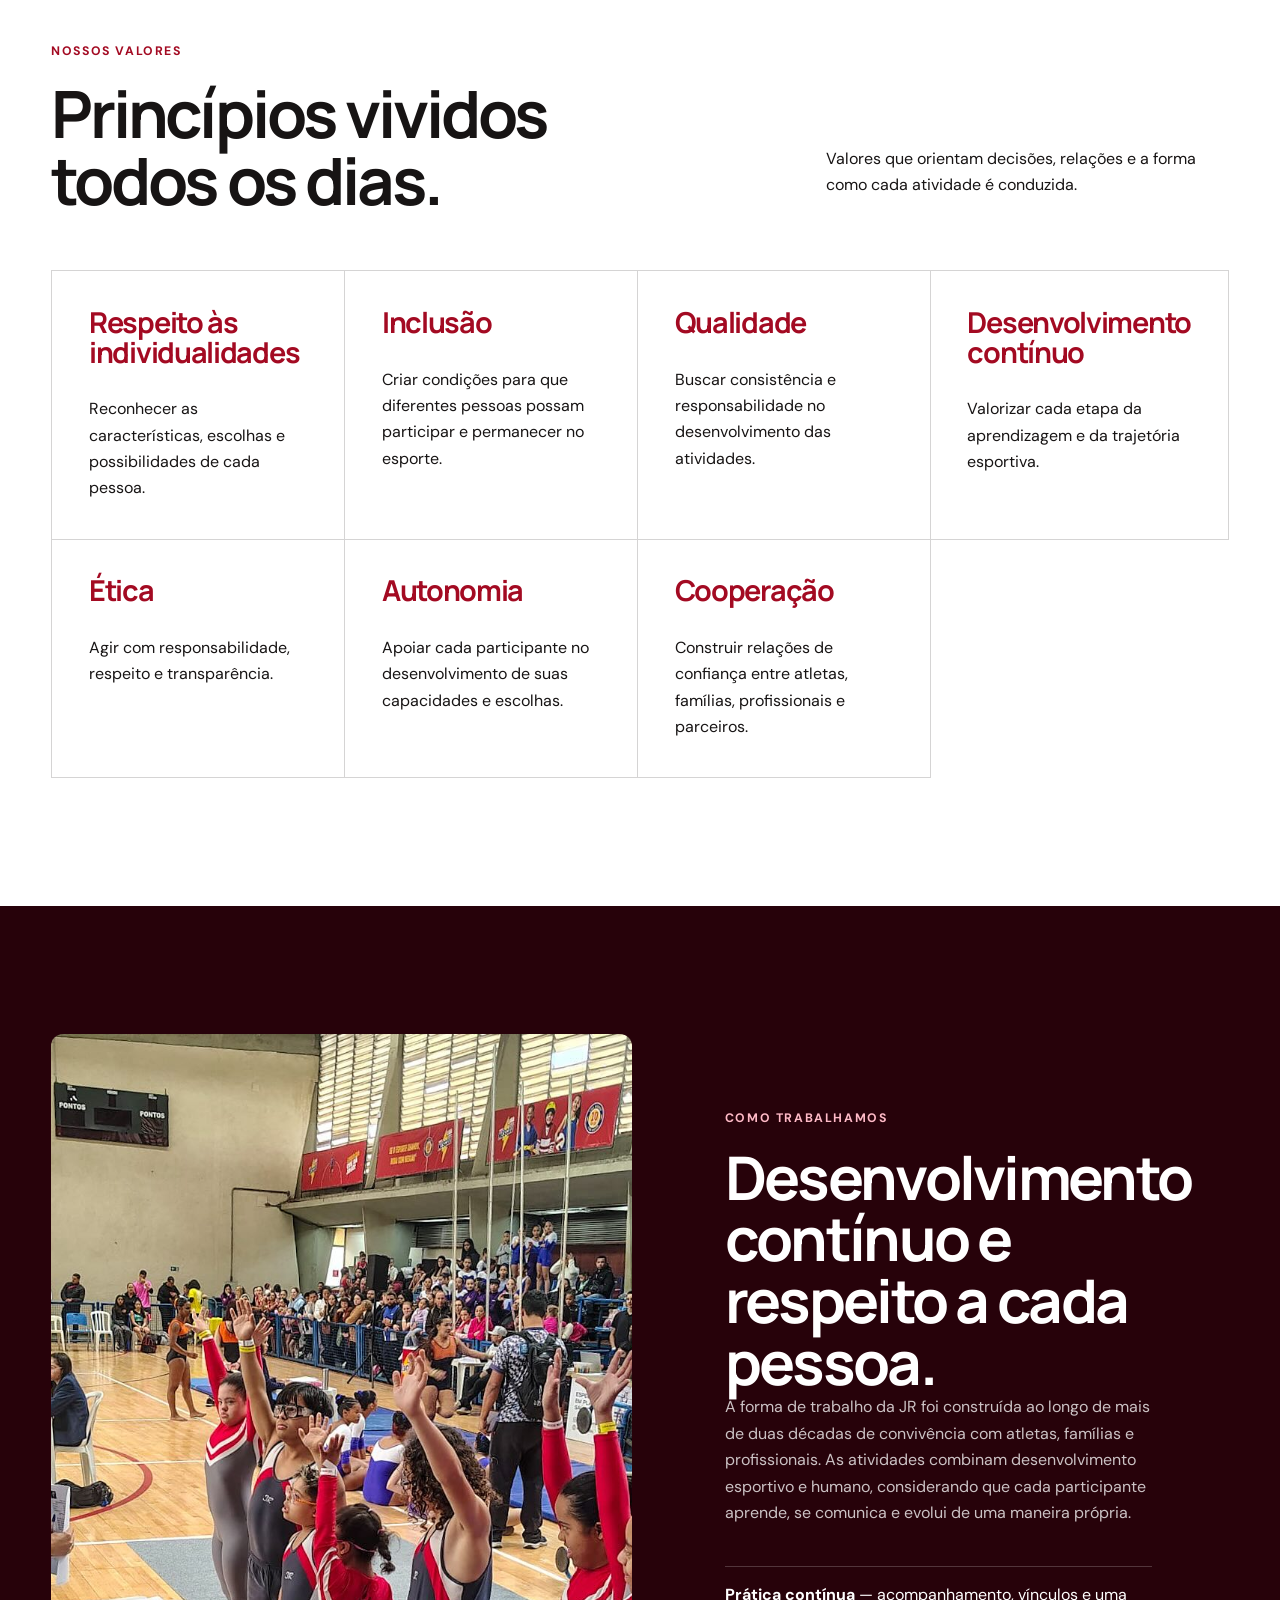
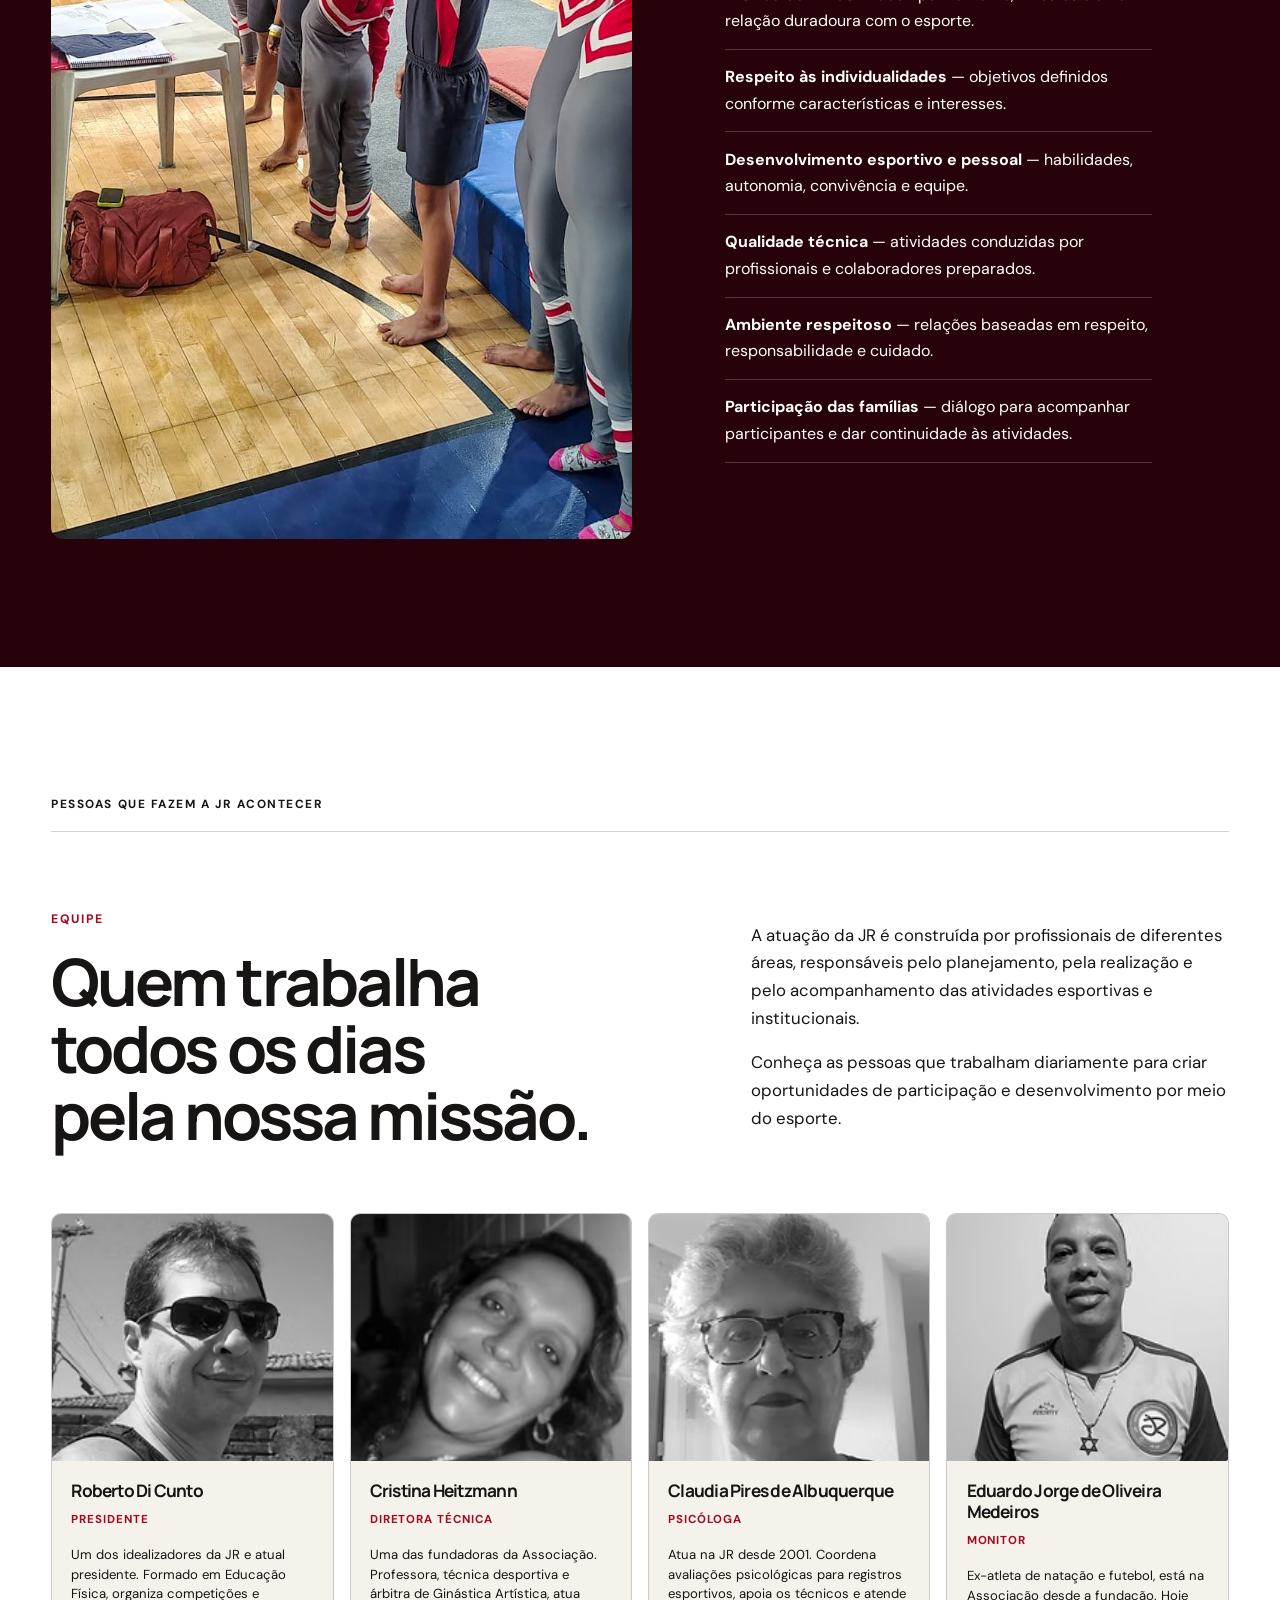
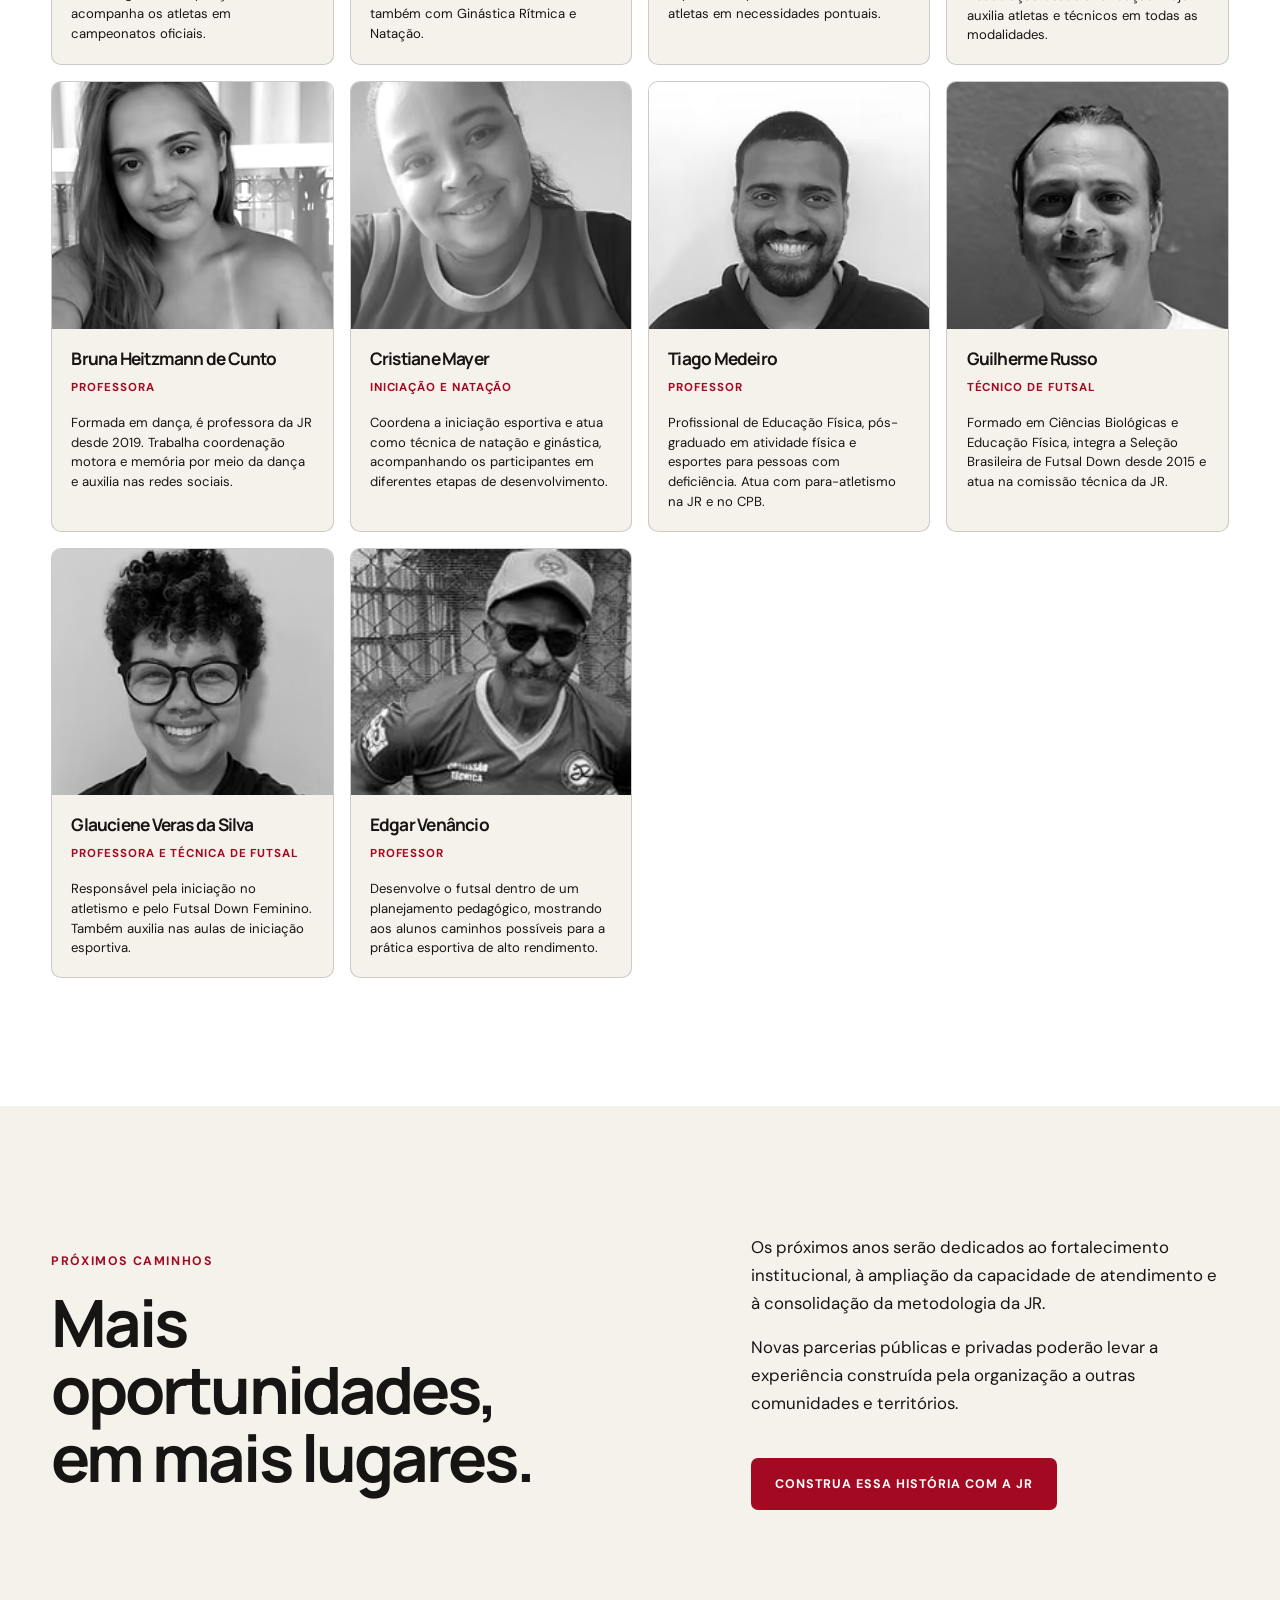
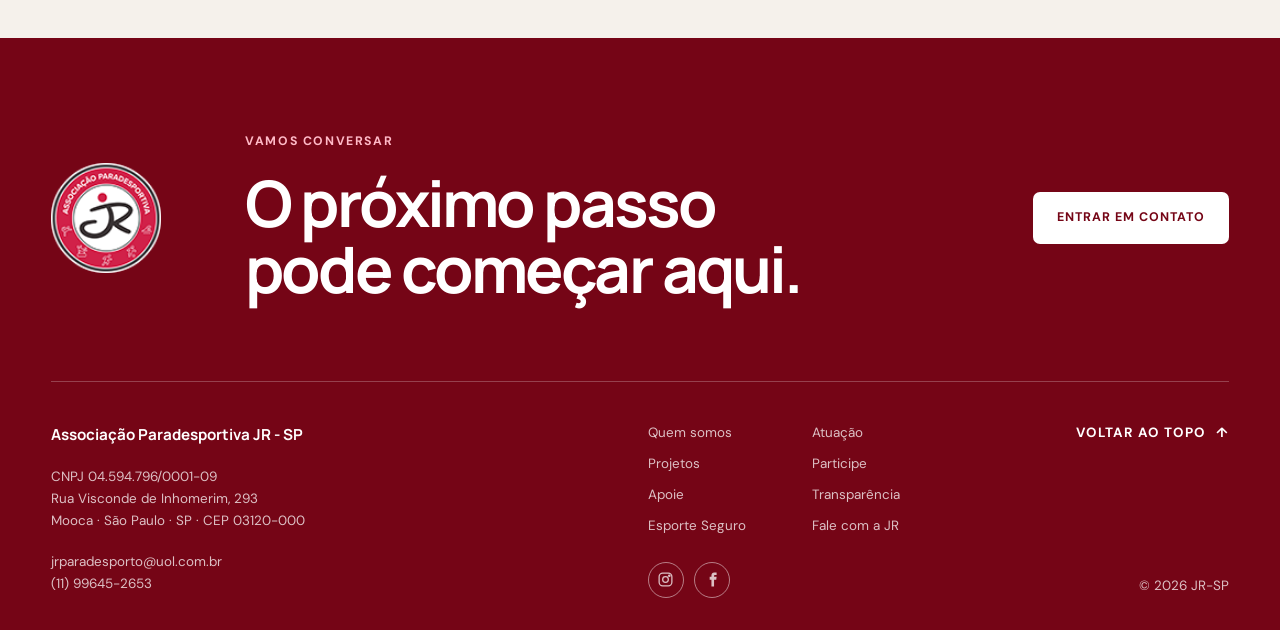
<file: quem-somos.html>
<!doctype html>
<html lang="pt-BR">
<head>
  <meta charset="utf-8">
  <meta name="viewport" content="width=device-width, initial-scale=1">
  <meta name="description" content="Conheça a história, o propósito e a metodologia da Associação Paradesportiva JR-SP.">
  <title>Quem somos | Associação Paradesportiva JR-SP</title>
  <link rel="icon" href="assets/favicon.svg" type="image/svg+xml">
  <link rel="preconnect" href="https://fonts.googleapis.com">
  <link rel="preconnect" href="https://fonts.gstatic.com" crossorigin>
  <link href="https://fonts.googleapis.com/css2?family=DM+Sans:wght@400;500;600;700&family=Manrope:wght@500;600;700;800&display=swap" rel="stylesheet">
  <link rel="stylesheet" href="styles.css?v=6">
</head>
<body class="inner-page">
  <a class="skip-link" href="#conteudo">Ir para o conteúdo</a>

  <header class="site-header solid-header" id="inicio">
    <div class="nav-wrap">
      <a class="brand" href="index.html" aria-label="JR-SP, início">
        <img src="assets/logo.png" alt="Associação Paradesportiva JR-SP" width="56" height="56">
      </a>
      <button class="menu-button" type="button" aria-expanded="false" aria-controls="menu-principal">
        <span></span><span></span><span></span><span class="sr-only">Abrir menu</span>
      </button>
      <nav id="menu-principal" aria-label="Navegação principal">
        <a class="active" href="quem-somos.html" aria-current="page">Quem somos</a>
        <a href="atuacao.html">Atuação</a>
        <a href="projetos.html">Projetos</a>
        <a href="participe.html">Participe</a>
        <a href="apoie.html">Apoie</a>
        <a href="transparencia.html">Transparência</a>
          <a href="esporte-seguro.html">Esporte Seguro</a>
        <a href="fale-com-a-jr.html">Fale com a JR</a>
      </nav>
      <div class="header-socials" aria-label="Redes sociais">
        <a href="https://www.instagram.com/jrparadesporto/" target="_blank" rel="noopener noreferrer" aria-label="Instagram da JR-SP">
          <svg viewBox="0 0 24 24" aria-hidden="true"><rect x="3" y="3" width="18" height="18" rx="5"></rect><circle cx="12" cy="12" r="4"></circle><circle cx="17.4" cy="6.7" r="1"></circle></svg>
        </a>
        <a href="https://www.facebook.com/associacaoparadesportivajrsp" target="_blank" rel="noopener noreferrer" aria-label="Facebook da JR-SP">
          <svg viewBox="0 0 24 24" aria-hidden="true"><path d="M14.2 8.2V6.7c0-.8.5-1 1-1h2.6V2.1L14.7 2C11.3 2 10.5 4.1 10.5 6.2v2H8v4h2.5V22h3.7v-9.8h3.1l.5-4h-3.6Z"></path></svg>
        </a>
      </div>
    </div>
  </header>

  <main id="conteudo">
    <section class="about-hero">
      <div class="about-hero-copy">
        <h1>Quem<br><em>somos</em></h1>
        <p>Há 25 anos, a JR cria oportunidades para que pessoas com deficiência desenvolvam habilidades, autonomia e novas relações com o esporte.</p>
      </div>
    </section>

    <section class="about-opening section surface-white">
      <div class="about-opening-grid">
        <h2>Esporte e desenvolvimento em cada etapa da vida.</h2>
        <div>
          <p>A Associação Paradesportiva JR-SP é uma organização da sociedade civil dedicada ao desenvolvimento esportivo e humano de pessoas com deficiência, com atuação destacada junto a pessoas com deficiência intelectual, incluindo pessoas com síndrome de Down.</p>
          <p>A JR atende crianças, jovens e adultos com diferentes experiências e níveis de desenvolvimento. Nossas atividades incluem iniciação esportiva, natação, atletismo, futsal, ginástica e dança, oferecendo oportunidades que vão das primeiras experiências no esporte ao treinamento competitivo e ao alto rendimento.</p>
          <p>Em cada atividade, o esporte é entendido como um espaço de aprendizagem, convivência, autonomia e participação social.</p>
        </div>
      </div>
    </section>

    <section class="about-manifesto section">
      <div class="manifesto-title">
        <p class="eyebrow">Nossa história</p>
        <h2>Uma história que<br>começou em 2001.</h2>
      </div>
      <div class="manifesto-copy">
        <p>A Associação Paradesportiva JR-SP nasceu em 2001, a partir da necessidade de ampliar o acesso de pessoas com deficiência intelectual à prática esportiva. A iniciativa contou, em seu início, com o apoio da JR Ferraz Assessoria Aduaneira e cresceu até se constituir como uma associação independente.</p>
        <p>Ao longo de sua trajetória, a JR ampliou suas atividades, formou equipes e passou a acompanhar participantes em diferentes momentos do desenvolvimento esportivo. A convivência diária com atletas e famílias ajudou a construir uma forma de trabalho baseada na prática contínua, no respeito às individualidades e na valorização das capacidades de cada pessoa.</p>
        <p>A experiência acumulada aproximou a Associação de competições, entidades esportivas e seleções brasileiras. No futsal, a JR mantém uma relação próxima com a CBDI e contribui para o desenvolvimento do Futsal Down no Brasil.</p>
        <p>Hoje, a JR mantém atividades permanentes, desenvolve novos projetos e compartilha sua experiência com profissionais, organizações e outros territórios, preservando o esporte e o desenvolvimento das pessoas como centro de sua atuação.</p>
      </div>
    </section>

    <section class="mission-vision section">
      <article>
        <p class="eyebrow light">Missão</p>
        <h2>Formação esportiva, participação social e autonomia.</h2>
        <p>Promover o desenvolvimento humano por meio do esporte, oferecendo oportunidades de formação esportiva, participação social e fortalecimento da autonomia de pessoas com deficiência.</p>
      </article>
      <article>
        <p class="eyebrow light">Visão</p>
        <h2>Ser referência para uma sociedade mais inclusiva.</h2>
        <p>Ser reconhecida como referência nacional na formação esportiva e no desenvolvimento de pessoas com deficiência, contribuindo para uma sociedade mais inclusiva.</p>
      </article>
    </section>

    <section class="values section surface-white">
      <div class="section-label">O que nos orienta</div>
      <div class="values-head">
        <div>
          <p class="eyebrow">Nossos valores</p>
          <h2>Princípios vividos<br>todos os dias.</h2>
        </div>
        <p>Valores que orientam decisões, relações e a forma como cada atividade é conduzida.</p>
      </div>
      <div class="value-grid">
        <article><h3>Respeito às individualidades</h3><p>Reconhecer as características, escolhas e possibilidades de cada pessoa.</p></article>
        <article><h3>Inclusão</h3><p>Criar condições para que diferentes pessoas possam participar e permanecer no esporte.</p></article>
        <article><h3>Qualidade</h3><p>Buscar consistência e responsabilidade no desenvolvimento das atividades.</p></article>
        <article><h3>Desenvolvimento contínuo</h3><p>Valorizar cada etapa da aprendizagem e da trajetória esportiva.</p></article>
        <article><h3>Ética</h3><p>Agir com responsabilidade, respeito e transparência.</p></article>
        <article><h3>Autonomia</h3><p>Apoiar cada participante no desenvolvimento de suas capacidades e escolhas.</p></article>
        <article><h3>Cooperação</h3><p>Construir relações de confiança entre atletas, famílias, profissionais e parceiros.</p></article>
      </div>
    </section>

    <section class="method section">
      <div class="method-photo" role="img" aria-label="Atleta da JR durante atividade esportiva"></div>
      <div class="method-copy">
        <p class="eyebrow light">Como trabalhamos</p>
        <h2>Desenvolvimento contínuo e respeito a cada pessoa.</h2>
        <p>A forma de trabalho da JR foi construída ao longo de mais de duas décadas de convivência com atletas, famílias e profissionais. As atividades combinam desenvolvimento esportivo e humano, considerando que cada participante aprende, se comunica e evolui de uma maneira própria.</p>
        <ul>
          <li><strong>Prática contínua</strong> — acompanhamento, vínculos e uma relação duradoura com o esporte.</li>
          <li><strong>Respeito às individualidades</strong> — objetivos definidos conforme características e interesses.</li>
          <li><strong>Desenvolvimento esportivo e pessoal</strong> — habilidades, autonomia, convivência e equipe.</li>
          <li><strong>Qualidade técnica</strong> — atividades conduzidas por profissionais e colaboradores preparados.</li>
          <li><strong>Ambiente respeitoso</strong> — relações baseadas em respeito, responsabilidade e cuidado.</li>
          <li><strong>Participação das famílias</strong> — diálogo para acompanhar participantes e dar continuidade às atividades.</li>
        </ul>
      </div>
    </section>

    <section class="team section surface-white" id="equipe">
      <div class="section-label">Pessoas que fazem a JR acontecer</div>
      <div class="team-head">
        <div>
          <p class="eyebrow">Equipe</p>
          <h2>Quem trabalha<br>todos os dias<br>pela nossa missão.</h2>
        </div>
        <div>
          <p>A atuação da JR é construída por profissionais de diferentes áreas, responsáveis pelo planejamento, pela realização e pelo acompanhamento das atividades esportivas e institucionais.</p>
          <p>Conheça as pessoas que trabalham diariamente para criar oportunidades de participação e desenvolvimento por meio do esporte.</p>
        </div>
      </div>
      <div class="team-grid">
        <article class="team-card"><img src="assets/equipe-roberto.avif" alt="Roberto Di Cunto"><div><h3>Roberto Di Cunto</h3><p class="role">Presidente</p><p>Um dos idealizadores da JR e atual presidente. Formado em Educação Física, organiza competições e acompanha os atletas em campeonatos oficiais.</p></div></article>
        <article class="team-card"><img src="assets/equipe-cristina.avif" alt="Cristina Heitzmann"><div><h3>Cristina Heitzmann</h3><p class="role">Diretora técnica</p><p>Uma das fundadoras da Associação. Professora, técnica desportiva e árbitra de Ginástica Artística, atua também com Ginástica Rítmica e Natação.</p></div></article>
        <article class="team-card"><img src="assets/equipe-claudia.avif" alt="Claudia Pires de Albuquerque"><div><h3>Claudia Pires de Albuquerque</h3><p class="role">Psicóloga</p><p>Atua na JR desde 2001. Coordena avaliações psicológicas para registros esportivos, apoia os técnicos e atende atletas em necessidades pontuais.</p></div></article>
        <article class="team-card"><img src="assets/equipe-eduardo.avif" alt="Eduardo Jorge de Oliveira Medeiros"><div><h3>Eduardo Jorge de Oliveira Medeiros</h3><p class="role">Monitor</p><p>Ex-atleta de natação e futebol, está na Associação desde a fundação. Hoje auxilia atletas e técnicos em todas as modalidades.</p></div></article>
        <article class="team-card"><img src="assets/equipe-bruna.avif" alt="Bruna Heitzmann de Cunto"><div><h3>Bruna Heitzmann de Cunto</h3><p class="role">Professora</p><p>Formada em dança, é professora da JR desde 2019. Trabalha coordenação motora e memória por meio da dança e auxilia nas redes sociais.</p></div></article>
        <article class="team-card"><img src="assets/equipe-cristiane.avif" alt="Cristiane Mayer"><div><h3>Cristiane Mayer</h3><p class="role">Iniciação e Natação</p><p>Coordena a iniciação esportiva e atua como técnica de natação e ginástica, acompanhando os participantes em diferentes etapas de desenvolvimento.</p></div></article>
        <article class="team-card"><img src="assets/equipe-tiago.avif" alt="Tiago Medeiro"><div><h3>Tiago Medeiro</h3><p class="role">Professor</p><p>Profissional de Educação Física, pós-graduado em atividade física e esportes para pessoas com deficiência. Atua com para-atletismo na JR e no CPB.</p></div></article>
        <article class="team-card"><img src="assets/equipe-guilherme.avif" alt="Guilherme Russo"><div><h3>Guilherme Russo</h3><p class="role">Técnico de Futsal</p><p>Formado em Ciências Biológicas e Educação Física, integra a Seleção Brasileira de Futsal Down desde 2015 e atua na comissão técnica da JR.</p></div></article>
        <article class="team-card"><img src="assets/equipe-glauciene.avif" alt="Glauciene Veras da Silva"><div><h3>Glauciene Veras da Silva</h3><p class="role">Professora e Técnica de Futsal</p><p>Responsável pela iniciação no atletismo e pelo Futsal Down Feminino. Também auxilia nas aulas de iniciação esportiva.</p></div></article>
        <article class="team-card"><img src="assets/equipe-edgar.avif" alt="Edgar Venâncio"><div><h3>Edgar Venâncio</h3><p class="role">Professor</p><p>Desenvolve o futsal dentro de um planejamento pedagógico, mostrando aos alunos caminhos possíveis para a prática esportiva de alto rendimento.</p></div></article>
      </div>
    </section>

    <section class="future section">
      <div>
        <p class="eyebrow">Próximos caminhos</p>
        <h2>Mais oportunidades,<br>em mais lugares.</h2>
      </div>
      <div>
        <p>Os próximos anos serão dedicados ao fortalecimento institucional, à ampliação da capacidade de atendimento e à consolidação da metodologia da JR.</p>
        <p>Novas parcerias públicas e privadas poderão levar a experiência construída pela organização a outras comunidades e territórios.</p>
        <a class="button button-red" href="apoie.html">Construa essa história com a JR</a>
      </div>
    </section>
  </main>

  <footer id="contato">
    <div class="footer-top">
      <img src="assets/logo.png" alt="Associação Paradesportiva JR-SP" width="110" height="110">
      <div>
        <p class="eyebrow light">Vamos conversar</p>
        <h2>O próximo passo<br>pode começar aqui.</h2>
      </div>
      <a class="button button-light" href="fale-com-a-jr.html">Entrar em contato</a>
    </div>
    <div class="footer-bottom">
      <div class="footer-identity">
        <p><strong>Associação Paradesportiva JR - SP</strong></p>
        <p>CNPJ 04.594.796/0001-09<br>Rua Visconde de Inhomerim, 293<br>Mooca · São Paulo · SP · CEP 03120-000</p>
        <p><a href="mailto:jrparadesporto@uol.com.br">jrparadesporto@uol.com.br</a><br><a href="tel:+5511996452653">(11) 99645-2653</a></p>
      </div>
      <div class="footer-navigation">
        <nav aria-label="Navegação do rodapé">
          <a href="quem-somos.html">Quem somos</a>
          <a href="atuacao.html">Atuação</a>
          <a href="projetos.html">Projetos</a>
          <a href="participe.html">Participe</a>
          <a href="apoie.html">Apoie</a>
          <a href="transparencia.html">Transparência</a>
          <a href="esporte-seguro.html">Esporte Seguro</a>
          <a href="fale-com-a-jr.html">Fale com a JR</a>
        </nav>
        <div class="footer-socials" aria-label="Redes sociais">
          <a href="https://www.instagram.com/jrparadesporto/" target="_blank" rel="noopener noreferrer" aria-label="Instagram da JR-SP">
            <svg viewBox="0 0 24 24" aria-hidden="true"><rect x="3" y="3" width="18" height="18" rx="5"></rect><circle cx="12" cy="12" r="4"></circle><circle cx="17.4" cy="6.7" r="1"></circle></svg>
          </a>
          <a href="https://www.facebook.com/associacaoparadesportivajrsp" target="_blank" rel="noopener noreferrer" aria-label="Facebook da JR-SP">
            <svg viewBox="0 0 24 24" aria-hidden="true"><path d="M14.2 8.2V6.7c0-.8.5-1 1-1h2.6V2.1L14.7 2C11.3 2 10.5 4.1 10.5 6.2v2H8v4h2.5V22h3.7v-9.8h3.1l.5-4h-3.6Z"></path></svg>
          </a>
        </div>
      </div>
      <div class="footer-return">
        <a class="back-to-top" href="#inicio">Voltar ao topo <span aria-hidden="true">↑</span></a>
        <p class="copyright">© 2026 JR-SP</p>
      </div>
    </div>
  </footer>

  <script src="script.js"></script>
</body>
</html>
</file>
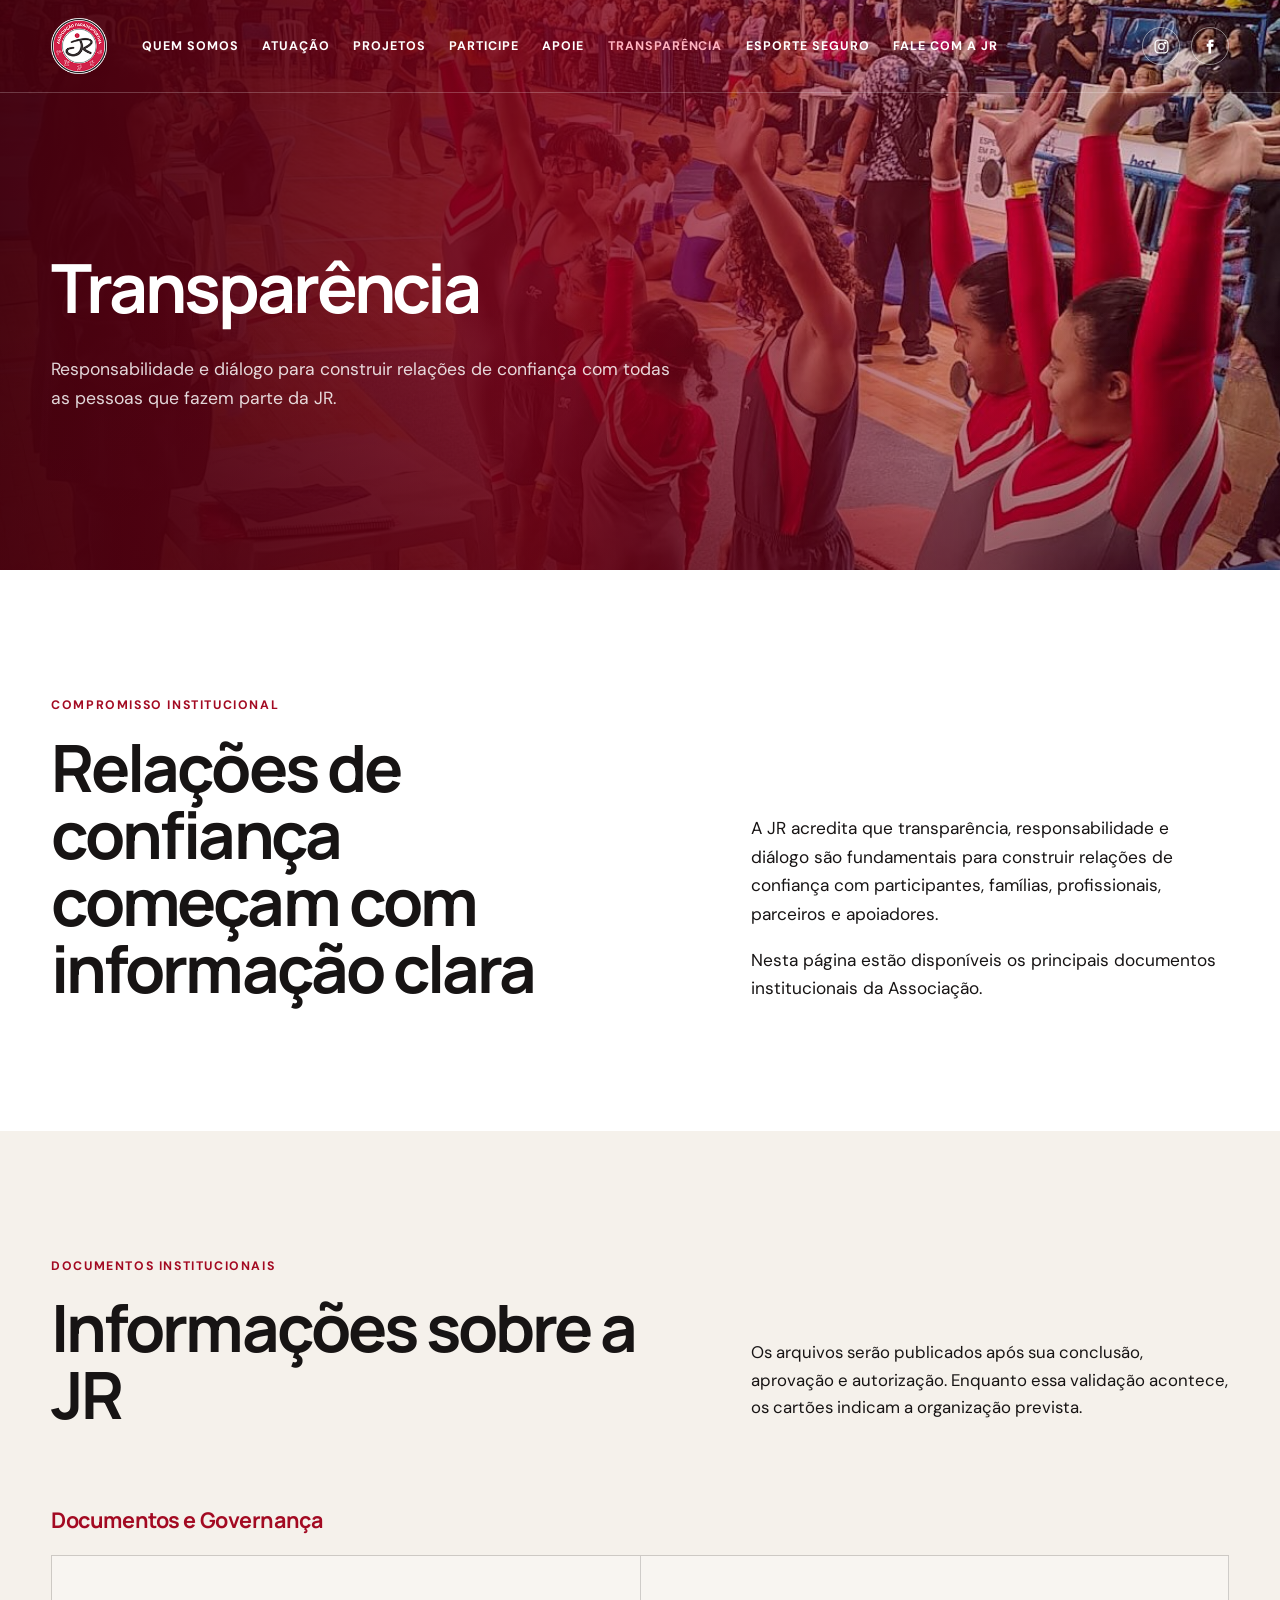
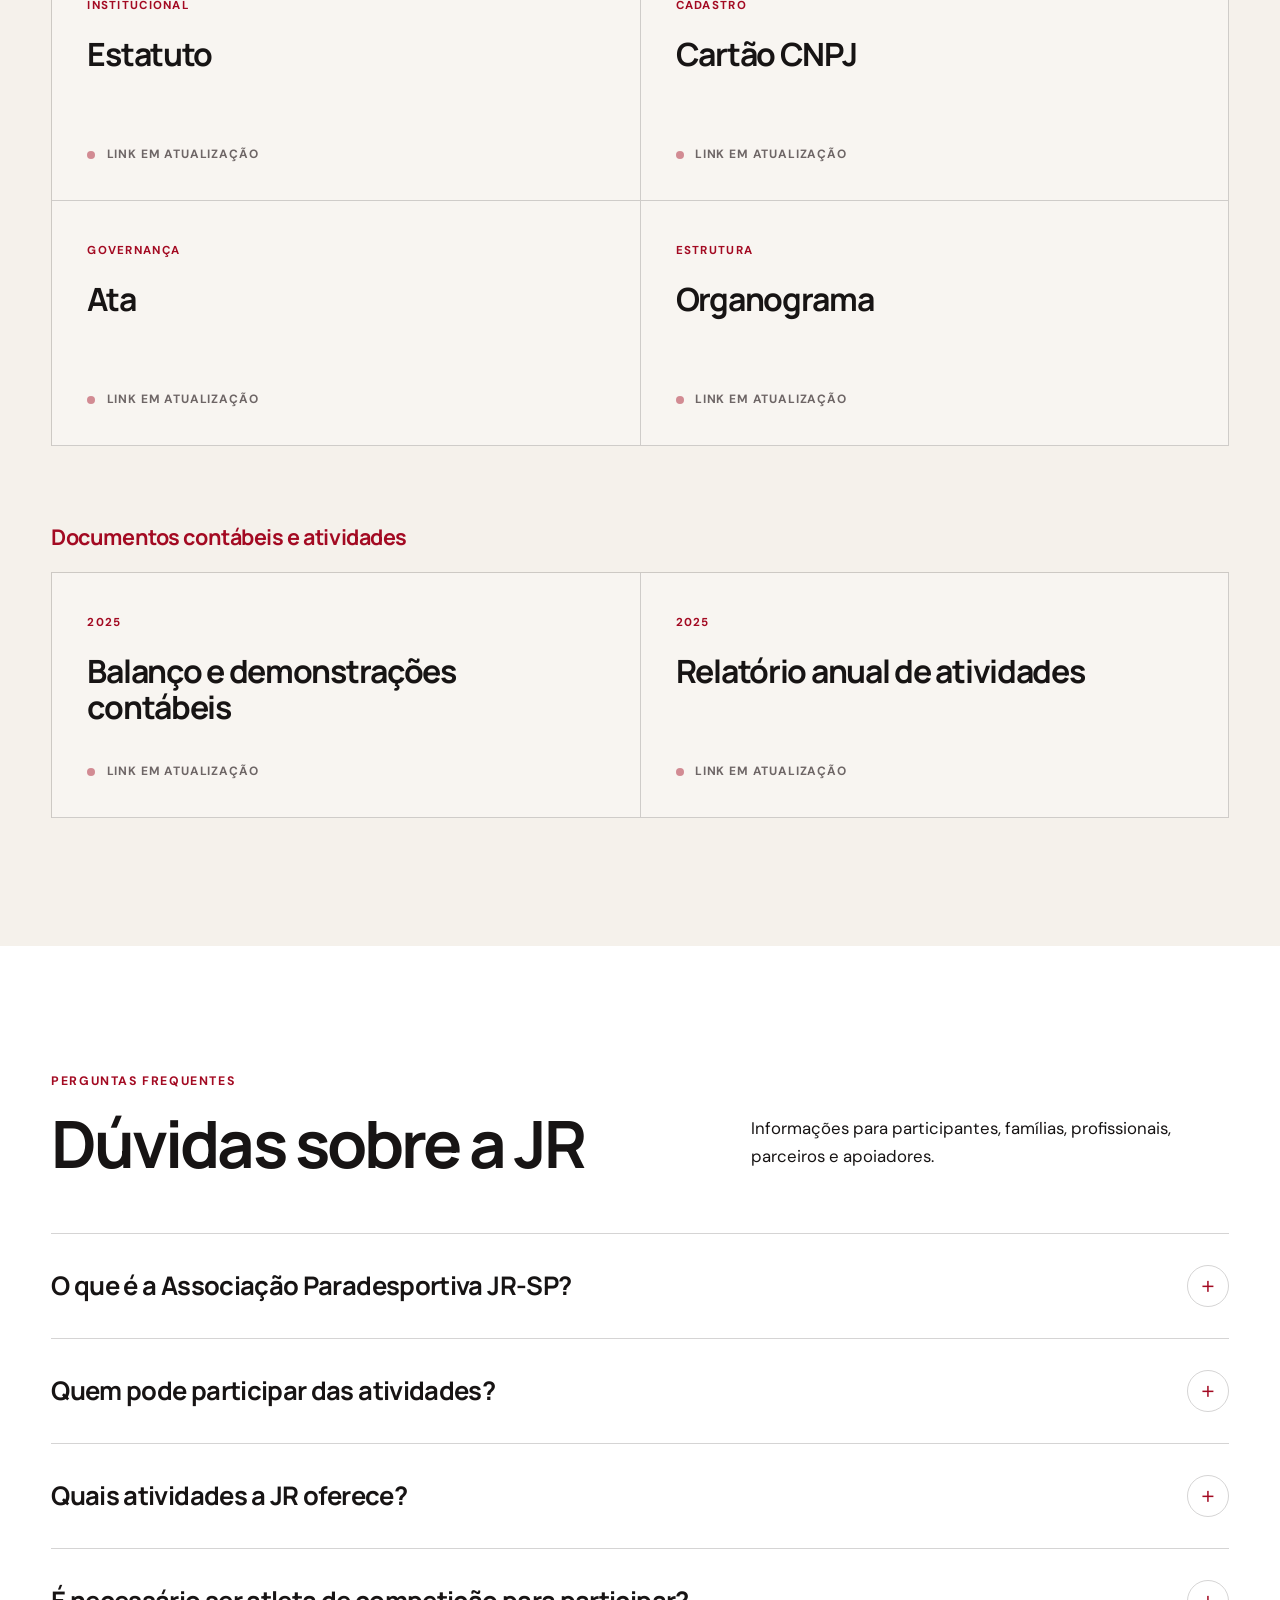
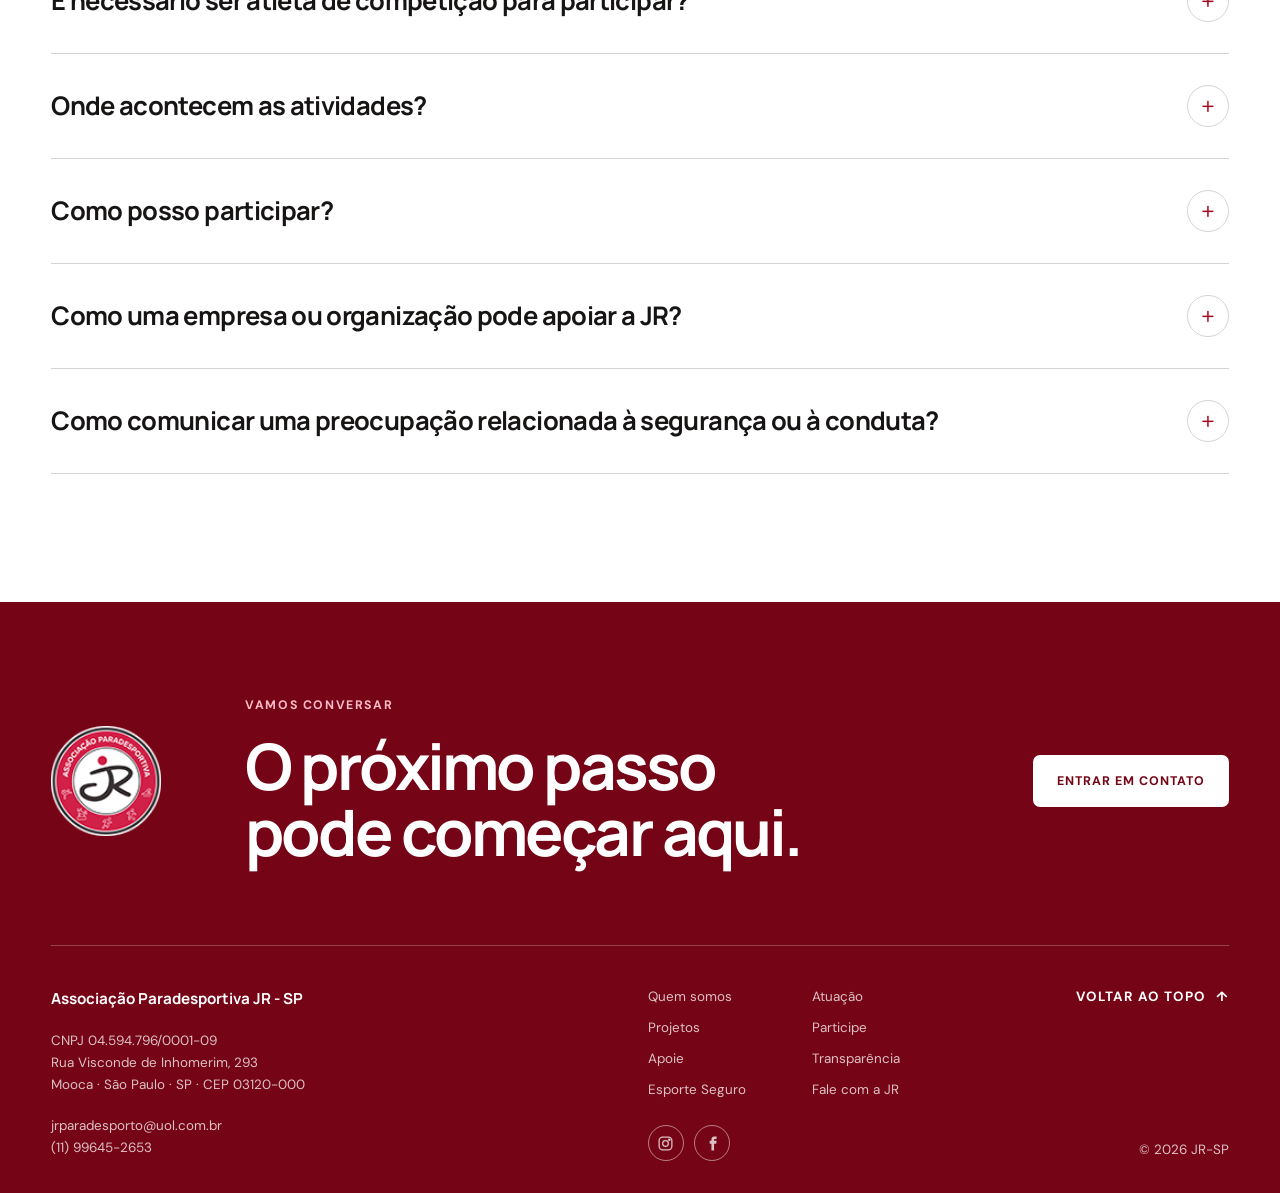
<file: transparencia.html>
<!doctype html>
<html lang="pt-BR">
<head>
  <meta charset="utf-8">
  <meta name="viewport" content="width=device-width, initial-scale=1">
  <meta name="description" content="Consulte os documentos institucionais e as perguntas frequentes da Associação Paradesportiva JR-SP.">
  <title>Transparência | Associação Paradesportiva JR-SP</title>
  <link rel="icon" href="assets/favicon.svg" type="image/svg+xml">
  <link rel="preconnect" href="https://fonts.googleapis.com">
  <link rel="preconnect" href="https://fonts.gstatic.com" crossorigin>
  <link href="https://fonts.googleapis.com/css2?family=DM+Sans:wght@400;500;600;700&family=Manrope:wght@500;600;700;800&display=swap" rel="stylesheet">
  <link rel="stylesheet" href="styles.css?v=6">
</head>
<body class="inner-page">
  <a class="skip-link" href="#conteudo">Ir para o conteúdo</a>

  <header class="site-header solid-header" id="inicio">
    <div class="nav-wrap">
      <a class="brand" href="index.html" aria-label="JR-SP, início">
        <img src="assets/logo.png" alt="Associação Paradesportiva JR-SP" width="56" height="56">
      </a>
      <button class="menu-button" type="button" aria-expanded="false" aria-controls="menu-principal">
        <span></span><span></span><span></span><span class="sr-only">Abrir menu</span>
      </button>
      <nav id="menu-principal" aria-label="Navegação principal">
        <a href="quem-somos.html">Quem somos</a>
        <a href="atuacao.html">Atuação</a>
        <a href="projetos.html">Projetos</a>
        <a href="participe.html">Participe</a>
        <a href="apoie.html">Apoie</a>
        <a class="active" href="transparencia.html" aria-current="page">Transparência</a>
        <a href="esporte-seguro.html">Esporte Seguro</a>
        <a href="fale-com-a-jr.html">Fale com a JR</a>
      </nav>
      <div class="header-socials" aria-label="Redes sociais">
        <a href="https://www.instagram.com/jrparadesporto/" target="_blank" rel="noopener noreferrer" aria-label="Instagram da JR-SP">
          <svg viewBox="0 0 24 24" aria-hidden="true"><rect x="3" y="3" width="18" height="18" rx="5"></rect><circle cx="12" cy="12" r="4"></circle><circle cx="17.4" cy="6.7" r="1"></circle></svg>
        </a>
        <a href="https://www.facebook.com/associacaoparadesportivajrsp" target="_blank" rel="noopener noreferrer" aria-label="Facebook da JR-SP">
          <svg viewBox="0 0 24 24" aria-hidden="true"><path d="M14.2 8.2V6.7c0-.8.5-1 1-1h2.6V2.1L14.7 2C11.3 2 10.5 4.1 10.5 6.2v2H8v4h2.5V22h3.7v-9.8h3.1l.5-4h-3.6Z"></path></svg>
        </a>
      </div>
    </div>
  </header>

  <main id="conteudo">
    <section class="transparency-hero">
      <div class="transparency-hero-copy">
        <h1>Transparência</h1>
        <p>Responsabilidade e diálogo para construir relações de confiança com todas as pessoas que fazem parte da JR.</p>
      </div>
    </section>

    <section class="transparency-intro section surface-white">
      <div>
        <p class="eyebrow">Compromisso institucional</p>
        <h2>Relações de confiança começam com informação clara</h2>
      </div>
      <div>
        <p>A JR acredita que transparência, responsabilidade e diálogo são fundamentais para construir relações de confiança com participantes, famílias, profissionais, parceiros e apoiadores.</p>
        <p>Nesta página estão disponíveis os principais documentos institucionais da Associação.</p>
      </div>
    </section>

    <section class="documents section" aria-labelledby="documentos-title">
      <div class="documents-head">
        <div>
          <p class="eyebrow">Documentos institucionais</p>
          <h2 id="documentos-title">Informações sobre a JR</h2>
        </div>
        <p>Os arquivos serão publicados após sua conclusão, aprovação e autorização. Enquanto essa validação acontece, os cartões indicam a organização prevista.</p>
      </div>

      <div class="document-group">
        <h3>Documentos e Governança</h3>
        <div class="document-grid">
          <article class="document-card"><div><span class="document-type">Institucional</span><h4>Estatuto</h4></div><span class="document-status">Link em atualização</span></article>
          <article class="document-card"><div><span class="document-type">Cadastro</span><h4>Cartão CNPJ</h4></div><span class="document-status">Link em atualização</span></article>
          <article class="document-card"><div><span class="document-type">Governança</span><h4>Ata</h4></div><span class="document-status">Link em atualização</span></article>
          <article class="document-card"><div><span class="document-type">Estrutura</span><h4>Organograma</h4></div><span class="document-status">Link em atualização</span></article>
        </div>
      </div>

      <div class="document-group">
        <h3>Documentos contábeis e atividades</h3>
        <div class="document-grid">
          <article class="document-card"><div><span class="document-type">2025</span><h4>Balanço e demonstrações contábeis</h4></div><span class="document-status">Link em atualização</span></article>
          <article class="document-card"><div><span class="document-type">2025</span><h4>Relatório anual de atividades</h4></div><span class="document-status">Link em atualização</span></article>
        </div>
      </div>
    </section>

    <section class="faq section surface-white" aria-labelledby="faq-title">
      <div class="faq-head">
        <div><p class="eyebrow">Perguntas frequentes</p><h2 id="faq-title">Dúvidas sobre a JR</h2></div>
        <p>Informações para participantes, famílias, profissionais, parceiros e apoiadores.</p>
      </div>
      <div class="faq-list">
        <details><summary>O que é a Associação Paradesportiva JR-SP?<span aria-hidden="true">+</span></summary><div><p>A JR é uma organização da sociedade civil que promove o desenvolvimento esportivo e humano de pessoas com deficiência, com atuação destacada junto a pessoas com deficiência intelectual, incluindo pessoas com síndrome de Down.</p></div></details>
        <details><summary>Quem pode participar das atividades?<span aria-hidden="true">+</span></summary><div><p>A Associação atende crianças, jovens e adultos com diferentes experiências e níveis de desenvolvimento. Conforme a modalidade ou o projeto, também pode atender pessoas com diferentes tipos de deficiência.</p><p>A participação depende das atividades disponíveis, do perfil do participante, dos locais de atendimento e da disponibilidade de vagas.</p></div></details>
        <details><summary>Quais atividades a JR oferece?<span aria-hidden="true">+</span></summary><div><p>A JR desenvolve atividades de iniciação esportiva, natação, atletismo, futsal, ginástica artística e rítmica e dança.</p><p>As oportunidades podem envolver desde as primeiras experiências no esporte até o treinamento competitivo e o alto rendimento.</p></div></details>
        <details><summary>É necessário ser atleta de competição para participar?<span aria-hidden="true">+</span></summary><div><p>Não. A JR atende pessoas que estão conhecendo o esporte, participantes que buscam uma atividade contínua e atletas interessados em desenvolver seu desempenho ou participar de competições.</p><p>Cada trajetória é acompanhada de acordo com as características, os interesses e as possibilidades da pessoa.</p></div></details>
        <details><summary>Onde acontecem as atividades?<span aria-hidden="true">+</span></summary><div><p>As atividades são realizadas em diferentes espaços esportivos parceiros. Os locais, modalidades e horários atualizados estarão disponíveis na página Participe.</p><p>Antes da primeira participação, é recomendável entrar em contato com a equipe.</p></div></details>
        <details><summary>Como posso participar?<span aria-hidden="true">+</span></summary><div><p>Entre em contato pelo WhatsApp ou pelo e-mail institucional para conhecer as atividades disponíveis e receber orientações sobre os próximos passos.</p></div></details>
        <details><summary>Como uma empresa ou organização pode apoiar a JR?<span aria-hidden="true">+</span></summary><div><p>Empresas e organizações podem apoiar projetos, contribuir por meio de mecanismos de incentivo ou construir outras formas de parceria.</p><p>As possibilidades podem ser conhecidas nas páginas Projetos e Apoie ou diretamente com a equipe da JR.</p></div></details>
        <details><summary>Como comunicar uma preocupação relacionada à segurança ou à conduta?<span aria-hidden="true">+</span></summary><div><p>Dúvidas, preocupações ou ocorrências relacionadas à segurança, ao bem-estar ou à conduta devem ser encaminhadas pelo canal de Ouvidoria.</p></div></details>
      </div>
    </section>
  </main>

  <footer id="contato">
    <div class="footer-top">
      <img src="assets/logo.png" alt="Associação Paradesportiva JR-SP" width="110" height="110">
      <div><p class="eyebrow light">Vamos conversar</p><h2>O próximo passo<br>pode começar aqui.</h2></div>
      <a class="button button-light" href="fale-com-a-jr.html">Entrar em contato</a>
    </div>
    <div class="footer-bottom">
      <div class="footer-identity">
        <p><strong>Associação Paradesportiva JR - SP</strong></p>
        <p>CNPJ 04.594.796/0001-09<br>Rua Visconde de Inhomerim, 293<br>Mooca · São Paulo · SP · CEP 03120-000</p>
        <p><a href="mailto:jrparadesporto@uol.com.br">jrparadesporto@uol.com.br</a><br><a href="tel:+5511996452653">(11) 99645-2653</a></p>
      </div>
      <div class="footer-navigation">
        <nav aria-label="Navegação do rodapé">
          <a href="quem-somos.html">Quem somos</a><a href="atuacao.html">Atuação</a><a href="projetos.html">Projetos</a><a href="participe.html">Participe</a><a href="apoie.html">Apoie</a><a href="transparencia.html">Transparência</a>
          <a href="esporte-seguro.html">Esporte Seguro</a>
          <a href="fale-com-a-jr.html">Fale com a JR</a>
        </nav>
        <div class="footer-socials" aria-label="Redes sociais">
          <a href="https://www.instagram.com/jrparadesporto/" target="_blank" rel="noopener noreferrer" aria-label="Instagram da JR-SP"><svg viewBox="0 0 24 24" aria-hidden="true"><rect x="3" y="3" width="18" height="18" rx="5"></rect><circle cx="12" cy="12" r="4"></circle><circle cx="17.4" cy="6.7" r="1"></circle></svg></a>
          <a href="https://www.facebook.com/associacaoparadesportivajrsp" target="_blank" rel="noopener noreferrer" aria-label="Facebook da JR-SP"><svg viewBox="0 0 24 24" aria-hidden="true"><path d="M14.2 8.2V6.7c0-.8.5-1 1-1h2.6V2.1L14.7 2C11.3 2 10.5 4.1 10.5 6.2v2H8v4h2.5V22h3.7v-9.8h3.1l.5-4h-3.6Z"></path></svg></a>
        </div>
      </div>
      <div class="footer-return"><a class="back-to-top" href="#inicio">Voltar ao topo <span aria-hidden="true">↑</span></a><p class="copyright">© 2026 JR-SP</p></div>
    </div>
  </footer>
  <script src="script.js"></script>
</body>
</html>
</file>
<file: styles.css>
:root {
  --red: #a30a22;
  --red-dark: #750516;
  --wine: #27020a;
  --ink: #171414;
  --paper: #f5f1eb;
  --white: #fff;
  --line: rgba(23, 20, 20, .18);
  --max: 1240px;
}

* { box-sizing: border-box; }
html { scroll-behavior: smooth; }
body { margin: 0; background: var(--paper); color: var(--ink); font: 400 1rem/1.65 "DM Sans", sans-serif; }
body.menu-open { overflow: hidden; }
a { color: inherit; text-decoration: none; }
img { max-width: 100%; display: block; }
h1, h2, h3, p { margin-top: 0; }
h1, h2, h3 { font-family: "Manrope", sans-serif; line-height: 1.03; letter-spacing: -.045em; }
h2 { font-size: clamp(2.6rem, 5.1vw, 5.2rem); margin-bottom: 0; }
.sr-only { position: absolute; width: 1px; height: 1px; padding: 0; margin: -1px; overflow: hidden; clip: rect(0,0,0,0); white-space: nowrap; border: 0; }
.skip-link { position: fixed; z-index: 100; left: 1rem; top: -5rem; padding: .8rem 1rem; background: white; color: var(--red); }
.skip-link:focus { top: 1rem; }

.site-header { position: absolute; z-index: 20; top: 0; width: 100%; color: white; border-bottom: 1px solid rgba(255,255,255,.22); }
.nav-wrap { max-width: 1400px; margin: auto; height: 92px; padding: 0 4vw; display: flex; align-items: center; gap: 2.2rem; }
.brand { display: flex; align-items: center; flex: 0 0 auto; }
.brand img { width: 56px; height: 56px; object-fit: contain; }
.nav-wrap nav { display: flex; gap: clamp(.9rem, 1.8vw, 2rem); margin-left: 0; font-size: .78rem; font-weight: 700; text-transform: uppercase; letter-spacing: .08em; }
.nav-wrap nav a { transition: opacity .2s; }
.nav-wrap nav a:hover { opacity: .65; }
.header-socials { display: flex; align-items: center; gap: .65rem; margin-left: auto; }
.header-socials a, .footer-socials a { width: 38px; height: 38px; display: grid; place-items: center; border: 1px solid rgba(255,255,255,.48); border-radius: 50%; transition: opacity .2s, transform .2s; }
.header-socials a:hover, .footer-socials a:hover { opacity: .7; transform: translateY(-2px); }
.header-socials svg, .footer-socials svg { width: 17px; height: 17px; fill: none; stroke: currentColor; stroke-width: 1.8; }
.header-socials a:last-child svg, .footer-socials a:last-child svg { fill: currentColor; stroke: none; }
.menu-button { display: none; }

.hero { min-height: 820px; height: 96vh; position: relative; display: flex; align-items: center; overflow: hidden; color: white; background: var(--wine); }
.hero-image { position: absolute; inset: 0; background: url("assets/hero.jpg") center 30% / cover no-repeat; transform: scale(1.015); }
.hero-shade { position: absolute; inset: 0; background: linear-gradient(90deg, rgba(40,0,9,.96) 0%, rgba(105,0,18,.8) 43%, rgba(132,0,23,.12) 74%); }
.hero-content { position: relative; z-index: 2; width: min(92%, var(--max)); margin: 4rem auto 0; }
.eyebrow { margin-bottom: 1.3rem; color: var(--red); font-weight: 700; font-size: .77rem; line-height: 1.2; letter-spacing: .13em; text-transform: uppercase; }
.eyebrow.light { color: #ffbac7; }
.hero h1 { font-size: clamp(3.5rem, 7vw, 7.2rem); max-width: 850px; margin: 0; }
.hero h1 em { font-family: Georgia, serif; font-weight: 400; letter-spacing: -.06em; }
.hero-copy { max-width: 610px; margin: 2rem 0 2.5rem; color: rgba(255,255,255,.84); font-size: 1.12rem; }
.hero-actions { display: flex; align-items: center; gap: 2rem; }
.button { display: inline-flex; justify-content: center; align-items: center; min-height: 52px; padding: .85rem 1.5rem; border-radius: 7px; font-weight: 700; font-size: .78rem; text-transform: uppercase; letter-spacing: .08em; transition: transform .2s, background .2s, color .2s; }
.button:hover { transform: translateY(-2px); }
.button-light { background: white; color: var(--red-dark); }
.button-red { background: var(--red); color: white; }
.text-link { display: inline-flex; gap: .65rem; align-items: center; padding-bottom: .25rem; border-bottom: 1px solid currentColor; font-weight: 700; font-size: .78rem; text-transform: uppercase; letter-spacing: .08em; }
.light-link { color: white; }
.dark-link { color: var(--red); }
.hero-note { position: absolute; right: -5rem; bottom: 9rem; z-index: 2; transform: rotate(90deg); font-size: .67rem; font-weight: 700; letter-spacing: .22em; opacity: .65; }

.section { padding: 8rem max(4vw, calc((100vw - var(--max)) / 2)); }
.surface-white { background: var(--white); }
.section-label { padding-bottom: 1rem; border-bottom: 1px solid var(--line); display: flex; gap: 1rem; font-size: .74rem; font-weight: 700; text-transform: uppercase; letter-spacing: .13em; }
.intro-grid { display: grid; grid-template-columns: 1.1fr .9fr; gap: 9vw; padding: 5rem 0 7rem; align-items: start; }
.intro-grid h2 { max-width: 760px; }
.intro-copy { padding-top: 3.4rem; font-size: 1.08rem; }
.intro-copy p { margin-bottom: 1.35rem; }
.intro-copy .text-link { margin-top: 1rem; }
.impact-strip { display: grid; grid-template-columns: repeat(4, 1fr); border-top: 1px solid var(--line); border-bottom: 1px solid var(--line); }
.impact-strip article { display: flex; gap: 1.3rem; align-items: center; min-height: 154px; padding: 1.6rem; border-right: 1px solid var(--line); }
.impact-strip article:last-child { border-right: 0; }
.impact-strip strong { font: 700 clamp(2.4rem, 4vw, 4.3rem)/1 "Manrope", sans-serif; letter-spacing: -.06em; color: var(--red); }
.impact-strip span { font-size: .78rem; line-height: 1.35; text-transform: uppercase; letter-spacing: .07em; }

.purpose { display: grid; grid-template-columns: 1.25fr .75fr; padding-top: 6rem; padding-bottom: 6rem; }
.purpose-panel { position: relative; min-height: 600px; padding: clamp(3rem, 7vw, 7rem); color: white; background: var(--red); border-radius: 12px; overflow: hidden; }
.purpose-panel:after { content: "JR"; position: absolute; right: -4rem; bottom: -7rem; color: rgba(255,255,255,.075); font: 800 23rem/1 "Manrope", sans-serif; letter-spacing: -.12em; }
.purpose-panel blockquote { position: relative; z-index: 1; margin: 2rem 0; max-width: 790px; font: 500 clamp(3rem, 5.3vw, 5.7rem)/1.04 Georgia, serif; letter-spacing: -.045em; }
.purpose-panel > p:last-child { position: relative; z-index: 1; max-width: 490px; color: rgba(255,255,255,.78); }
.purpose-values { padding: 5rem 0 3rem 5vw; display: flex; flex-direction: column; justify-content: center; }
.purpose-values ul { list-style: none; margin: 0; padding: 0; }
.purpose-values li { display: flex; gap: 1.2rem; padding: 1.6rem 0; border-top: 1px solid var(--line); font: 600 1.1rem/1.35 "Manrope", sans-serif; }
.purpose-values li:last-child { border-bottom: 1px solid var(--line); }

.sports { padding-top: 8rem; }
.section-heading { display: grid; grid-template-columns: 1.4fr .6fr; gap: 7vw; align-items: end; padding: 5rem 0 3rem; }
.section-heading > p { margin-bottom: .4rem; max-width: 420px; font-size: 1.05rem; }
.sports-grid { display: grid; grid-template-columns: repeat(2, 1fr); grid-template-rows: repeat(4, 270px); gap: 1rem; }
.sport-card { position: relative; padding: 1.8rem; color: white; background: linear-gradient(0deg, rgba(30,0,7,.92), rgba(30,0,7,.04)), var(--photo) center / cover; border-radius: 10px; overflow: hidden; display: flex; flex-direction: column; justify-content: flex-end; }
.sport-card:after { content: ""; position: absolute; inset: 0; border: 1px solid rgba(255,255,255,.2); pointer-events: none; }
.sport-card:nth-child(1) { grid-column: 1; grid-row: 1 / 3; }
.sport-card:nth-child(2) { grid-column: 2; grid-row: 1; }
.sport-card:nth-child(3) { grid-column: 2; grid-row: 2; }
.sport-card:nth-child(4) { grid-column: 1; grid-row: 3; }
.sport-card:nth-child(5) { grid-column: 2; grid-row: 3 / 5; }
.sport-card:nth-child(6) { grid-column: 1; grid-row: 4; }
.sport-card.text-card { background: var(--red); }
.sport-card div:last-child { position: relative; z-index: 1; }
.sport-card h3 { margin-bottom: .5rem; font-size: clamp(1.7rem, 3.2vw, 3.2rem); }
.sport-card p { max-width: 520px; margin: 0; font-size: .96rem; line-height: 1.5; color: rgba(255,255,255,.84); }

.projects { color: white; background: var(--wine); }
.light-label { border-color: rgba(255,255,255,.2); }
.light-label span { color: #ff8094; }
.projects-head { display: grid; grid-template-columns: 1.3fr .7fr; gap: 8vw; align-items: end; padding: 5rem 0; }
.projects-head > p { color: rgba(255,255,255,.7); }
.project-list { border-top: 1px solid rgba(255,255,255,.22); }
.project-list article { position: relative; display: grid; grid-template-columns: 1fr 1.15fr 1.3fr 70px; gap: 2rem; align-items: center; padding: 2.4rem 0; border-bottom: 1px solid rgba(255,255,255,.22); }
.project-meta { display: flex; flex-direction: column; gap: .35rem; color: #ff9aac; font-size: .68rem; text-transform: uppercase; letter-spacing: .09em; }
.project-list h3 { margin: 0; font-size: 1.7rem; }
.project-list p { margin: 0; color: rgba(255,255,255,.68); font-size: .9rem; }
.project-list article > a { justify-self: end; width: 48px; height: 48px; border: 1px solid rgba(255,255,255,.4); display: grid; place-items: center; font-size: 1.2rem; }

.participate { padding-bottom: 8rem; }
.participate-grid { display: grid; grid-template-columns: 1fr 1fr; margin-top: 5rem; }
.participate-grid > div { min-height: 570px; padding: clamp(3rem, 6vw, 6rem); display: flex; flex-direction: column; align-items: flex-start; justify-content: center; }
.participate-grid > div:first-child { background: white; }
.participate-grid h2 { font-size: clamp(2.7rem, 4.5vw, 4.8rem); }
.participate-grid p:not(.eyebrow) { max-width: 470px; }
.participate-grid .button { margin-top: 1.5rem; }
.participate-grid > div:first-child { border-radius: 12px 0 0 12px; }
.support-card { color: white; border-radius: 0 12px 12px 0; background: linear-gradient(140deg, rgba(117,5,22,.94), rgba(43,1,10,.96)), url("assets/futsal.jpg") center / cover; }
.support-card p:not(.eyebrow) { color: rgba(255,255,255,.78); }

.safe-sport { position: relative; display: grid; grid-template-columns: 1fr 1fr; gap: 8vw; overflow: hidden; }
.safe-sport { background: var(--white); }
.safe-sport > div { position: relative; z-index: 1; }
.safe-sport > div:last-child { align-self: end; }
.safe-mark { position: absolute !important; right: -3rem; top: 0; z-index: 0 !important; color: rgba(163,10,34,.05); font: 800 26rem/1 "Manrope", sans-serif; letter-spacing: -.15em; }
.safe-links { display: flex; flex-direction: column; align-items: flex-start; gap: 1.2rem; margin-top: 2rem; }

footer { padding: 6rem max(4vw, calc((100vw - var(--max)) / 2)) 2rem; color: white; background: var(--red-dark); }
.footer-top { display: grid; grid-template-columns: 130px 1fr auto; gap: 4rem; align-items: center; padding-bottom: 5rem; }
.footer-top img { width: 110px; }
.footer-top h2 { font-size: clamp(2.6rem, 5vw, 5.2rem); }
.footer-bottom { display: grid; grid-template-columns: 1.7fr 1fr .65fr; gap: clamp(2rem, 6vw, 6rem); padding-top: 2.5rem; border-top: 1px solid rgba(255,255,255,.24); font-size: .84rem; color: rgba(255,255,255,.75); }
.footer-bottom p { margin: 0; }
.footer-bottom a:hover { color: white; }
.footer-identity { display: grid; gap: 1rem; }
.footer-identity strong { color: white; font-family: "Manrope", sans-serif; font-size: .95rem; }
.footer-navigation nav { display: grid; grid-template-columns: 1fr 1fr; gap: .55rem 1.5rem; }
.footer-socials { display: flex; gap: .65rem; margin-top: 1.5rem; }
.footer-socials a { width: 36px; height: 36px; }
.footer-return { display: flex; flex-direction: column; align-items: flex-end; justify-content: space-between; text-align: right; }
.back-to-top { color: white; font-weight: 700; text-transform: uppercase; letter-spacing: .07em; }
.back-to-top span { margin-left: .4rem; }
.copyright { text-align: right; }

@media (max-width: 960px) {
  .nav-wrap nav { gap: 1.1rem; }
  .impact-strip { grid-template-columns: 1fr 1fr; }
  .impact-strip article:nth-child(2) { border-right: 0; }
  .impact-strip article:nth-child(-n+2) { border-bottom: 1px solid var(--line); }
  .purpose { grid-template-columns: 1fr; }
  .purpose-values { padding: 4rem 0; }
  .sports-grid { grid-template-rows: repeat(4, 250px); }
  .project-list article { grid-template-columns: 1fr 1.3fr 60px; }
  .project-list p { display: none; }
  .footer-top { grid-template-columns: 100px 1fr; }
  .footer-top .button { grid-column: 2; justify-self: start; }
}

@media (max-width: 1050px) {
  .menu-button { display: flex; margin-left: .2rem; width: 42px; height: 42px; padding: 10px; border: 1px solid rgba(255,255,255,.45); background: transparent; flex-direction: column; justify-content: center; gap: 5px; }
  .menu-button span:not(.sr-only) { width: 100%; height: 1px; background: white; }
  .nav-wrap nav { display: none; position: fixed; inset: 92px 0 0; padding: 3rem max(1.5rem, 6vw); background: var(--wine); flex-direction: column; gap: 0; overflow-y: auto; }
  .nav-wrap nav.open { display: flex; }
  .nav-wrap nav a { padding: 1rem 0; border-bottom: 1px solid rgba(255,255,255,.18); font-size: 1.05rem; }
}

@media (max-width: 720px) {
  .section { padding: 5.5rem 1.25rem; }
  .site-header { position: absolute; }
  .nav-wrap { height: 76px; padding: 0 1.25rem; }
  .brand img { width: 48px; height: 48px; }
  .menu-button { display: flex; margin-left: .2rem; width: 42px; height: 42px; padding: 10px; border: 1px solid rgba(255,255,255,.45); background: transparent; flex-direction: column; justify-content: center; gap: 5px; }
  .menu-button span:not(.sr-only) { width: 100%; height: 1px; background: white; }
  .nav-wrap nav { display: none; position: fixed; inset: 76px 0 0; padding: 3rem 1.5rem; background: var(--wine); flex-direction: column; gap: 0; }
  .nav-wrap nav.open { display: flex; }
  .nav-wrap nav a { padding: 1.2rem 0; border-bottom: 1px solid rgba(255,255,255,.18); font-size: 1.2rem; }
  .hero { min-height: 760px; height: 100svh; align-items: flex-end; }
  .hero-image { background-position: 61% center; }
  .hero-shade { background: linear-gradient(0deg, rgba(42,0,9,.98) 4%, rgba(100,0,18,.62) 66%, rgba(100,0,18,.2)); }
  .hero-content { width: auto; margin: 0 1.25rem 4.3rem; }
  .hero h1 { font-size: clamp(3rem, 14vw, 4.3rem); }
  .hero-copy { font-size: .95rem; max-width: 90%; }
  .hero-actions { align-items: flex-start; flex-direction: column; gap: 1.2rem; }
  .hero-note { display: none; }
  .intro-grid, .section-heading, .projects-head, .safe-sport { grid-template-columns: 1fr; gap: 2.5rem; }
  .intro-grid { padding: 3.5rem 0 4rem; }
  .intro-copy { padding-top: 0; }
  .impact-strip { grid-template-columns: 1fr 1fr; }
  .impact-strip article { min-height: 145px; padding: 1rem; flex-direction: column; align-items: flex-start; justify-content: center; gap: .5rem; }
  .impact-strip article:nth-child(even) { border-right: 0; }
  .purpose-panel { min-height: 520px; padding: 4rem 1.5rem; }
  .purpose-panel blockquote { font-size: 3rem; }
  .purpose { padding-top: 4rem; padding-bottom: 4rem; }
  .sports { padding-top: 5.5rem; }
  .section-heading { padding: 3.5rem 0 2.5rem; }
  .sports-grid { grid-template-columns: 1fr; grid-template-rows: none; grid-auto-rows: 320px; }
  .sport-card:nth-child(n) { grid-column: 1; grid-row: auto; }
  .projects-head { padding: 3.5rem 0; }
  .project-list article { display: block; padding: 2rem 3.5rem 2rem 0; }
  .project-list h3 { margin: .7rem 0 0; }
  .project-list article > a { position: absolute; right: 0; top: 50%; transform: translateY(-50%); }
  .participate { padding-bottom: 5.5rem; }
  .participate-grid { grid-template-columns: 1fr; margin: 3.5rem -1.25rem 0; }
  .participate-grid > div { min-height: 500px; padding: 4rem 1.5rem; }
  .participate-grid > div:first-child { border-radius: 12px 12px 0 0; }
  .support-card { border-radius: 0 0 12px 12px; }
  .safe-mark { font-size: 18rem; }
  footer { padding: 5rem 1.25rem 2rem; }
  .footer-top { grid-template-columns: 70px 1fr; gap: 1.5rem; }
  .footer-top img { width: 70px; }
  .footer-top .button { grid-column: 1 / -1; }
  .footer-bottom { grid-template-columns: 1fr; gap: 2.5rem; }
  .footer-navigation nav { max-width: 340px; }
  .footer-return { min-height: 90px; align-items: flex-start; text-align: left; }
  .copyright { text-align: left; }
}

/* Página Participe */
.participate-hero { position: relative; min-height: 570px; color: white; background: url("assets/participe-hero.jpg") center 42% / cover no-repeat; overflow: hidden; }
.participate-hero:before { content: ""; position: absolute; inset: 0; background: linear-gradient(90deg, rgba(67,0,13,.96) 0%, rgba(126,1,25,.82) 45%, rgba(150,5,31,.28) 76%, rgba(108,0,21,.12) 100%); }
.participate-hero:after { content: ""; position: absolute; inset: 0; background: linear-gradient(0deg, rgba(74,0,14,.4), transparent 48%); }
.participate-hero-copy { position: relative; z-index: 1; min-height: 570px; width: min(92%, var(--max)); margin: auto; padding-top: 6rem; display: flex; flex-direction: column; justify-content: center; }
.participate-hero h1 { margin: 0; font-size: clamp(3.4rem, 5.3vw, 5.8rem); }
.participate-hero p { max-width: 620px; margin: 2rem 0 0; color: rgba(255,255,255,.84); font-size: 1.1rem; }
.participate-intro { display: grid; grid-template-columns: 1.1fr .9fr; gap: 9vw; align-items: end; }
.participate-intro > div:last-child { font-size: 1.08rem; }
.how-to-join { display: grid; grid-template-columns: .8fr 1.2fr; gap: 8vw; align-items: start; }
.how-to-join h2 { font-size: clamp(2.8rem, 5vw, 5.3rem); }
.join-steps { display: grid; grid-template-columns: repeat(3, 1fr); border-top: 1px solid var(--line); }
.join-steps article { padding: 2rem 1.3rem 2rem 0; border-bottom: 1px solid var(--line); }
.join-steps strong { color: var(--red); font: 700 1.15rem/1.2 "Manrope", sans-serif; }
.join-steps p { margin: .8rem 0 0; font-size: .92rem; }
.activities-head { display: grid; grid-template-columns: 1.1fr .9fr; gap: 9vw; align-items: end; padding: 5rem 0 4rem; }
.activities-head > p { font-size: 1.05rem; }
.activity-list { display: grid; grid-template-columns: 1fr 1fr; gap: 1rem; }
.activity-list article { display: grid; grid-template-columns: .9fr 1.1fr; min-height: 300px; overflow: hidden; border: 1px solid var(--line); border-radius: 10px; background: var(--paper); }
.activity-photo { min-height: 300px; background: linear-gradient(0deg, rgba(42,0,9,.14), rgba(42,0,9,.02)), var(--activity-image) center / cover no-repeat; }
.activity-solid { display: grid; place-items: center; background: var(--red); color: rgba(255,255,255,.16); font: 800 8rem/1 "Manrope", sans-serif; letter-spacing: -.12em; }
.activity-list article > div:last-child { padding: 2rem; display: flex; flex-direction: column; justify-content: center; }
.activity-list h3 { margin-bottom: 1rem; font-size: 1.75rem; }
.activity-list p { margin: 0; font-size: .92rem; line-height: 1.55; }
.activity-list dl { margin: 0; display: grid; grid-template-columns: auto 1fr; gap: .4rem 1rem; font-size: .84rem; line-height: 1.45; }
.activity-list dt { color: var(--red); font-weight: 700; text-transform: uppercase; letter-spacing: .06em; }
.activity-list dd { margin: 0; }
.activity-list dd a { text-decoration: underline; text-underline-offset: .2em; }
.join-cta { display: grid; grid-template-columns: 1.1fr .9fr; gap: 9vw; align-items: center; color: white; background: var(--red); }
.join-cta h2 { font-size: clamp(2.8rem, 5vw, 5.3rem); }
.join-cta > div:last-child { font-size: 1.05rem; }
.join-actions { display: flex; align-items: center; gap: 1.8rem; margin-top: 1.5rem; }

@media (max-width: 1050px) {
  .activity-list { grid-template-columns: 1fr; }
}

@media (max-width: 960px) {
  .participate-intro, .how-to-join, .activities-head, .join-cta { grid-template-columns: 1fr; }
}

@media (max-width: 720px) {
  .participate-hero { min-height: 580px; background-position: 60% center; }
  .participate-hero:before { background: linear-gradient(0deg, rgba(55,0,11,.98) 0%, rgba(123,0,23,.72) 62%, rgba(123,0,23,.2) 100%); }
  .participate-hero-copy { min-height: 580px; width: auto; margin: 0 1.25rem; padding: 9rem 0 4rem; justify-content: flex-end; }
  .join-steps { grid-template-columns: 1fr; }
  .activity-list article { grid-template-columns: 1fr; }
  .activity-photo { min-height: 260px; }
  .join-actions { align-items: flex-start; flex-direction: column; }
}

/* Página Projetos */
.projects-hero { position: relative; min-height: 570px; color: white; background: url("assets/quem-somos-hero.jpg") center 47% / cover no-repeat; overflow: hidden; }
.projects-hero:before { content: ""; position: absolute; inset: 0; background: linear-gradient(90deg, rgba(67,0,13,.96) 0%, rgba(126,1,25,.82) 45%, rgba(150,5,31,.28) 76%, rgba(108,0,21,.12) 100%); }
.projects-hero:after { content: ""; position: absolute; inset: 0; background: linear-gradient(0deg, rgba(74,0,14,.4), transparent 48%); }
.projects-hero-copy { position: relative; z-index: 1; min-height: 570px; width: min(92%, var(--max)); margin: auto; padding-top: 6rem; display: flex; flex-direction: column; justify-content: center; }
.projects-hero h1 { margin: 0; font-size: clamp(3.4rem, 5.3vw, 5.8rem); }
.projects-hero p { max-width: 620px; margin: 2rem 0 0; color: rgba(255,255,255,.84); font-size: 1.1rem; }
.projects-intro { display: grid; grid-template-columns: 1.1fr .9fr; gap: 9vw; align-items: end; }
.projects-intro > div:last-child { font-size: 1.08rem; }
.projects-intro > div:last-child p:last-child { margin-bottom: 0; }
.project-showcase { display: grid; grid-template-columns: 1fr 1fr; gap: clamp(3rem, 8vw, 8rem); align-items: center; }
.project-showcase.reverse .project-photo { order: 2; }
.project-photo { min-height: 620px; border-radius: 12px; background: linear-gradient(0deg, rgba(42,0,9,.12), rgba(42,0,9,.02)), var(--project-image) center / cover no-repeat; }
.project-photo-futsal { background-position: center 38%; }
.project-content h2 { margin: 1.2rem 0 2rem; font-size: clamp(2.7rem, 4.4vw, 4.8rem); }
.project-content > p:not(.project-status) { font-size: 1.02rem; }
.project-status { display: inline-flex; margin-bottom: 0; padding: .55rem .8rem; border-radius: 999px; color: var(--red); background: rgba(163,10,34,.09); font-size: .72rem; font-weight: 700; letter-spacing: .08em; text-transform: uppercase; }
.project-status.running { color: #165936; background: #e5f2ea; }
.project-status.funding { color: #8d4d00; background: #f8ead5; }
.projects-cta { display: grid; grid-template-columns: 1.1fr .9fr; gap: 9vw; align-items: center; color: white; background: var(--red); }
.projects-cta h2 { font-size: clamp(2.8rem, 5vw, 5.3rem); }
.projects-cta > div:last-child { font-size: 1.05rem; }
.projects-cta .button { margin-top: 1.5rem; }

@media (max-width: 960px) {
  .projects-intro, .project-showcase, .projects-cta { grid-template-columns: 1fr; }
  .project-showcase.reverse .project-photo { order: 0; }
  .project-photo { min-height: 520px; }
}

@media (max-width: 720px) {
  .projects-hero { min-height: 580px; background-position: 62% center; }
  .projects-hero:before { background: linear-gradient(0deg, rgba(55,0,11,.98) 0%, rgba(123,0,23,.72) 62%, rgba(123,0,23,.2) 100%); }
  .projects-hero-copy { min-height: 580px; width: auto; margin: 0 1.25rem; padding: 9rem 0 4rem; justify-content: flex-end; }
  .project-photo { min-height: 420px; }
  .project-content h2 { font-size: 2.65rem; }
}

@media (prefers-reduced-motion: reduce) {
  html { scroll-behavior: auto; }
  *, *:before, *:after { animation-duration: .01ms !important; transition-duration: .01ms !important; }
}

/* Página Apoie */
.support-hero { position: relative; min-height: 570px; color: white; background: url("assets/apoie-hero.jpg") center 48% / cover no-repeat; overflow: hidden; }
.support-hero:before { content: ""; position: absolute; inset: 0; background: linear-gradient(90deg, rgba(67,0,13,.95) 0%, rgba(126,1,25,.78) 42%, rgba(150,5,31,.24) 72%, rgba(108,0,21,.1) 100%); }
.support-hero:after { content: ""; position: absolute; inset: 0; background: linear-gradient(0deg, rgba(74,0,14,.42), transparent 48%); }
.support-hero-copy { position: relative; z-index: 1; min-height: 570px; width: min(92%, var(--max)); margin: auto; padding-top: 6rem; display: flex; flex-direction: column; justify-content: center; }
.support-hero h1 { margin: 0; font-size: clamp(3.4rem, 5.3vw, 5.8rem); }
.support-hero p { max-width: 620px; margin: 2rem 0 0; color: rgba(255,255,255,.84); font-size: 1.1rem; }
.support-intro { display: grid; grid-template-columns: 1.1fr .9fr; gap: 9vw; align-items: end; }
.support-intro > div:last-child { font-size: 1.08rem; }
.support-intro > div:last-child p:last-child { margin-bottom: 0; }
.support-options-head, .funding-head { display: grid; grid-template-columns: 1.1fr .9fr; gap: 9vw; align-items: end; padding-bottom: 4rem; }
.support-options-head > p, .funding-head > p { max-width: 500px; font-size: 1.05rem; }
.support-options-grid { display: grid; grid-template-columns: repeat(3, 1fr); border-top: 1px solid var(--line); border-left: 1px solid var(--line); }
.support-options-grid article { min-height: 390px; padding: clamp(2rem, 3.4vw, 3.5rem); border-right: 1px solid var(--line); border-bottom: 1px solid var(--line); display: flex; flex-direction: column; align-items: flex-start; }
.support-icon { display: grid; place-items: center; width: 48px; height: 48px; margin-bottom: auto; border-radius: 50%; color: white; background: var(--red); font: 600 1.35rem/1 "Manrope", sans-serif; }
.support-options-grid h3 { margin: 3rem 0 1rem; font-size: clamp(1.8rem, 2.7vw, 2.6rem); }
.support-options-grid p { margin-bottom: 1.8rem; }
.funding-grid { display: grid; grid-template-columns: 1fr 1fr; gap: 1rem; }
.funding-grid article { overflow: hidden; border: 1px solid var(--line); border-radius: 12px; background: var(--paper); }
.funding-photo { min-height: 430px; background-position: center; background-size: cover; }
.funding-football { background-image: linear-gradient(0deg, rgba(42,0,9,.12), rgba(42,0,9,.02)), url("assets/futsal.jpg"); background-position: center 38%; }
.funding-art { background-image: linear-gradient(0deg, rgba(42,0,9,.12), rgba(42,0,9,.02)), url("assets/danca.jpg"); }
.funding-center { background-image: linear-gradient(0deg, rgba(42,0,9,.12), rgba(42,0,9,.02)), url("assets/natacao.jpg"); }
.funding-women { background-image: linear-gradient(0deg, rgba(42,0,9,.12), rgba(42,0,9,.02)), url("assets/time-feminino.jpg"); }
.funding-copy { padding: clamp(2rem, 4vw, 4rem); }
.funding-copy h3 { margin: 1.5rem 0; font-size: clamp(2rem, 3.5vw, 3.7rem); }
.funding-copy .text-link { margin-top: 1rem; }
.support-partners { display: grid; grid-template-columns: 1.1fr .9fr; gap: 9vw; align-items: center; color: white; background: var(--red); }
.support-partners h2 { font-size: clamp(2.8rem, 5vw, 5.3rem); }
.support-partners > div:last-child { font-size: 1.05rem; }
.support-partners .button { margin-top: 1.5rem; }

@media (max-width: 960px) {
  .support-intro, .support-options-head, .funding-head, .support-partners { grid-template-columns: 1fr; }
  .support-options-grid { grid-template-columns: 1fr; }
  .support-options-grid article { min-height: 330px; }
  .funding-grid { grid-template-columns: 1fr; }
}

@media (max-width: 720px) {
  .support-hero { min-height: 580px; background-position: 60% center; }
  .support-hero:before { background: linear-gradient(0deg, rgba(55,0,11,.98) 0%, rgba(123,0,23,.68) 62%, rgba(123,0,23,.14) 100%); }
  .support-hero-copy { min-height: 580px; width: auto; margin: 0 1.25rem; padding: 9rem 0 4rem; justify-content: flex-end; }
  .support-options-grid article { min-height: 310px; padding: 2.2rem; }
  .funding-photo { min-height: 330px; }
}

/* Página Quem somos */
.solid-header { position: absolute; background: transparent; }
.nav-wrap nav a.active { color: #ffb3c0; }
.about-hero { position: relative; min-height: 570px; color: white; background: url("assets/quem-somos-hero.jpg") center 44% / cover no-repeat; overflow: hidden; }
.about-hero:before { content: ""; position: absolute; inset: 0; background: linear-gradient(90deg, rgba(67,0,13,.96) 0%, rgba(126,1,25,.82) 45%, rgba(150,5,31,.30) 76%, rgba(108,0,21,.12) 100%); }
.about-hero:after { content: ""; position: absolute; inset: 0; background: linear-gradient(0deg, rgba(74,0,14,.38), transparent 45%); }
.about-hero-copy { position: relative; z-index: 1; min-height: 570px; width: min(92%, var(--max)); margin: auto; padding-top: 6rem; display: flex; flex-direction: column; justify-content: center; }
.about-hero h1 { margin: 0; font-size: clamp(3.4rem, 5.3vw, 5.8rem); }
.about-hero h1 em { font-family: Georgia, serif; font-weight: 400; }
.about-hero-copy > p:last-child { max-width: 560px; margin: 2rem 0 0; color: rgba(255,255,255,.84); font-size: 1.1rem; }
.about-opening-grid { display: grid; grid-template-columns: 1.05fr .95fr; gap: 9vw; align-items: start; }
.about-opening-grid h2 { font-size: clamp(2.8rem, 4.5vw, 4.9rem); }
.about-lead { font: 600 clamp(2rem, 3.5vw, 3.7rem)/1.18 "Manrope", sans-serif; letter-spacing: -.045em; }
.about-opening-grid > div { padding-top: .7rem; font-size: 1.08rem; }
.about-opening-grid > div p { margin-bottom: 1.4rem; }
.about-manifesto { display: grid; grid-template-columns: 1fr .7fr; gap: 8vw; }
.about-manifesto .manifesto-copy { padding-top: 3rem; font-size: 1.05rem; }
.mission-vision { display: grid; grid-template-columns: 1fr 1fr; gap: 1rem; padding-top: 0; }
.mission-vision article { min-height: 560px; padding: clamp(3rem, 6vw, 6rem); border-radius: 12px; color: white; background: var(--wine); display: flex; flex-direction: column; justify-content: center; }
.mission-vision article:last-child { background: var(--red); }
.mission-vision h2 { font-size: clamp(2.4rem, 4vw, 4.4rem); }
.mission-vision article > p:last-child { max-width: 540px; margin-top: 1.5rem; color: rgba(255,255,255,.76); }
.values-head { display: grid; grid-template-columns: 1.25fr .75fr; gap: 8vw; align-items: end; padding: 5rem 0 3.5rem; }
.values-head > p { max-width: 420px; }
.value-grid { display: grid; grid-template-columns: repeat(4, 1fr); border-top: 1px solid var(--line); border-left: 1px solid var(--line); }
.value-grid article { min-height: 230px; padding: 2.3rem; border-right: 1px solid var(--line); border-bottom: 1px solid var(--line); }
.value-grid h3 { color: var(--red); font-size: 1.8rem; }
.value-grid p { margin: 0; }
.method { display: grid; grid-template-columns: 1fr 1fr; gap: 1rem; color: white; background: var(--wine); }
.method > * { min-width: 0; }
.method-photo { min-height: 670px; border-radius: 12px; background: url("assets/ginastica.jpg") center / cover; }
.method-copy { padding: clamp(3rem, 6vw, 6rem); display: flex; flex-direction: column; justify-content: center; }
.method-copy h2 { font-size: clamp(2.8rem, 4.7vw, 5rem); }
.method-copy > p:not(.eyebrow) { color: rgba(255,255,255,.76); }
.method-copy ul { margin: 1.5rem 0 0; padding: 0; list-style: none; }
.method-copy li { padding: .9rem 0; border-top: 1px solid rgba(255,255,255,.2); }
.method-copy li:last-child { border-bottom: 1px solid rgba(255,255,255,.2); }
.method-copy li strong { color: white; }
.organization-grid { display: grid; grid-template-columns: .9fr 1.1fr; gap: 8vw; padding-top: 5rem; }
.organization-columns { display: grid; grid-template-columns: 1fr 1fr; }
.organization-columns article { padding: 2rem; border-top: 1px solid var(--line); }
.organization-columns article:nth-child(odd) { border-right: 1px solid var(--line); }
.organization-columns article:nth-last-child(-n+2) { border-bottom: 1px solid var(--line); }
.organization-columns h3 { color: var(--red); font-size: 1.5rem; }
.future { display: grid; grid-template-columns: 1.1fr .9fr; gap: 9vw; align-items: center; }
.future > div:last-child { font-size: 1.05rem; }
.future .button { margin-top: 1.5rem; }
.team-head { display: grid; grid-template-columns: 1.1fr .9fr; gap: 9vw; align-items: end; padding: 5rem 0 4rem; }
.team-head > div:last-child { font-size: 1.05rem; }
.team-grid { display: grid; grid-template-columns: repeat(4, 1fr); gap: 1rem; }
.team-card { overflow: hidden; border: 1px solid var(--line); border-radius: 10px; background: var(--paper); }
.team-card img { width: 100%; aspect-ratio: 1 / .88; object-fit: cover; object-position: center top; filter: grayscale(1) contrast(1.04); transition: filter .25s; }
.team-card:hover img { filter: grayscale(.2) contrast(1.02); }
.team-card > div { padding: 1.2rem; }
.team-card h3 { margin-bottom: .55rem; font-size: 1.08rem; line-height: 1.22; }
.team-card .role { margin: 0; color: var(--red); font-size: .72rem; font-weight: 700; text-transform: uppercase; letter-spacing: .08em; }
.team-card > div > p:last-child:not(.role) { margin: 1rem 0 0; font-size: .82rem; line-height: 1.5; }

@media (max-width: 960px) {
  .about-opening-grid, .about-manifesto, .values-head, .organization-grid, .future { grid-template-columns: 1fr; }
  .about-manifesto .manifesto-copy { padding-top: 0; }
  .value-grid { grid-template-columns: 1fr 1fr; }
  .method { grid-template-columns: 1fr; }
  .method-photo { min-height: 520px; }
  .team-head { grid-template-columns: 1fr; }
  .team-grid { grid-template-columns: repeat(2, 1fr); }
}

@media (max-width: 720px) {
  .solid-header { position: absolute; }
  .about-hero { min-height: 580px; background-position: 62% center; }
  .about-hero:before { background: linear-gradient(0deg, rgba(55,0,11,.98) 0%, rgba(123,0,23,.72) 62%, rgba(123,0,23,.2) 100%); }
  .about-hero-copy { min-height: 580px; width: auto; margin: 0 1.25rem; padding-top: 9rem; justify-content: flex-end; padding-bottom: 4rem; }
  .about-hero h1 { font-size: clamp(3rem, 14vw, 4.4rem); }
  .about-opening-grid { padding-top: 3.5rem; }
  .about-manifesto blockquote { margin-top: 2rem; padding: 3.5rem 1.5rem; }
  .mission-vision { grid-template-columns: 1fr; }
  .mission-vision article { min-height: 470px; padding: 4rem 1.5rem; }
  .value-grid { grid-template-columns: 1fr; }
  .value-grid article { min-height: auto; }
  .method-photo { min-height: 430px; }
  .method-copy { padding: 4rem 1.5rem; }
  .method-copy { overflow-wrap: anywhere; }
  .organization-columns { grid-template-columns: 1fr; }
  .organization-columns article:nth-child(odd) { border-right: 0; }
  .organization-columns article:nth-last-child(-n+2) { border-bottom: 0; }
  .organization-columns article:last-child { border-bottom: 1px solid var(--line); }
  .team-grid { grid-template-columns: 1fr; }
}

/* Página Transparência */
.transparency-hero { position: relative; min-height: 570px; color: white; background: url("assets/ginastica.jpg") center 37% / cover no-repeat; overflow: hidden; }
.transparency-hero:before { content: ""; position: absolute; inset: 0; background: linear-gradient(90deg, rgba(67,0,13,.97) 0%, rgba(126,1,25,.84) 45%, rgba(150,5,31,.34) 76%, rgba(108,0,21,.16) 100%); }
.transparency-hero:after { content: ""; position: absolute; inset: 0; background: linear-gradient(0deg, rgba(74,0,14,.42), transparent 48%); }
.transparency-hero-copy { position: relative; z-index: 1; min-height: 570px; width: min(92%, var(--max)); margin: auto; padding-top: 6rem; display: flex; flex-direction: column; justify-content: center; }
.transparency-hero h1 { margin: 0; font-size: clamp(3.4rem, 5.3vw, 5.8rem); }
.transparency-hero p { max-width: 620px; margin: 2rem 0 0; color: rgba(255,255,255,.84); font-size: 1.1rem; }
.transparency-intro { display: grid; grid-template-columns: 1.1fr .9fr; gap: 9vw; align-items: end; }
.transparency-intro h2 { max-width: 800px; }
.transparency-intro > div:last-child { font-size: 1.08rem; }
.transparency-intro > div:last-child p:last-child { margin-bottom: 0; }
.documents-head, .faq-head { display: grid; grid-template-columns: 1.1fr .9fr; gap: 9vw; align-items: end; padding-bottom: 5rem; }
.documents-head > p, .faq-head > p { max-width: 500px; margin-bottom: .4rem; font-size: 1.05rem; }
.document-group + .document-group { margin-top: 5rem; }
.document-group > h3 { margin-bottom: 1.5rem; color: var(--red); font-size: 1.35rem; letter-spacing: -.02em; }
.document-grid { display: grid; grid-template-columns: 1fr 1fr; border-top: 1px solid var(--line); border-left: 1px solid var(--line); }
.document-card { min-height: 245px; padding: 2.2rem; border-right: 1px solid var(--line); border-bottom: 1px solid var(--line); background: rgba(255,255,255,.28); display: flex; flex-direction: column; justify-content: space-between; }
.document-type { color: var(--red); font-size: .72rem; font-weight: 700; letter-spacing: .11em; text-transform: uppercase; }
.document-card h4 { max-width: 440px; margin: 1.2rem 0 0; font: 700 clamp(1.5rem, 2.5vw, 2.25rem)/1.12 "Manrope", sans-serif; letter-spacing: -.04em; }
.document-status { display: flex; align-items: center; gap: .7rem; margin-top: 2rem; color: #6e6666; font-size: .75rem; font-weight: 700; letter-spacing: .07em; text-transform: uppercase; }
.document-status:before { content: ""; width: 8px; height: 8px; border-radius: 50%; background: var(--red); opacity: .45; }
.faq-head { padding-bottom: 3.5rem; }
.faq-list { border-top: 1px solid var(--line); }
.faq-list details { border-bottom: 1px solid var(--line); }
.faq-list summary { min-height: 104px; padding: 1.7rem 0; display: flex; align-items: center; justify-content: space-between; gap: 2rem; cursor: pointer; list-style: none; font: 700 clamp(1.15rem, 2vw, 1.65rem)/1.25 "Manrope", sans-serif; letter-spacing: -.025em; }
.faq-list summary::-webkit-details-marker { display: none; }
.faq-list summary span { flex: 0 0 auto; width: 42px; height: 42px; display: grid; place-items: center; border: 1px solid var(--line); border-radius: 50%; color: var(--red); font-size: 1.5rem; font-weight: 400; transition: transform .2s, background .2s, color .2s; }
.faq-list details[open] summary span { transform: rotate(45deg); color: white; background: var(--red); }
.faq-list details > div { max-width: 820px; padding: 0 5rem 2rem 0; color: #514b4b; font-size: 1.02rem; }
.faq-list details > div p { margin-bottom: .8rem; }

@media (max-width: 960px) {
  .transparency-intro, .documents-head, .faq-head { grid-template-columns: 1fr; }
}

@media (max-width: 720px) {
  .transparency-hero { min-height: 580px; background-position: 58% center; }
  .transparency-hero:before { background: linear-gradient(0deg, rgba(55,0,11,.98) 0%, rgba(123,0,23,.72) 62%, rgba(123,0,23,.2) 100%); }
  .transparency-hero-copy { min-height: 580px; width: auto; margin: 0 1.25rem; padding: 9rem 0 4rem; justify-content: flex-end; }
  .transparency-hero h1 { font-size: clamp(3rem, 14vw, 4.4rem); }
  .documents-head, .faq-head { padding-bottom: 3.5rem; }
  .document-group + .document-group { margin-top: 4rem; }
  .document-grid { grid-template-columns: 1fr; }
  .document-card { min-height: 220px; padding: 1.7rem; }
  .faq-list summary { min-height: 92px; gap: 1rem; }
  .faq-list summary span { width: 36px; height: 36px; }
  .faq-list details > div { padding-right: 0; }
}

/* Página Esporte Seguro */
.safeguarding-hero { position: relative; min-height: 570px; color: white; background: url("assets/participe-hero.jpg") center 43% / cover no-repeat; overflow: hidden; }
.safeguarding-hero:before { content: ""; position: absolute; inset: 0; background: linear-gradient(90deg, rgba(67,0,13,.97) 0%, rgba(126,1,25,.84) 45%, rgba(150,5,31,.32) 76%, rgba(108,0,21,.14) 100%); }
.safeguarding-hero:after { content: ""; position: absolute; inset: 0; background: linear-gradient(0deg, rgba(74,0,14,.42), transparent 48%); }
.safeguarding-hero-copy { position: relative; z-index: 1; min-height: 570px; width: min(92%, var(--max)); margin: auto; padding-top: 6rem; display: flex; flex-direction: column; justify-content: center; }
.safeguarding-hero h1 { margin: 0; font-size: clamp(3.4rem, 5.3vw, 5.8rem); }
.safeguarding-hero h1 em { font-family: Georgia, serif; font-weight: 400; }
.safeguarding-hero p { max-width: 620px; margin: 2rem 0 0; color: rgba(255,255,255,.84); font-size: 1.1rem; }
.safeguarding-intro { display: grid; grid-template-columns: 1.1fr .9fr; gap: 9vw; align-items: end; }
.safeguarding-intro > div:last-child { font-size: 1.08rem; }
.safeguarding-intro > div:last-child p:last-child { margin-bottom: 0; }
.safeguarding-head { display: grid; grid-template-columns: 1.1fr .9fr; gap: 9vw; align-items: end; padding-bottom: 4rem; }
.safeguarding-head > p { max-width: 500px; margin-bottom: .4rem; font-size: 1.05rem; }
.safeguarding-grid { display: grid; grid-template-columns: 1fr 1fr; border-top: 1px solid var(--line); border-left: 1px solid var(--line); }
.safeguarding-grid article { min-height: 330px; padding: clamp(2rem, 4vw, 4rem); border-right: 1px solid var(--line); border-bottom: 1px solid var(--line); }
.safeguarding-grid span, .safe-document-list span { color: var(--red); font-size: .72rem; font-weight: 700; letter-spacing: .11em; text-transform: uppercase; }
.safeguarding-grid h3 { max-width: 450px; margin: 3.5rem 0 1.2rem; font-size: clamp(1.8rem, 3vw, 3rem); }
.safeguarding-grid p { max-width: 500px; margin-bottom: 0; }
.safe-document-list { border-top: 1px solid var(--line); }
.safe-document-list article { display: grid; grid-template-columns: 1fr auto; gap: 2rem; align-items: center; min-height: 150px; padding: 2rem 0; border-bottom: 1px solid var(--line); }
.safe-document-list h3 { margin: .65rem 0 0; font-size: clamp(1.45rem, 2.5vw, 2.3rem); }
.safe-document-list strong { color: #6e6666; font-size: .72rem; letter-spacing: .08em; text-transform: uppercase; }
.ombudsman { display: grid; grid-template-columns: 1.1fr .9fr; gap: 9vw; align-items: center; color: white; background: var(--wine); }
.ombudsman h2 { max-width: 720px; }
.ombudsman > div:last-child { font-size: 1.08rem; color: rgba(255,255,255,.78); }
.ombudsman-status { display: inline-flex; margin-top: 1.5rem; padding: .8rem 1rem; border: 1px solid rgba(255,255,255,.32); border-radius: 7px; color: white; font-size: .75rem; font-weight: 700; letter-spacing: .08em; text-transform: uppercase; }

@media (max-width: 1180px) and (min-width: 721px) {
  .nav-wrap { gap: 1.3rem; }
  .nav-wrap nav { gap: .85rem; font-size: .7rem; }
  .header-socials { gap: .4rem; }
}

@media (max-width: 960px) {
  .safeguarding-intro, .safeguarding-head, .ombudsman { grid-template-columns: 1fr; }
}

@media (max-width: 720px) {
  .safeguarding-hero { min-height: 580px; background-position: 58% center; }
  .safeguarding-hero:before { background: linear-gradient(0deg, rgba(55,0,11,.98) 0%, rgba(123,0,23,.72) 62%, rgba(123,0,23,.2) 100%); }
  .safeguarding-hero-copy { min-height: 580px; width: auto; margin: 0 1.25rem; padding: 9rem 0 4rem; justify-content: flex-end; }
  .safeguarding-hero h1 { font-size: clamp(3rem, 14vw, 4.4rem); }
  .safeguarding-head { padding-bottom: 3.5rem; }
  .safeguarding-grid { grid-template-columns: 1fr; }
  .safeguarding-grid article { min-height: 290px; padding: 2.2rem; }
  .safe-document-list article { grid-template-columns: 1fr; gap: 1.2rem; }
}

/* Página Atuação */
.action-hero { position: relative; min-height: 570px; color: white; background: url("assets/atletismo.jpg") center 38% / cover no-repeat; overflow: hidden; }
.action-hero:before { content: ""; position: absolute; inset: 0; background: linear-gradient(90deg, rgba(67,0,13,.97) 0%, rgba(126,1,25,.84) 45%, rgba(150,5,31,.3) 76%, rgba(108,0,21,.12) 100%); }
.action-hero:after { content: ""; position: absolute; inset: 0; background: linear-gradient(0deg, rgba(74,0,14,.42), transparent 48%); }
.action-hero-copy { position: relative; z-index: 1; min-height: 570px; width: min(92%, var(--max)); margin: auto; padding-top: 6rem; display: flex; flex-direction: column; justify-content: center; }
.action-hero h1 { max-width: 920px; margin: 0; font-size: clamp(3.4rem, 5.3vw, 5.8rem); }
.action-hero h1 em { font-family: Georgia, serif; font-weight: 400; }
.action-hero p { max-width: 650px; margin: 2rem 0 0; color: rgba(255,255,255,.84); font-size: 1.1rem; }
.pathways-intro { display: grid; grid-template-columns: 1.1fr .9fr; gap: 9vw; align-items: start; }
.pathways-intro > div:last-child { padding-top: 3rem; font-size: 1.05rem; }
.pathway-steps { display: grid; grid-template-columns: repeat(4, 1fr); margin-top: 5rem; border-top: 1px solid var(--line); border-left: 1px solid var(--line); }
.pathway-steps article { min-height: 230px; padding: 2.2rem; border-right: 1px solid var(--line); border-bottom: 1px solid var(--line); }
.pathway-steps span { color: var(--red); font: 700 1.4rem/1.2 "Manrope", sans-serif; }
.pathway-steps p { margin: 3.5rem 0 0; }
.action-sports { padding-top: 8rem; }
.action-inline-cta { display: flex; justify-content: space-between; align-items: center; gap: 2rem; margin-top: 2.5rem; padding-top: 2.5rem; border-top: 1px solid var(--line); }
.action-inline-cta p { margin: 0; font: 600 clamp(1.3rem, 2vw, 1.8rem)/1.3 "Manrope", sans-serif; }
.action-projects, .action-final { display: grid; grid-template-columns: 1.1fr .9fr; gap: 9vw; align-items: center; color: white; background: var(--wine); }
.action-projects h2, .action-final h2 { max-width: 760px; }
.action-projects > div:last-child, .action-final > div:last-child { color: rgba(255,255,255,.76); font-size: 1.05rem; }
.action-projects .button { margin-top: 1.5rem; }
.knowledge { display: grid; grid-template-columns: 1fr 1fr; gap: 1rem; }
.knowledge-photo { min-height: 670px; border-radius: 12px; background: url("assets/futsal.jpg") center / cover; }
.knowledge-copy { padding: clamp(3rem, 6vw, 6rem); display: flex; flex-direction: column; justify-content: center; }
.knowledge-copy h2 { font-size: clamp(2.8rem, 4.7vw, 5rem); }
.knowledge-copy .text-link { align-self: flex-start; margin-top: 1.5rem; }
.action-final { background: var(--red); }
.action-final-buttons { display: flex; align-items: center; gap: 2rem; margin-top: 2rem; }

@media (max-width: 960px) {
  .pathways-intro, .action-projects, .action-final { grid-template-columns: 1fr; }
  .pathways-intro > div:last-child { padding-top: 0; }
  .pathway-steps { grid-template-columns: 1fr 1fr; }
  .knowledge { grid-template-columns: 1fr; }
  .knowledge-photo { min-height: 520px; }
}

@media (max-width: 720px) {
  .action-hero { min-height: 580px; background-position: 62% center; }
  .action-hero:before { background: linear-gradient(0deg, rgba(55,0,11,.98) 0%, rgba(123,0,23,.72) 62%, rgba(123,0,23,.2) 100%); }
  .action-hero-copy { min-height: 580px; width: auto; margin: 0 1.25rem; padding: 9rem 0 4rem; justify-content: flex-end; }
  .action-hero h1 { font-size: clamp(3rem, 13vw, 4.2rem); }
  .pathway-steps { grid-template-columns: 1fr; }
  .pathway-steps article { min-height: 200px; }
  .action-inline-cta, .action-final-buttons { align-items: flex-start; flex-direction: column; }
  .knowledge-photo { min-height: 430px; }
  .knowledge-copy { padding: 4rem 1.5rem; }
}

/* Página Fale com a JR */
.contact-hero { position: relative; min-height: 570px; color: white; background: url("assets/hero.jpg") center 32% / cover no-repeat; overflow: hidden; }
.contact-hero:before { content: ""; position: absolute; inset: 0; background: linear-gradient(90deg, rgba(67,0,13,.97) 0%, rgba(126,1,25,.84) 45%, rgba(150,5,31,.28) 76%, rgba(108,0,21,.12) 100%); }
.contact-hero:after { content: ""; position: absolute; inset: 0; background: linear-gradient(0deg, rgba(74,0,14,.42), transparent 48%); }
.contact-hero-copy { position: relative; z-index: 1; min-height: 570px; width: min(92%, var(--max)); margin: auto; padding-top: 6rem; display: flex; flex-direction: column; justify-content: center; }
.contact-hero h1 { margin: 0; font-size: clamp(3.4rem, 5.3vw, 5.8rem); }
.contact-hero h1 em { font-family: Georgia, serif; font-weight: 400; }
.contact-hero p { max-width: 620px; margin: 2rem 0 0; color: rgba(255,255,255,.84); font-size: 1.1rem; }
.contact-intro, .contact-address, .contact-safety { display: grid; grid-template-columns: 1.1fr .9fr; gap: 9vw; align-items: center; }
.contact-intro > p { max-width: 520px; margin: 0; font-size: 1.08rem; }
.contact-channel-grid { display: grid; grid-template-columns: repeat(3, 1fr); border-top: 1px solid var(--line); border-left: 1px solid var(--line); }
.contact-channel-grid article { min-height: 430px; padding: clamp(2rem, 3.6vw, 3.8rem); border-right: 1px solid var(--line); border-bottom: 1px solid var(--line); display: flex; flex-direction: column; align-items: flex-start; }
.contact-channel-label { color: var(--red); font-size: .72rem; font-weight: 700; letter-spacing: .11em; text-transform: uppercase; }
.contact-channel-grid h3 { margin: 3rem 0 1.2rem; font-size: clamp(1.7rem, 2.7vw, 2.8rem); overflow-wrap: anywhere; }
.contact-channel-grid p { margin-bottom: 2rem; }
.contact-channel-grid .button, .contact-social-links { margin-top: auto; }
.contact-social-links { display: flex; flex-wrap: wrap; gap: 1.2rem; }
.address-card { padding: clamp(2.5rem, 5vw, 5rem); border: 1px solid var(--line); border-radius: 12px; background: var(--paper); }
.address-card > p { margin-bottom: 2rem; font: 600 clamp(1.5rem, 2.5vw, 2.3rem)/1.45 "Manrope", sans-serif; }
.address-card small { display: block; margin-top: 2.5rem; padding-top: 1.5rem; border-top: 1px solid var(--line); color: #6e6666; }
.contact-safety { color: white; background: var(--wine); }
.contact-safety > div:last-child { color: rgba(255,255,255,.78); font-size: 1.05rem; }
.contact-safety .button { margin-top: 1.5rem; }

@media (max-width: 960px) {
  .contact-intro, .contact-address, .contact-safety { grid-template-columns: 1fr; }
  .contact-channel-grid { grid-template-columns: 1fr; }
  .contact-channel-grid article { min-height: 350px; }
}

@media (max-width: 720px) {
  .contact-hero { min-height: 580px; background-position: 62% center; }
  .contact-hero:before { background: linear-gradient(0deg, rgba(55,0,11,.98) 0%, rgba(123,0,23,.72) 62%, rgba(123,0,23,.2) 100%); }
  .contact-hero-copy { min-height: 580px; width: auto; margin: 0 1.25rem; padding: 9rem 0 4rem; justify-content: flex-end; }
  .contact-hero h1 { font-size: clamp(3rem, 14vw, 4.4rem); }
  .contact-channel-grid article { min-height: 330px; padding: 2.2rem; }
  .address-card { padding: 2.2rem; }
}
</file>
